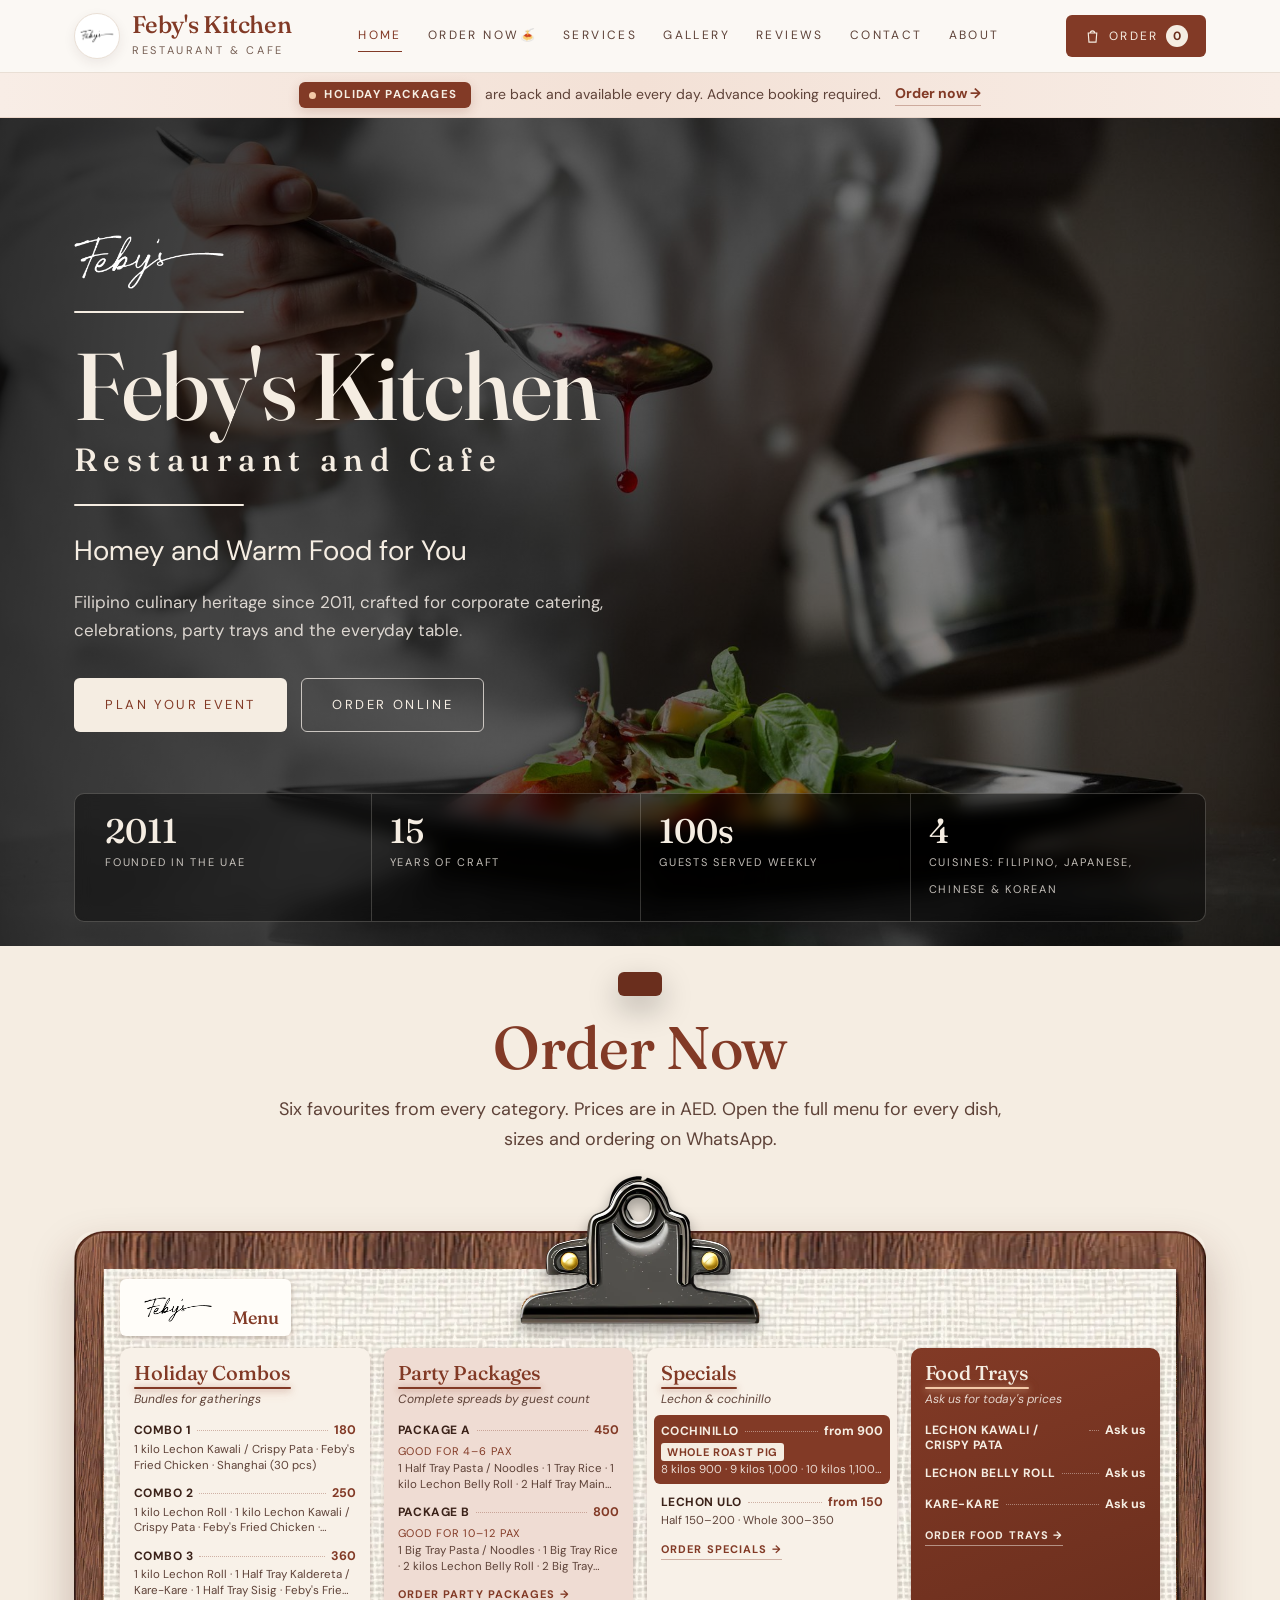
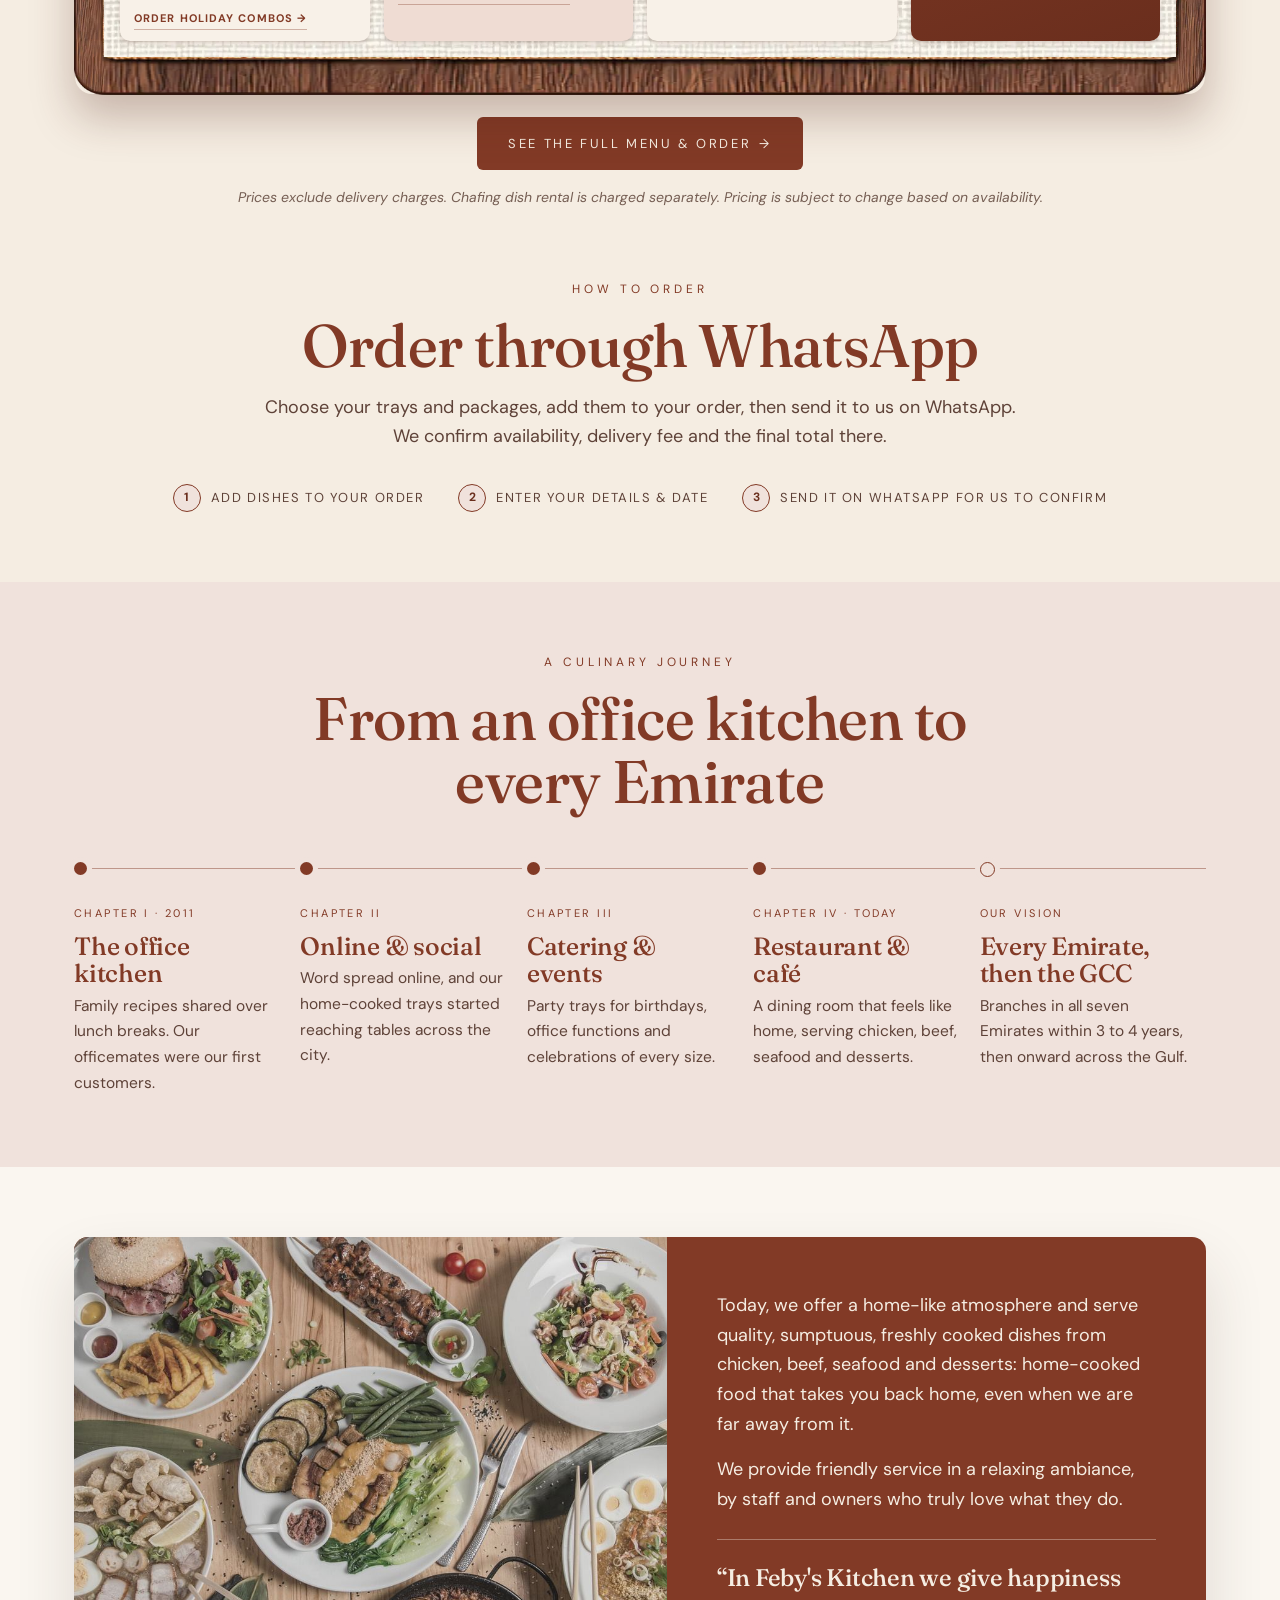
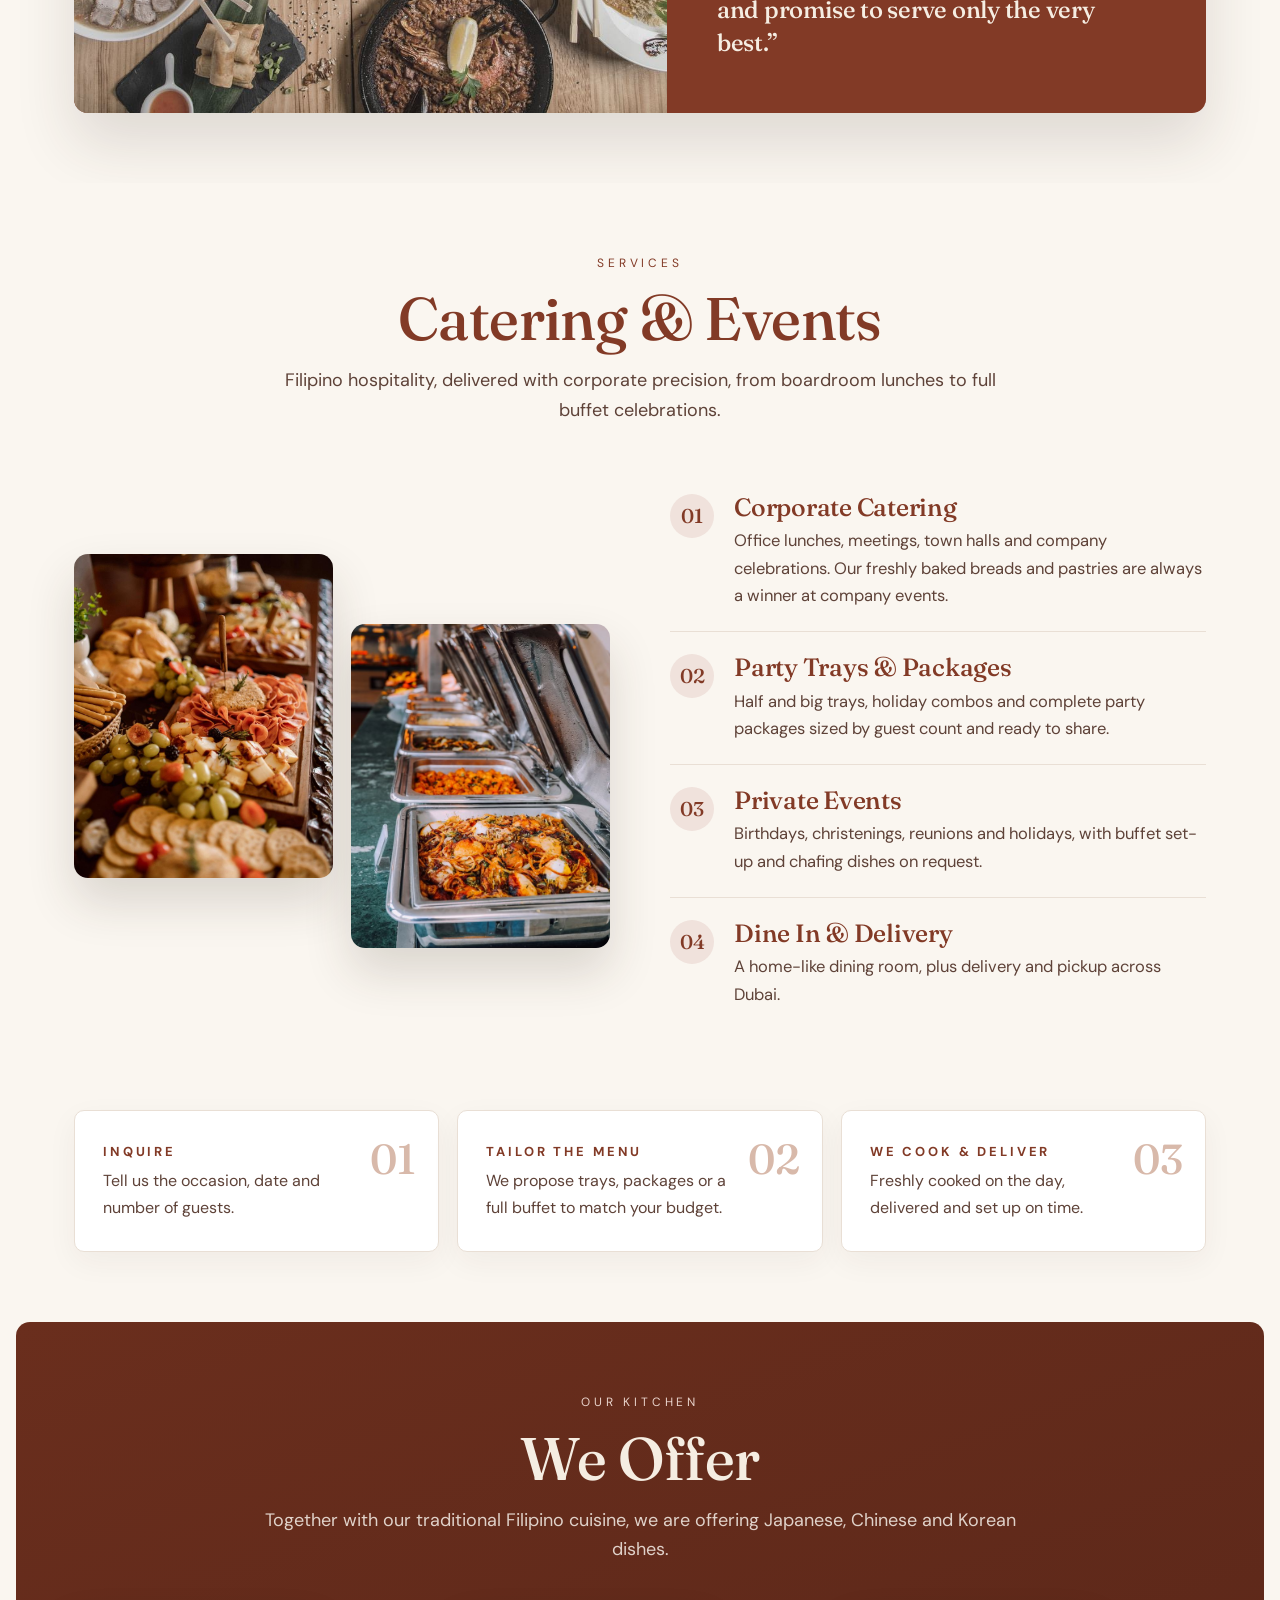
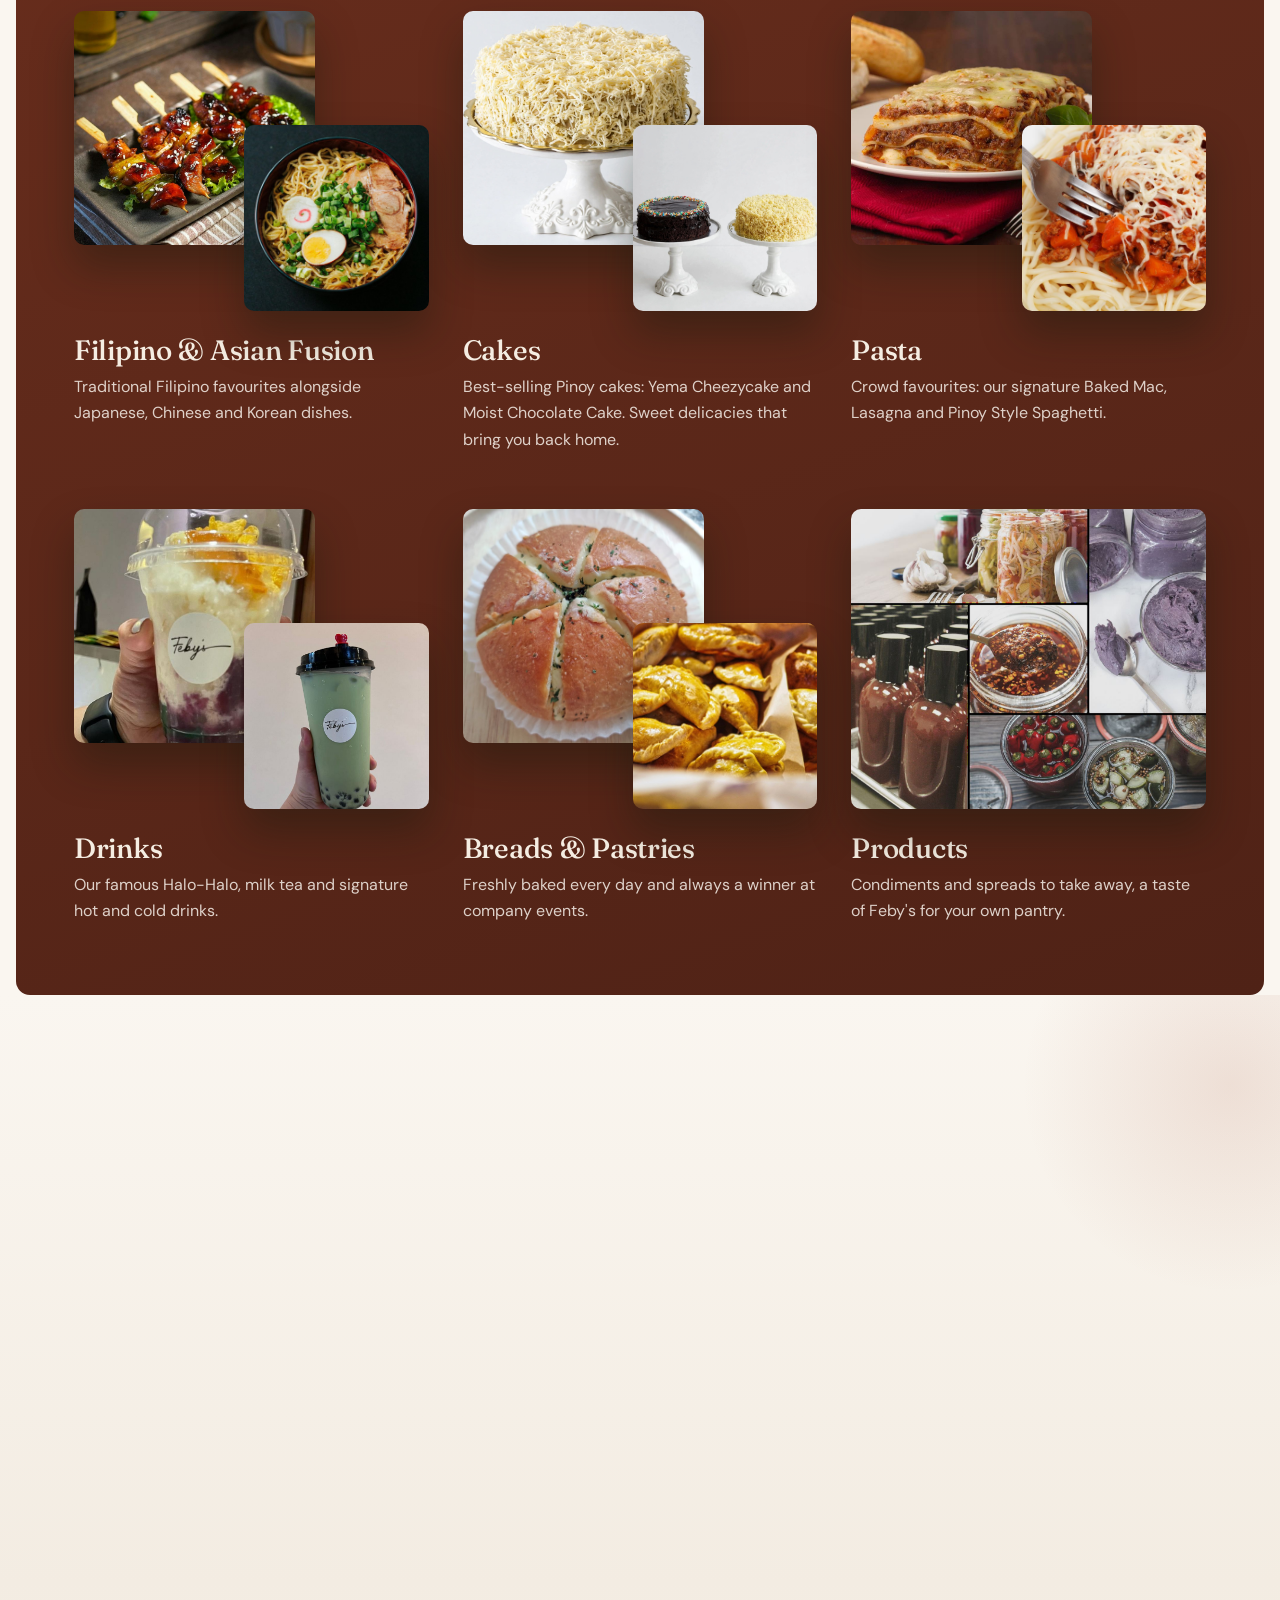
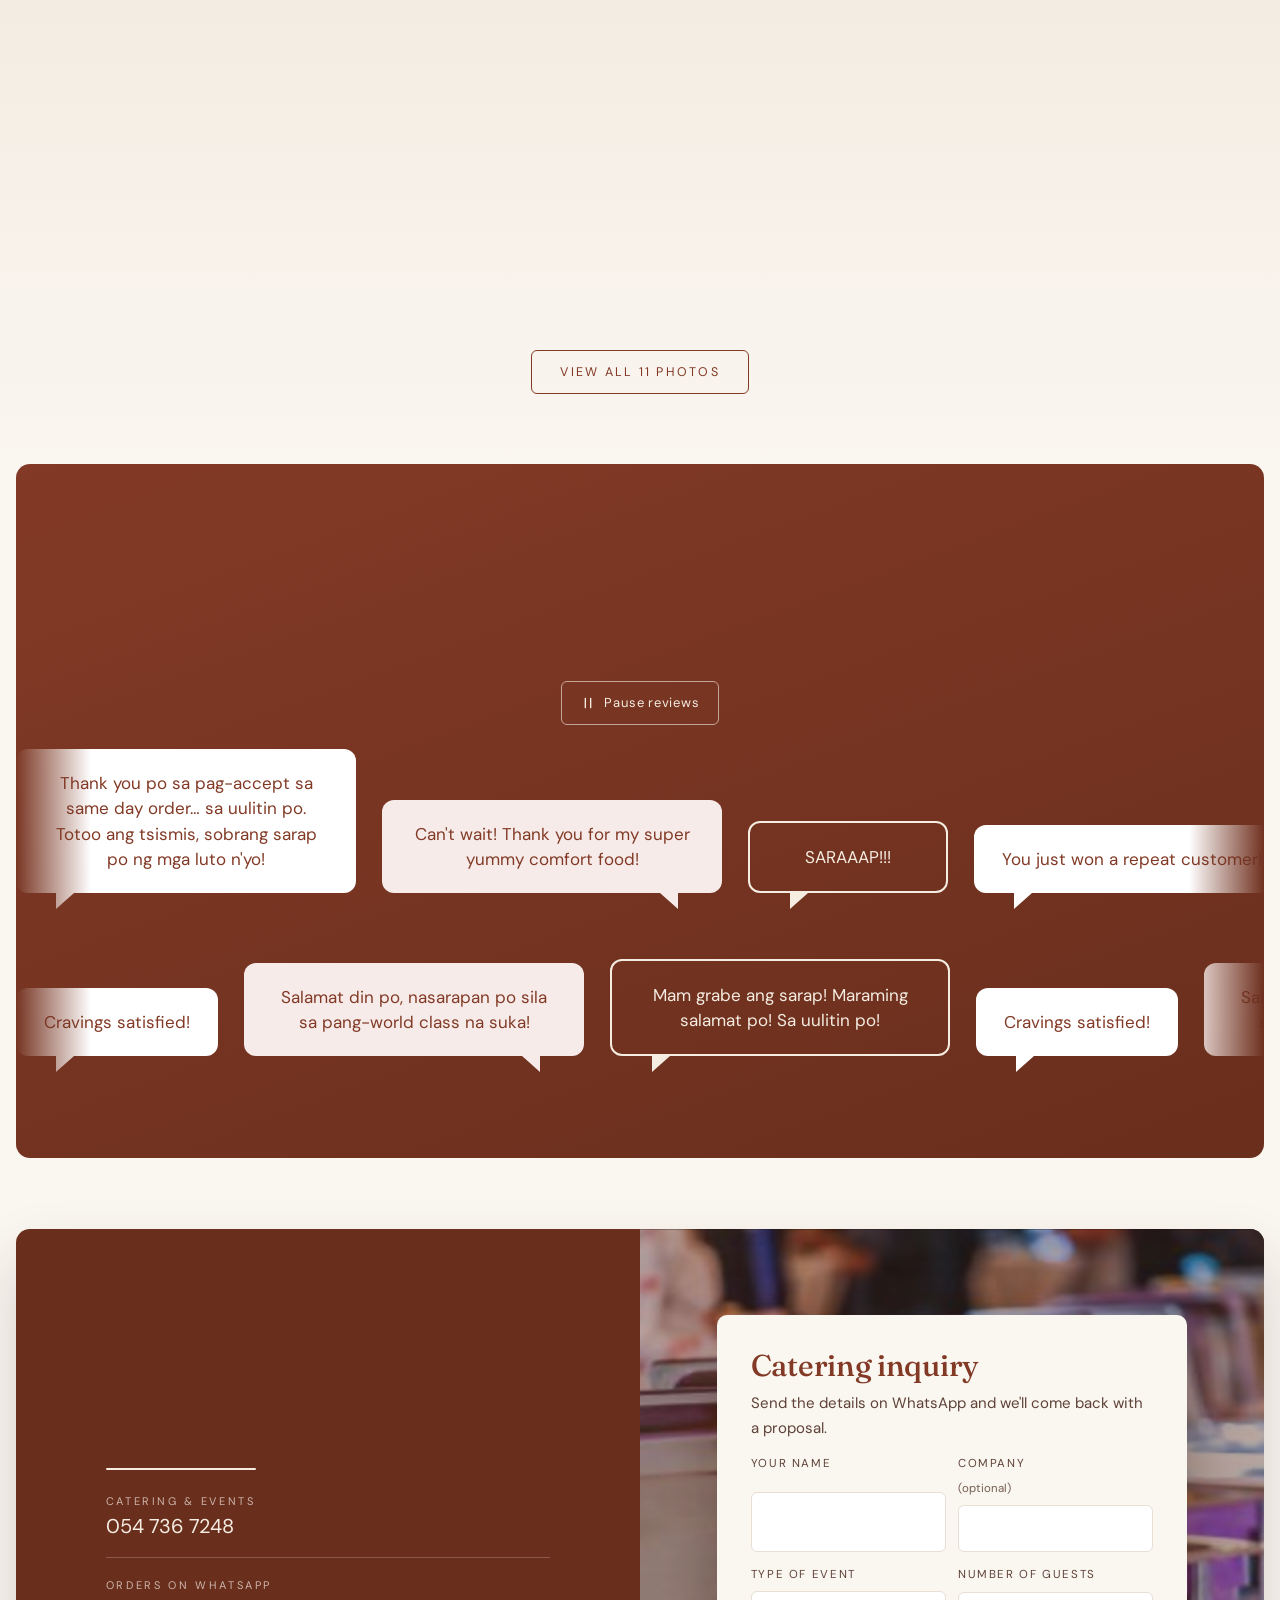
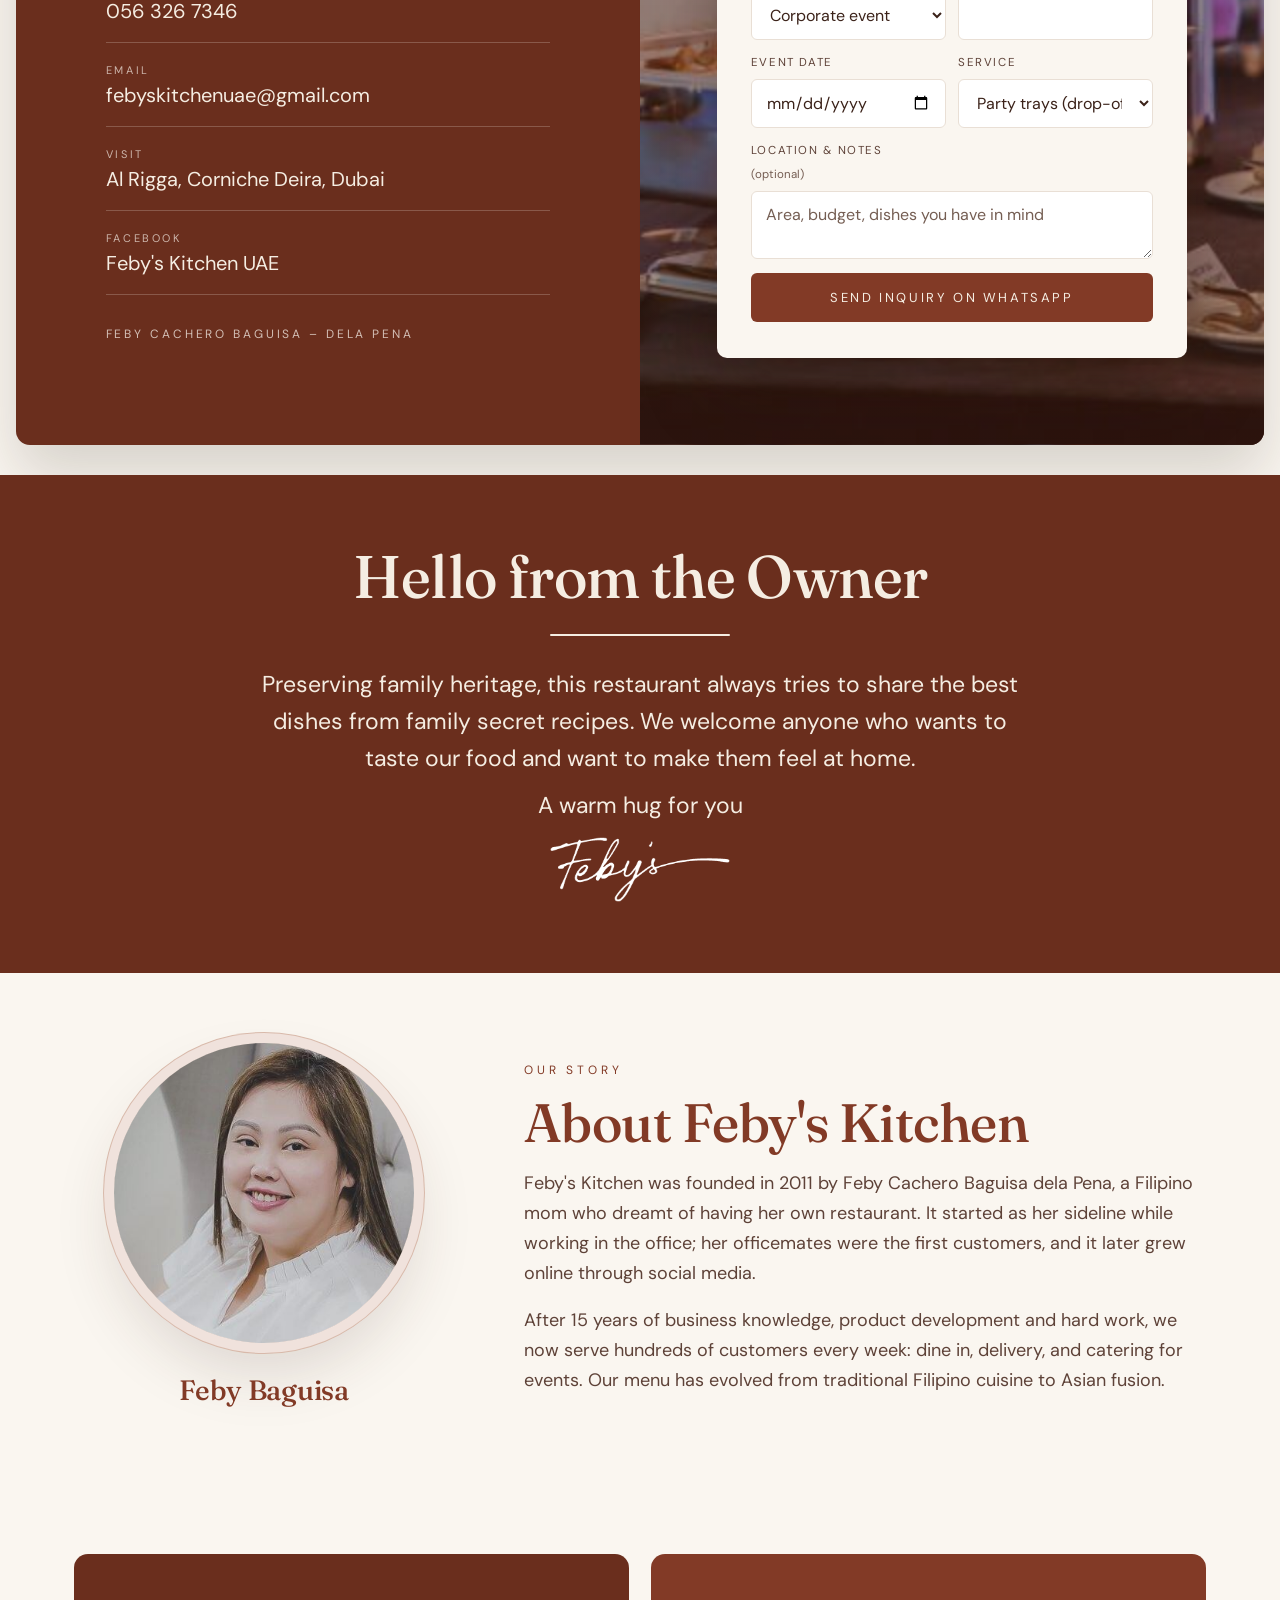
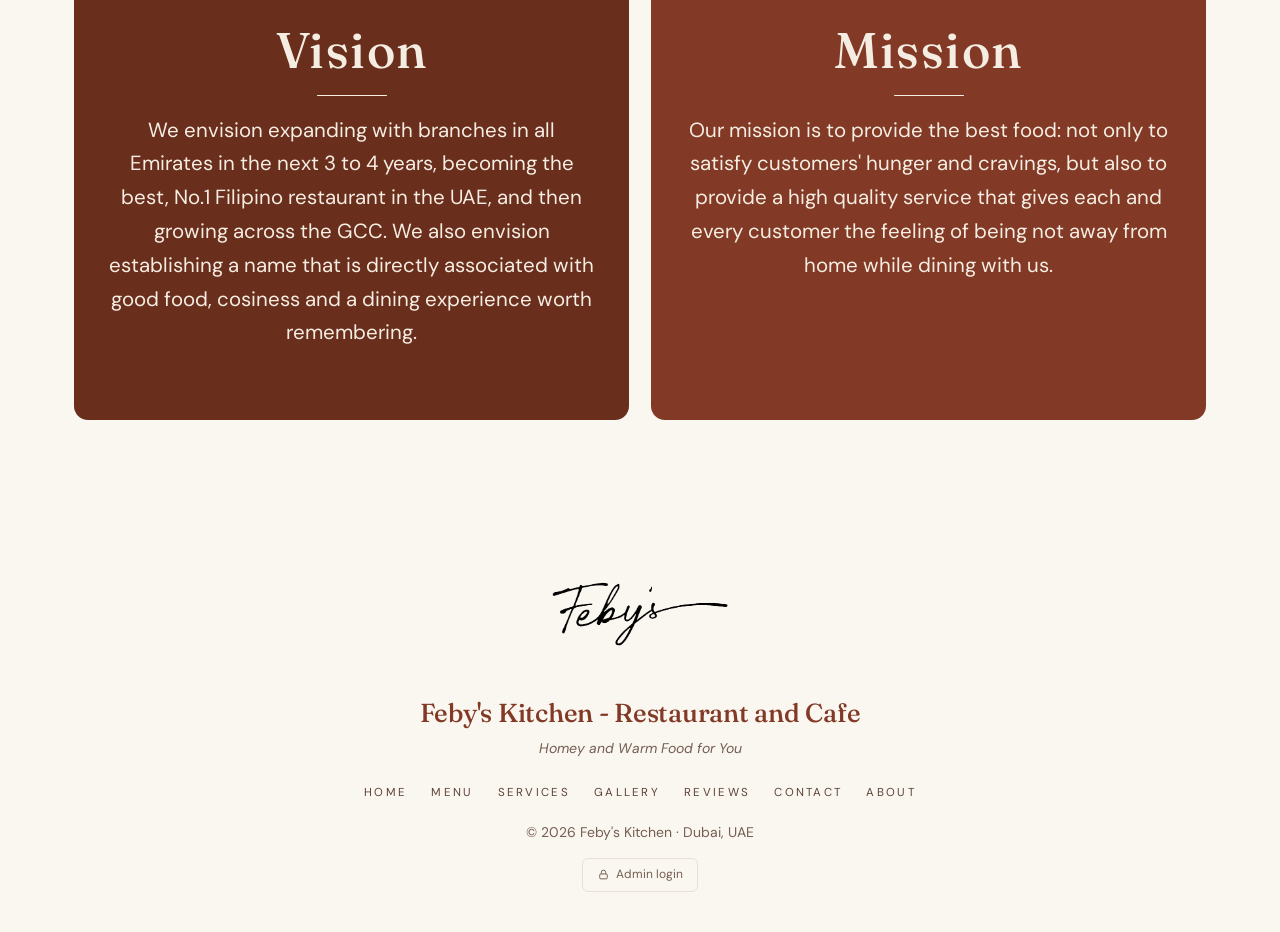
<file: index.html>
<!doctype html>
<html lang="en">
<head>
<meta charset="utf-8">
<meta name="viewport" content="width=device-width, initial-scale=1">
<meta name="color-scheme" content="only light">
<meta name="theme-color" content="#823a26">
<title>Feby's Kitchen - Restaurant and Cafe · Filipino Catering, Party Trays &amp; Events</title>
<meta name="description" content="Feby's Kitchen - Restaurant and Cafe, Dubai — Filipino cuisine since 2011. Corporate catering, party trays and events, cakes, pastries and drinks. Order online through WhatsApp.">
<link rel="preconnect" href="https://fonts.googleapis.com">
<link rel="preconnect" href="https://fonts.gstatic.com" crossorigin>
<link href="https://fonts.googleapis.com/css2?family=Fraunces:ital,opsz,wght@0,9..144,400;0,9..144,500;0,9..144,600;1,9..144,500&family=DM+Sans:ital,wght@0,400;0,500;0,700;1,400&family=Mrs+Saint+Delafield&display=swap" rel="stylesheet">
<link rel="stylesheet" href="styles.css">
<!-- Site switch: turn "Under construction" on/off in site-config.js -->
<script src="site-config.js"></script>
<script>
(function(){
  var cfg = window.FEBYS_SITE || {}, key = "febys_preview";
  try{
    var q = new URLSearchParams(location.search).get("preview");
    if(q && q === cfg.PREVIEW_KEY) sessionStorage.setItem(key, "1");
    if(q === "off") sessionStorage.removeItem(key);
    var preview = sessionStorage.getItem(key) === "1";
  }catch(e){ var preview = false; }
  if(cfg.UNDER_CONSTRUCTION && !preview){
    document.documentElement.style.visibility = "hidden";
    location.replace("construction.html");
  }
})();
</script>
</head>
<body>

<header id="hdr">
  <div class="wrap nav">
    <a class="brand" href="#home" aria-label="Feby's Kitchen, home">
      <img class="mark" src="media/logo.jpg" width="1468" height="779" alt="">
      <div><b>Feby's Kitchen</b><small>Restaurant &amp; Cafe</small></div>
    </a>
    <nav class="nav-links" id="navLinks" aria-label="Main">
      <a href="#home">Home</a>
      <a href="menu.html">Order Now<span aria-hidden="true">🍝</span></a>
      <a href="#services">Services</a>
      <a href="#gallery">Gallery</a>
      <a href="#reviews">Reviews</a>
      <a href="#contact">Contact</a>
      <a href="#about">About</a>
    </nav>
    <div class="nav-end">
      <button class="cart-btn" id="openCart" aria-label="Open your order">
        <svg width="17" height="17" viewBox="0 0 24 24" fill="none" stroke="currentColor" stroke-width="1.6"><path d="M6 7h12l-1 13H7L6 7Z"/><path d="M9 7a3 3 0 0 1 6 0"/></svg>
        <span class="lbl">Order</span> <span class="count" id="cartCount">0</span>
      </button>
      <button class="burger" id="burger" aria-label="Menu" aria-expanded="false" aria-controls="navLinks"><span></span><span></span></button>
    </div>
  </div>
</header>

<div class="notice" id="notice">
  <div class="wrap">
    <b class="n-tag"><i aria-hidden="true"></i><span id="noticeTitle">Holiday Packages</span></b>
    <span class="n-text" id="noticeText">are back and available every day. Advance booking required.</span>
    <a class="n-link" href="menu.html">Order now <span aria-hidden="true">→</span></a>
  </div>
</div>

<!-- ============ HOME ============ -->
<section class="hero" id="home">
  <div class="hero-photo" aria-hidden="true">
    <video class="hero-video" autoplay muted loop playsinline preload="metadata" poster="media/hero-chef.jpg" tabindex="-1">
      <source src="media/1023-optimized.mp4" type="video/mp4">
    </video>
  </div>
  <div class="wrap hero-in">
    <img class="hero-logo reveal" src="media/logo-cream-trim.png" alt="Feby's logo" width="1077" height="388">
    <span class="rule reveal"></span>
    <h1 class="reveal">Feby's Kitchen<span class="hero-title-sub">Restaurant and Cafe</span></h1>
    <span class="rule reveal"></span>
    <p class="tagline reveal">Homey and Warm Food for You</p>
    <p class="hero-sub reveal">Filipino culinary heritage since 2011, crafted for corporate catering, celebrations, party trays and the everyday table.</p>
    <div class="hero-cta reveal">
      <a class="btn btn-cream" href="#plan">Plan your event</a>
      <a class="btn btn-line" href="menu.html">Order online</a>
    </div>
  </div>
  <div class="hero-strip">
    <div class="wrap strip-in">
      <div><b>2011</b><span>Founded in the UAE</span></div>
      <div><b class="yrs-craft">15</b><span>Years of craft</span></div>
      <div><b>100s</b><span>Guests served weekly</span></div>
      <div><b>4</b><span>Cuisines: Filipino, Japanese, Chinese &amp; Korean</span></div>
    </div>
  </div>
</section>

<!-- ============ MENU · ORDER ONLINE ============ -->
<section class="order" id="order">
  <div class="wrap">
    <div class="sec-head reveal"><h2 class="display dark">Order Now</h2>
      <p>Six favourites from every category. Prices are in AED. Open the full menu for every dish, sizes and ordering on WhatsApp.</p></div>
    <nav class="tabs tabs-links" id="tabs" aria-label="Menu categories"></nav>
    <div id="menuRoot"></div>
    <div class="menu-more"><a class="btn btn-rust" href="menu.html">See the full menu &amp; order <span aria-hidden="true">→</span></a></div>
    <p class="fine" id="footnote">Prices exclude delivery charges. Chafing dish rental is charged separately. Pricing is subject to change based on availability.</p>
    <div class="order-cta">
      <div class="sec-head reveal"><div class="eyebrow">How to order</div><h2 class="display dark">Order through WhatsApp</h2>
        <p>Choose your trays and packages, add them to your order, then send it to us on WhatsApp. We confirm availability, delivery fee and the final total there.</p></div>
      <ol class="how reveal">
        <li><b>1</b>Add dishes to your order</li>
        <li><b>2</b>Enter your details &amp; date</li>
        <li><b>3</b>Send it on WhatsApp for us to confirm</li>
      </ol>
    </div>
  </div>
</section>

<div class="journey">
  <div class="wrap">
    <div class="sec-head reveal"><div class="eyebrow">A culinary journey</div><h2 class="display dark">From an office kitchen to every Emirate</h2></div>
    <ol class="timeline">
      <li class="reveal"><span>Chapter I · 2011</span><h3>The office kitchen</h3><p>Family recipes shared over lunch breaks. Our officemates were our first customers.</p></li>
      <li class="reveal"><span>Chapter II</span><h3>Online &amp; social</h3><p>Word spread online, and our home-cooked trays started reaching tables across the city.</p></li>
      <li class="reveal"><span>Chapter III</span><h3>Catering &amp; events</h3><p>Party trays for birthdays, office functions and celebrations of every size.</p></li>
      <li class="reveal"><span>Chapter IV · Today</span><h3>Restaurant &amp; café</h3><p>A dining room that feels like home, serving chicken, beef, seafood and desserts.</p></li>
      <li class="reveal next"><span>Our vision</span><h3>Every Emirate, then the GCC</h3><p>Branches in all seven Emirates within 3 to 4 years, then onward across the Gulf.</p></li>
    </ol>
  </div>
</div>

<div class="spread">
  <div class="wrap spread-grid">
    <img class="reveal" src="media/spread.jpg" width="1150" height="767" alt="A table of Feby's dishes" loading="lazy">
    <div class="reveal">
      <p>Today, we offer a home-like atmosphere and serve quality, sumptuous, freshly cooked dishes from chicken, beef, seafood and desserts: home-cooked food that takes you back home, even when we are far away from it.</p>
      <p>We provide friendly service in a relaxing ambiance, by staff and owners who truly love what they do.</p>
      <p class="promise">“In Feby's Kitchen we give happiness and promise to serve only the very best.”</p>
    </div>
  </div>
</div>

<!-- ============ SERVICES & MENU ============ -->
<section class="services" id="services">
  <div class="wrap">
    <div class="sec-head reveal"><div class="eyebrow">Services</div><h2 class="display dark">Catering &amp; Events</h2>
      <p>Filipino hospitality, delivered with corporate precision, from boardroom lunches to full buffet celebrations.</p></div>

    <div class="svc-feature">
      <div class="svc-photos reveal">
        <img src="media/grazing.jpg" width="800" height="1200" alt="Grazing table set up for an event" loading="lazy">
        <img src="media/chafing.jpg" width="1200" height="800" alt="Buffet line in chafing dishes" loading="lazy">
      </div>
      <div class="svc-list">
        <article class="reveal"><span>01</span><div><h3>Corporate Catering</h3><p>Office lunches, meetings, town halls and company celebrations. Our freshly baked breads and pastries are always a winner at company events.</p></div></article>
        <article class="reveal"><span>02</span><div><h3>Party Trays &amp; Packages</h3><p>Half and big trays, holiday combos and complete party packages sized by guest count and ready to share.</p></div></article>
        <article class="reveal"><span>03</span><div><h3>Private Events</h3><p>Birthdays, christenings, reunions and holidays, with buffet set-up and chafing dishes on request.</p></div></article>
        <article class="reveal"><span>04</span><div><h3>Dine In &amp; Delivery</h3><p>A home-like dining room, plus delivery and pickup across Dubai.</p></div></article>
      </div>
    </div>

    <ol class="steps reveal" aria-label="How catering works">
      <li><b>Inquire</b><span>Tell us the occasion, date and number of guests.</span></li>
      <li><b>Tailor the menu</b><span>We propose trays, packages or a full buffet to match your budget.</span></li>
      <li><b>We cook &amp; deliver</b><span>Freshly cooked on the day, delivered and set up on time.</span></li>
    </ol>
  </div>

  <div class="kitchen">
    <div class="wrap">
      <div class="sec-head reveal"><div class="eyebrow light">Our kitchen</div><h2 class="display">We Offer</h2>
        <p>Together with our traditional Filipino cuisine, we are offering Japanese, Chinese and Korean dishes.</p></div>
      <div class="collections">
        <article class="col reveal">
          <div class="col-pics"><img src="media/yakitori.jpg" width="800" height="1200" alt="Grilled skewers" loading="lazy"><img src="media/ramen.jpg" width="824" height="1185" alt="Ramen" loading="lazy"></div>
          <h3>Filipino &amp; Asian Fusion</h3><p>Traditional Filipino favourites alongside Japanese, Chinese and Korean dishes.</p>
        </article>
        <article class="col reveal">
          <div class="col-pics"><img src="media/yema-cake.jpg" width="1648" height="1456" alt="Yema Cheezycake" loading="lazy"><img src="media/cakes.jpg" width="1080" height="1080" alt="Moist chocolate cake" loading="lazy"></div>
          <h3>Cakes</h3><p>Best-selling Pinoy cakes: Yema Cheezycake and Moist Chocolate Cake. Sweet delicacies that bring you back home.</p>
        </article>
        <article class="col reveal">
          <div class="col-pics"><img src="media/lasagna.jpg" width="1200" height="800" alt="Lasagna" loading="lazy"><img src="media/spaghetti.jpg" width="1200" height="800" alt="Pinoy-style spaghetti" loading="lazy"></div>
          <h3>Pasta</h3><p>Crowd favourites: our signature Baked Mac, Lasagna and Pinoy Style Spaghetti.</p>
        </article>
        <article class="col reveal">
          <div class="col-pics"><img src="media/halo-halo.jpg" width="696" height="884" alt="Halo-halo" loading="lazy"><img src="media/matcha.jpg" width="720" height="960" alt="Matcha milk tea" loading="lazy"></div>
          <h3>Drinks</h3><p>Our famous Halo-Halo, milk tea and signature hot and cold drinks.</p>
        </article>
        <article class="col reveal">
          <div class="col-pics"><img src="media/cheese-bread.jpg" width="1042" height="1088" alt="Cheese garlic bread" loading="lazy"><img src="media/empanada.jpg" width="1200" height="800" alt="Empanada" loading="lazy"></div>
          <h3>Breads &amp; Pastries</h3><p>Freshly baked every day and always a winner at company events.</p>
        </article>
        <article class="col reveal">
          <div class="col-pics one"><img src="media/products.jpg" width="1200" height="1106" alt="Condiments and spreads in jars" loading="lazy"></div>
          <h3>Products</h3><p>Condiments and spreads to take away, a taste of Feby's for your own pantry.</p>
        </article>
      </div>
    </div>
  </div>
</section>

<!-- ============ GALLERY ============ -->
<section class="gallery" id="gallery" aria-label="Photo gallery">
  <div class="wrap">
    <div class="g-head">
      <div class="sec-head reveal"><div class="eyebrow">Gallery</div><h2 class="display dark">From Our Kitchen</h2><p>Dishes, celebrations and catering set-ups we've had the joy of serving. Select a photo to see it larger.</p></div>
      <div class="g-filters reveal" id="gFilters" role="group" aria-label="Filter photos"></div>
    </div>
    <div class="g-grid" id="gGrid" aria-live="polite"></div>
    <div class="g-actions"><button class="g-more-btn hidden" id="gMore" type="button">View all photos</button></div>
  </div>
</section>

<div class="lightbox hidden" id="lightbox" role="dialog" aria-modal="true" aria-label="Photo viewer">
  <span class="lb-count" id="lbCount"></span>
  <button class="lb-x" id="lbClose" aria-label="Close">×</button>
  <button class="lb-nav lb-prev" id="lbPrev" aria-label="Previous photo">‹</button>
  <figure><img id="lbImg" alt=""><figcaption id="lbCap"></figcaption></figure>
  <button class="lb-nav lb-next" id="lbNext" aria-label="Next photo">›</button>
</div>

<!-- ============ REVIEWS ============ -->
<section class="reviews" id="reviews" aria-label="Customer reviews">
  <div class="wrap">
    <div class="sec-head reveal"><h2 class="display">What They Say About Us</h2><p>Messages from our customers.</p></div>
    <button class="rv-toggle" id="rvToggle" type="button">
      <svg class="i-pause" viewBox="0 0 24 24" aria-hidden="true"><path d="M8 5v14M16 5v14"/></svg>
      <svg class="i-play" viewBox="0 0 24 24" aria-hidden="true"><path d="M7 5l12 7-12 7z"/></svg>
      <span>Pause reviews</span>
    </button>
  </div>
  <div class="rv-lane"><div class="rv-track" id="rvTrack"></div></div>
  <div class="rv-lane rv-lane2"><div class="rv-track rev" id="rvTrack2"></div></div>
  <p class="rv-note hidden" id="rvNote">Some reviews shown are samples.</p>
</section>

<!-- ============ CONTACT ============ -->
<section class="contact" id="contact">
  <div class="contact-grid">
    <div class="contact-info">
      <h2 class="display reveal">Let's Plan Your Table</h2>
      <span class="rule light"></span>
      <ul class="c-list reveal">
        <li><small>Catering &amp; events</small><a id="cateringLink" href="tel:+971547367248">054 736 7248</a></li>
        <li><small>Orders on WhatsApp</small><a id="waLink" href="https://wa.me/971563267346" target="_blank" rel="noopener">056 326 7346</a></li>
        <li><small>Email</small><a href="mailto:febyskitchenuae@gmail.com">febyskitchenuae@gmail.com</a></li>
        <li><small>Visit</small><a href="https://maps.google.com/?q=Al+Rigga+Corniche+Deira+Dubai" target="_blank" rel="noopener">Al Rigga, Corniche Deira, Dubai</a></li>
        <li><small>Facebook</small><a href="https://www.facebook.com/febyskitchenuae" target="_blank" rel="noopener">Feby's Kitchen UAE</a></li>
      </ul>
      <div class="owner">Feby Cachero Baguisa – dela Pena</div>
    </div>
    <div class="plan" id="plan">
      <form class="plan-form reveal" id="planForm" novalidate>
        <h3>Catering inquiry</h3>
        <p>Send the details on WhatsApp and we'll come back with a proposal.</p>
        <div class="row2">
          <label>Your name<input name="name" required autocomplete="name"></label>
          <label>Company <span>(optional)</span><input name="company" autocomplete="organization"></label>
        </div>
        <div class="row2">
          <label>Type of event
            <select name="type">
              <option>Corporate event</option><option>Office lunch / meeting</option><option>Birthday</option>
              <option>Wedding / anniversary</option><option>Christening</option><option>Holiday party</option><option>Other</option>
            </select></label>
          <label>Number of guests<input name="guests" type="number" min="1" max="2000" inputmode="numeric" required></label>
        </div>
        <div class="row2">
          <label>Event date<input name="date" type="date" required id="planDate"></label>
          <label>Service
            <select name="service"><option>Party trays (drop-off)</option><option>Buffet with chafing dishes</option><option>Packed meals</option><option>Not sure yet</option></select></label>
        </div>
        <label>Location &amp; notes <span>(optional)</span><textarea name="notes" rows="2" placeholder="Area, budget, dishes you have in mind"></textarea></label>
        <button class="btn btn-rust full" type="submit">Send inquiry on WhatsApp</button>
      </form>
    </div>
  </div>
</section>

<!-- ============ ABOUT ============ -->
<section class="about" id="about">
  <div class="letter">
    <div class="wrap narrow reveal">
      <h2 class="display">Hello from the Owner</h2>
      <span class="rule light"></span>
      <p>Preserving family heritage, this restaurant always tries to share the best dishes from family secret recipes. We welcome anyone who wants to taste our food and want to make them feel at home.</p>
      <p>A warm hug for you</p>
      <img class="sign" src="media/logo-cream-trim.png" alt="Feby's logo" width="1077" height="388" loading="lazy">
    </div>
  </div>

  <div class="founder">
    <div class="wrap founder-grid">
      <figure class="reveal">
        <img src="media/feby.jpg" width="389" height="506" alt="Feby Baguisa, founder of Feby's Kitchen" loading="lazy">
        <figcaption>Feby Baguisa</figcaption>
      </figure>
      <div class="reveal">
        <div class="eyebrow">Our story</div>
        <h2 class="display dark">About Feby's Kitchen</h2>
        <p>Feby's Kitchen was founded in 2011 by Feby Cachero Baguisa dela Pena, a Filipino mom who dreamt of having her own restaurant. It started as her sideline while working in the office; her officemates were the first customers, and it later grew online through social media.</p>
        <p>After <span class="yrs-craft">15</span> years of business knowledge, product development and hard work, we now serve hundreds of customers every week: dine in, delivery, and catering for events. Our menu has evolved from traditional Filipino cuisine to Asian fusion.</p>
      </div>
    </div>
  </div>

</section>

<div class="vm">
  <div class="vm-col vm-dark reveal">
    <h3 class="display">Vision</h3><span class="rule light short"></span>
    <p>We envision expanding with branches in all Emirates in the next 3 to 4 years, becoming the best, No.1 Filipino restaurant in the UAE, and then growing across the GCC. We also envision establishing a name that is directly associated with good food, cosiness and a dining experience worth remembering.</p>
  </div>
  <div class="vm-col vm-light reveal">
    <h3 class="display dark">Mission</h3><span class="rule short"></span>
    <p>Our mission is to provide the best food: not only to satisfy customers' hunger and cravings, but also to provide a high quality service that gives each and every customer the feeling of being not away from home while dining with us.</p>
  </div>
</div>

<footer>
  <div class="wrap foot-in">
    <img class="f-logo" src="media/logo_trns.png" width="1468" height="779" alt="Feby's logo" loading="lazy">
    <div class="f-name">Feby's Kitchen - Restaurant and Cafe</div>
    <div class="f-tag">Homey and Warm Food for You</div>
    <nav class="f-nav" aria-label="Footer"><a href="#home">Home</a><a href="menu.html">Menu</a><a href="#services">Services</a><a href="#gallery">Gallery</a><a href="#reviews">Reviews</a><a href="#contact">Contact</a><a href="#about">About</a></nav>
    <div class="copyright">© <span id="yr"></span> Feby's Kitchen · Dubai, UAE</div>
    <a class="admin-link" href="admin.html" target="_blank" rel="nofollow noopener"><svg viewBox="0 0 24 24"><rect x="5" y="11" width="14" height="9" rx="2"/><path d="M8 11V8a4 4 0 0 1 8 0v3"/></svg>Admin login</a>
  </div>
</footer>

<div class="overlay" id="overlay"></div>
<aside class="drawer" id="drawer" aria-label="Your order" inert>
  <div class="dh"><h3 id="dTitle">Your order</h3><button class="x" id="closeCart" aria-label="Close">×</button></div>
  <div class="db" id="dBody"></div>
  <div class="df" id="dFoot"></div>
</aside>
<div class="toast" id="toast" role="status" aria-live="polite"></div>

<script src="script.js"></script>
<script src="track.js" defer></script>
</body>
</html>
</file>
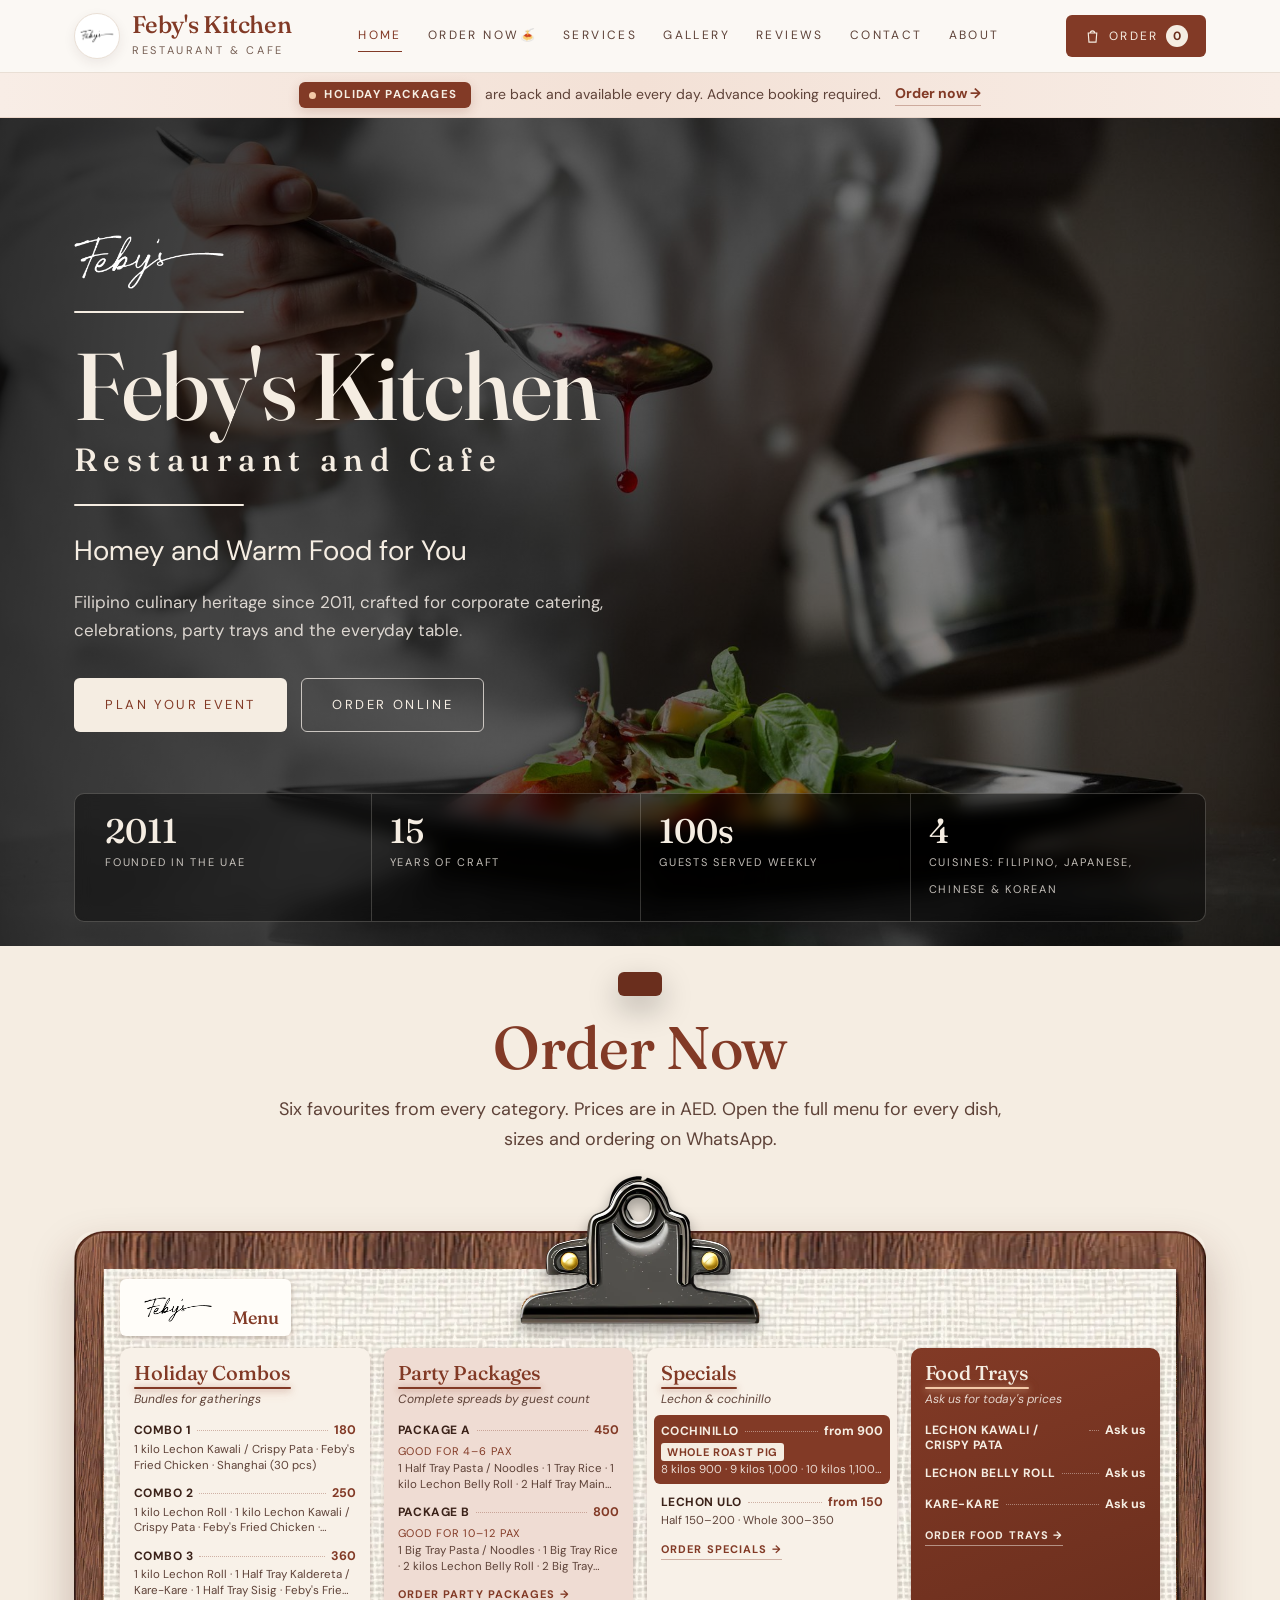
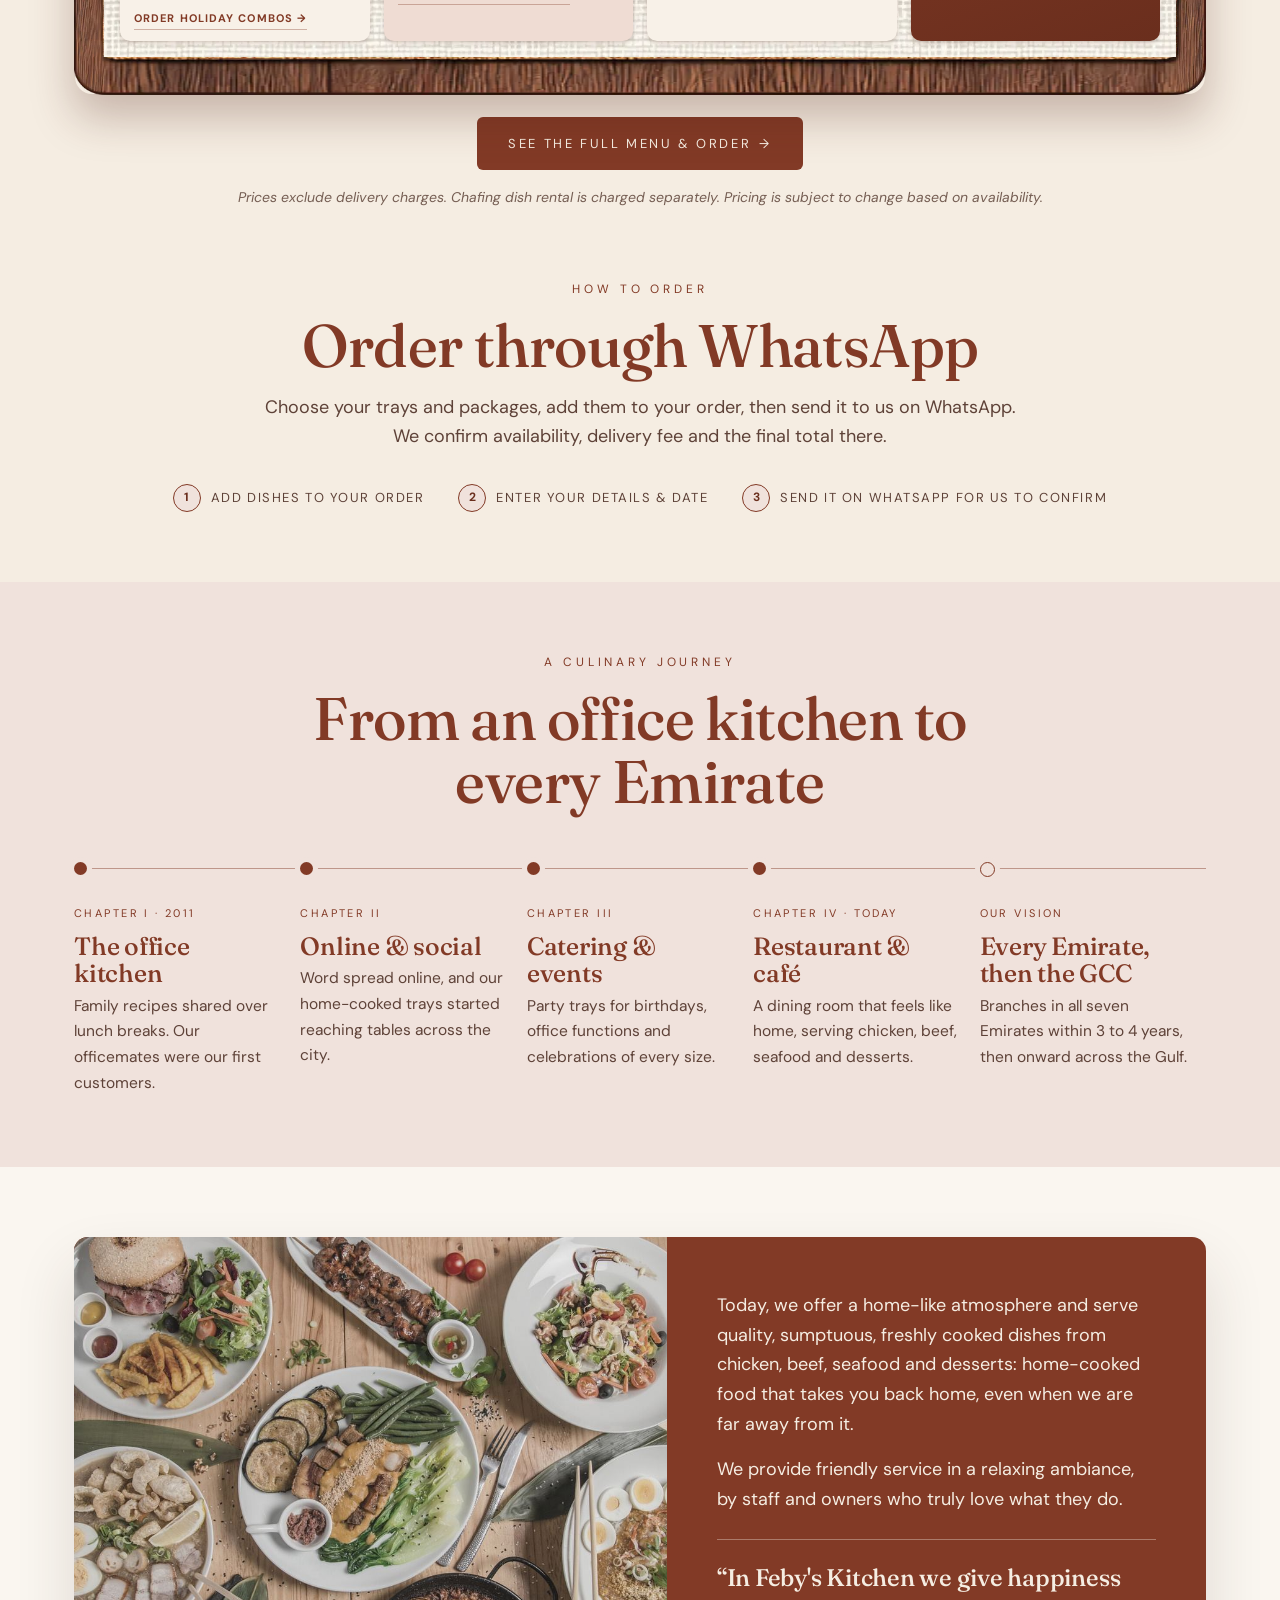
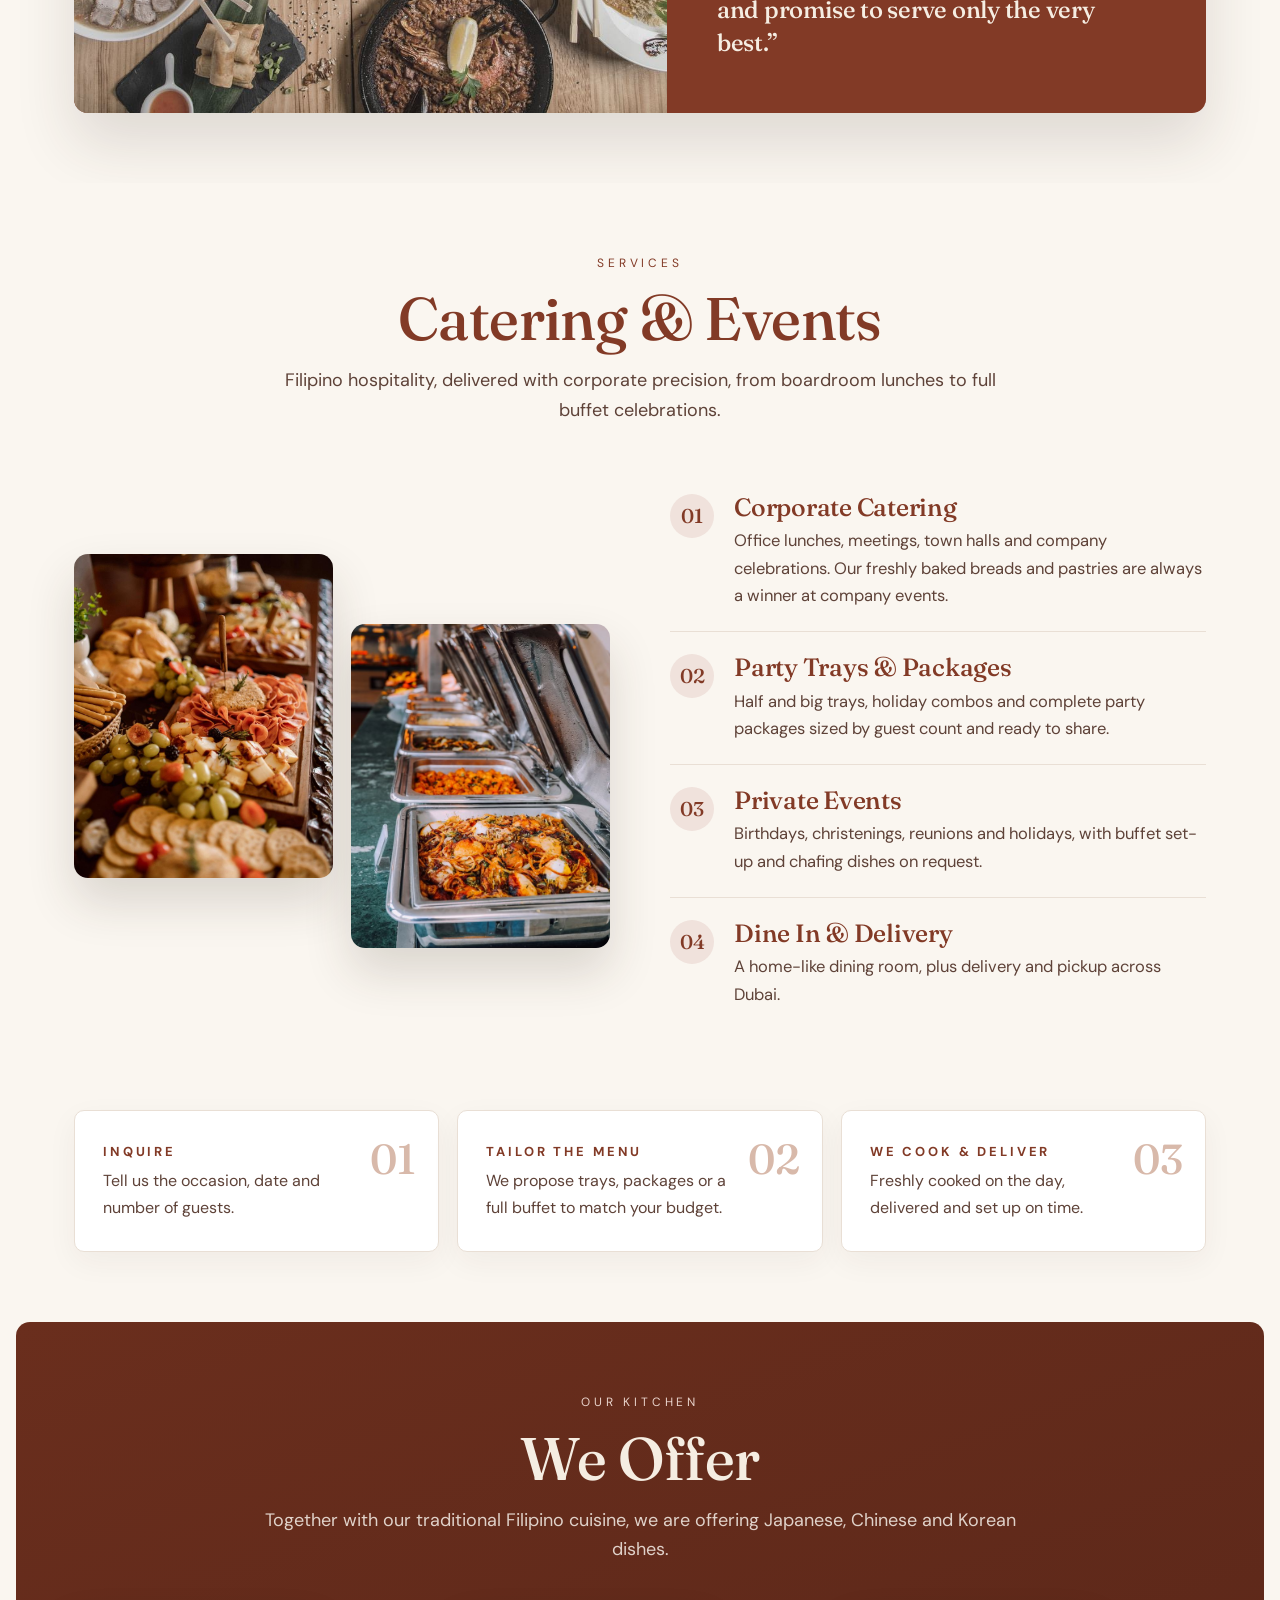
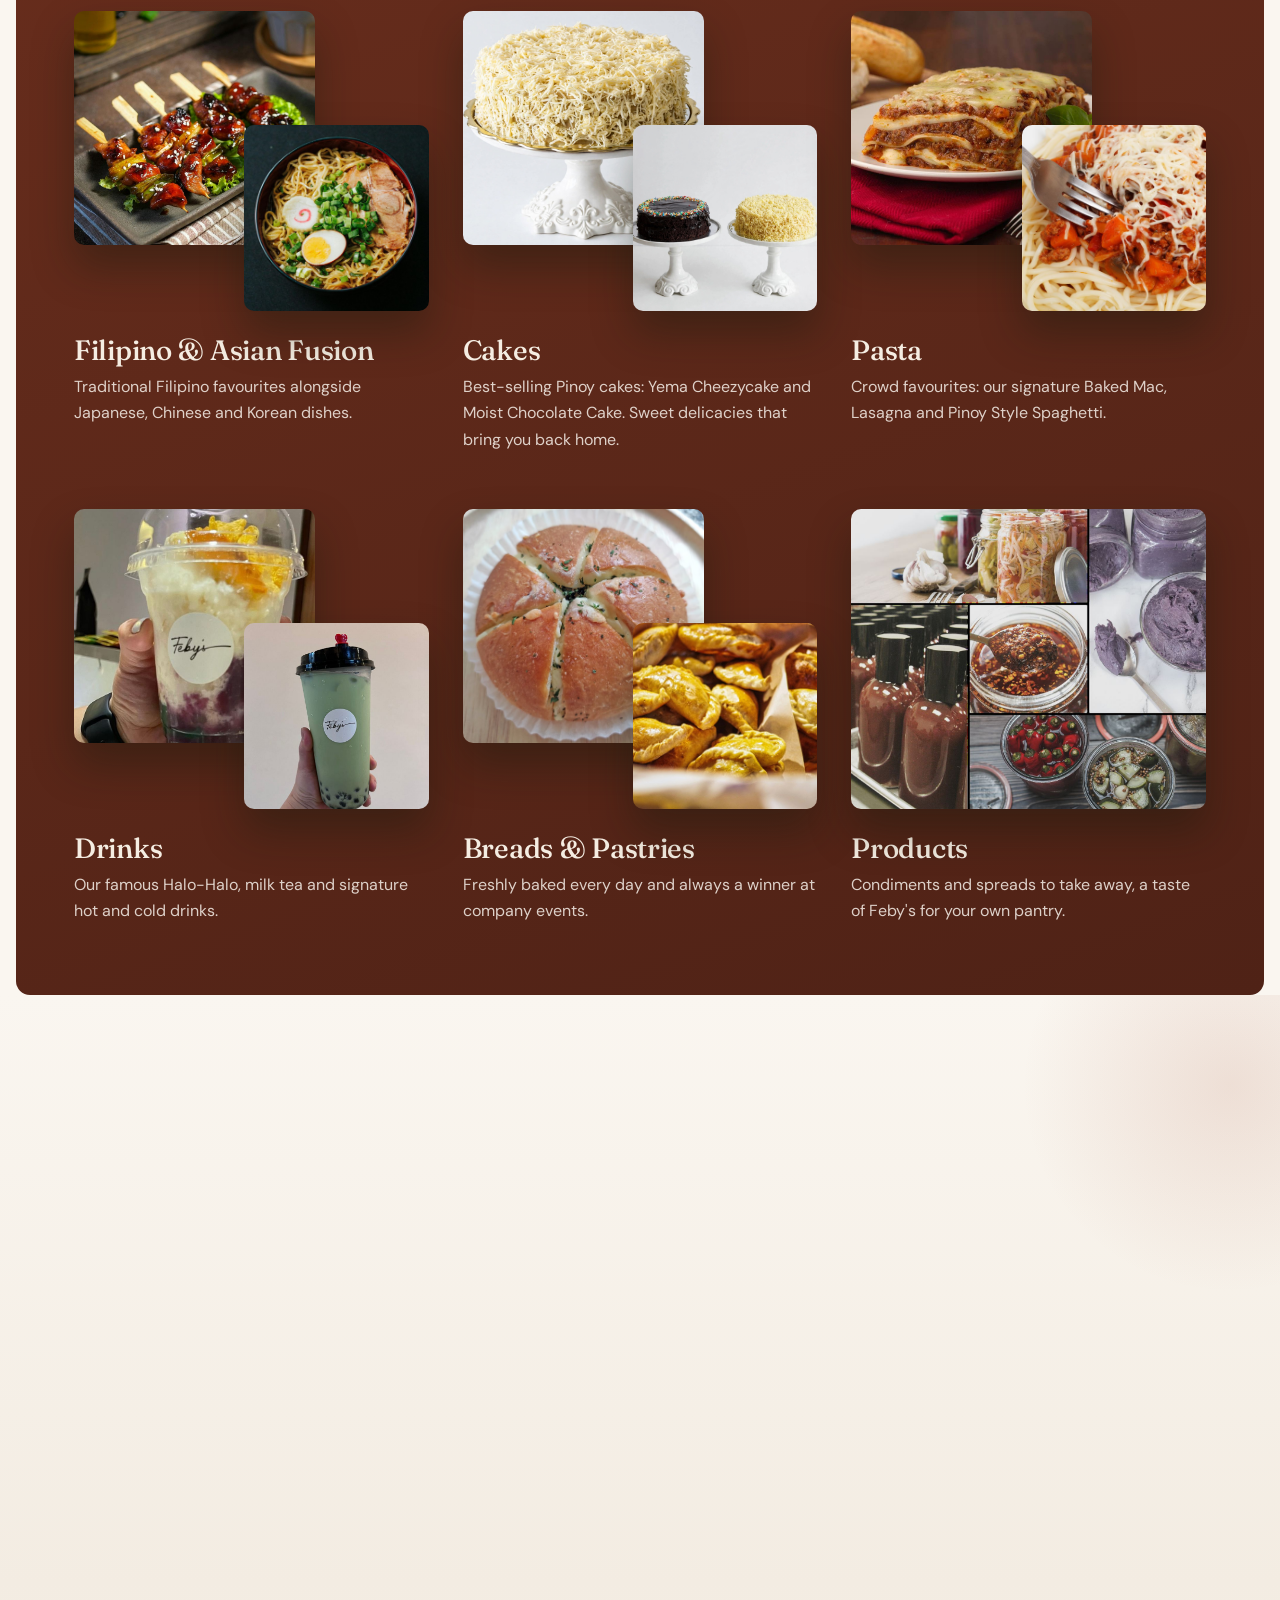
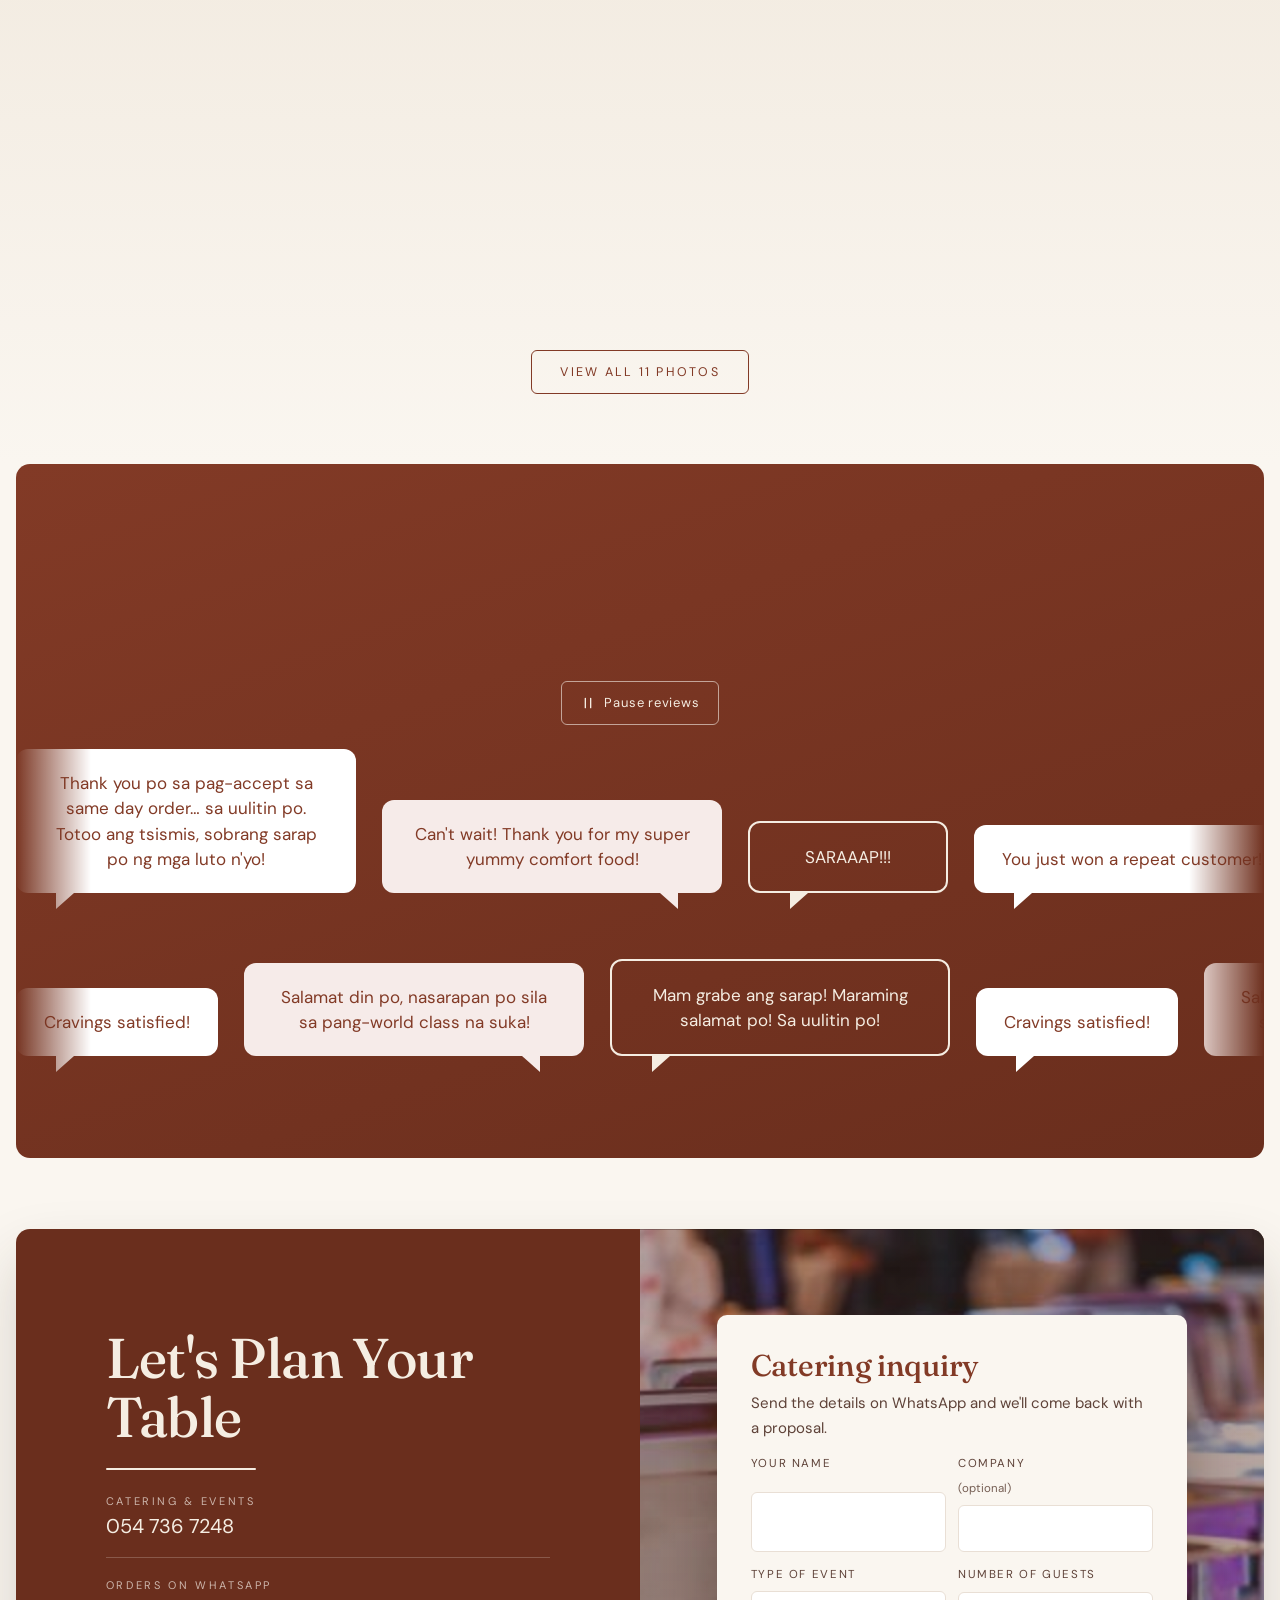
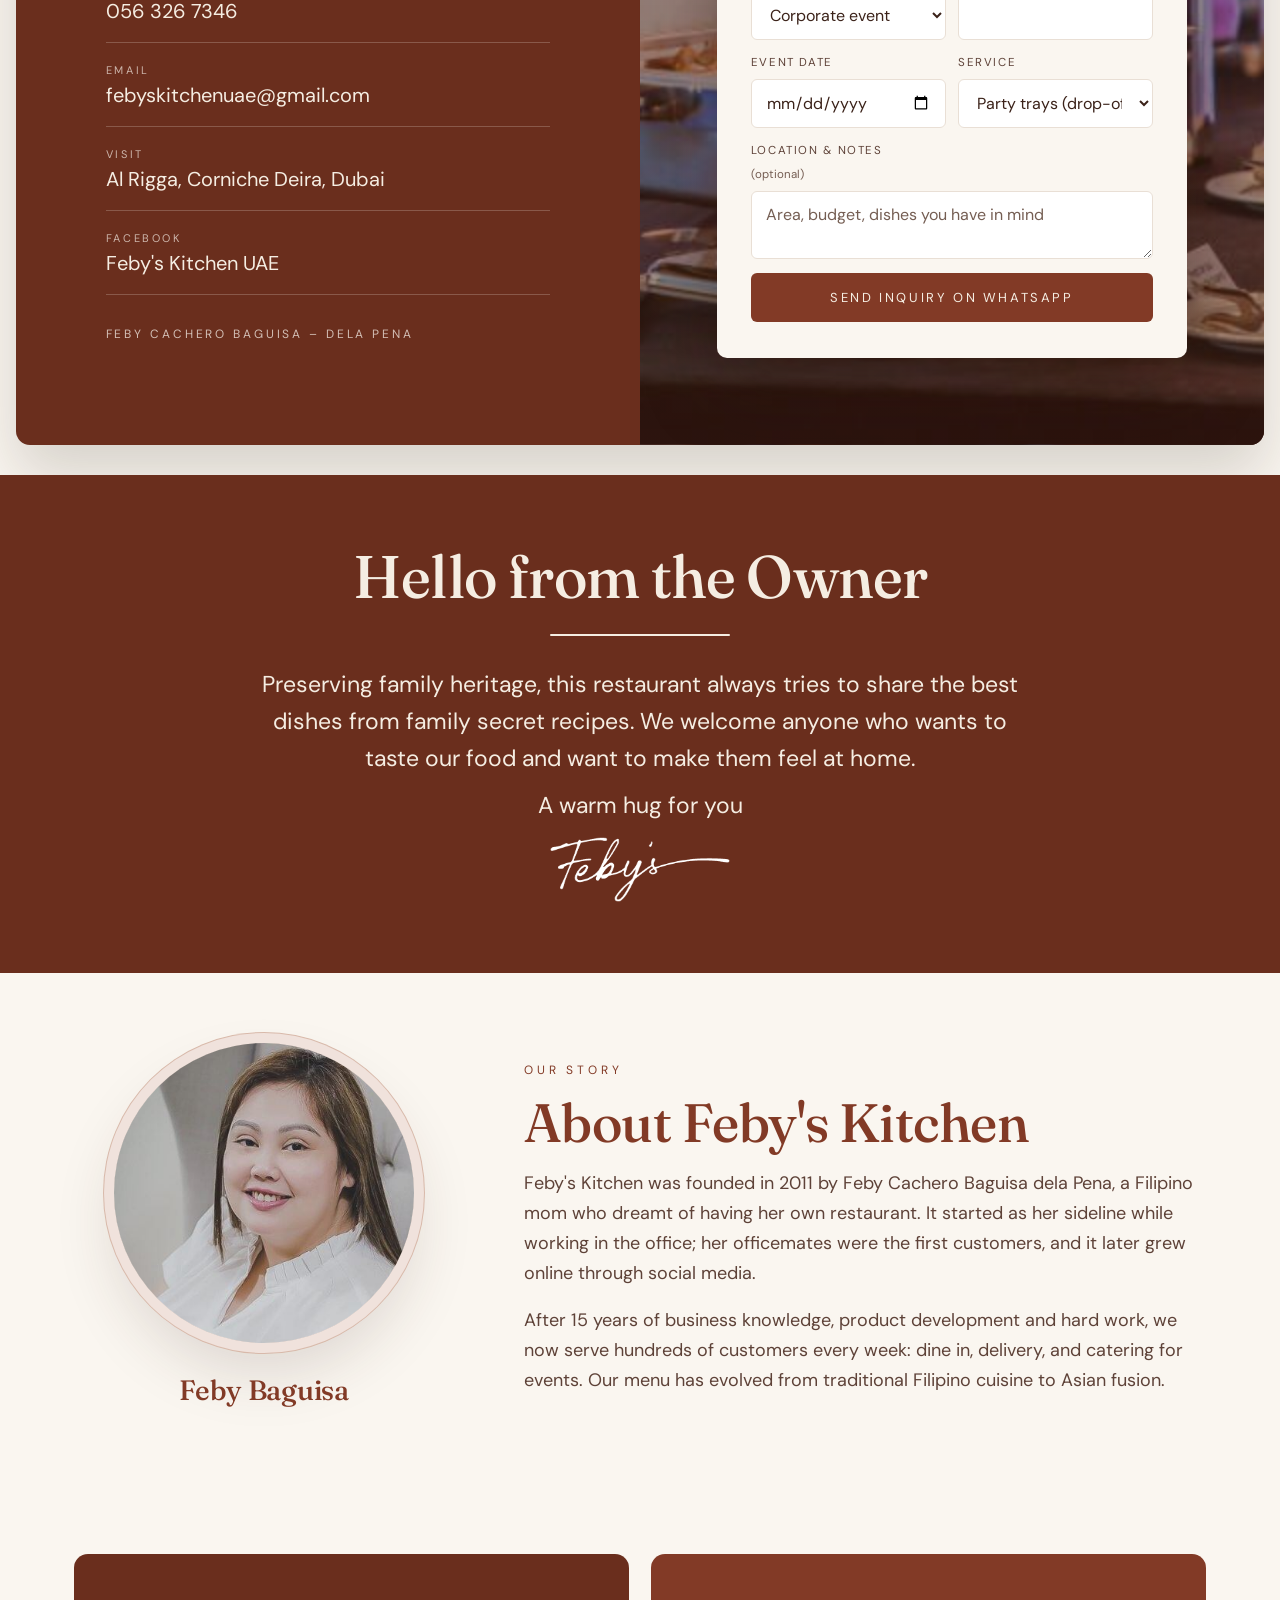
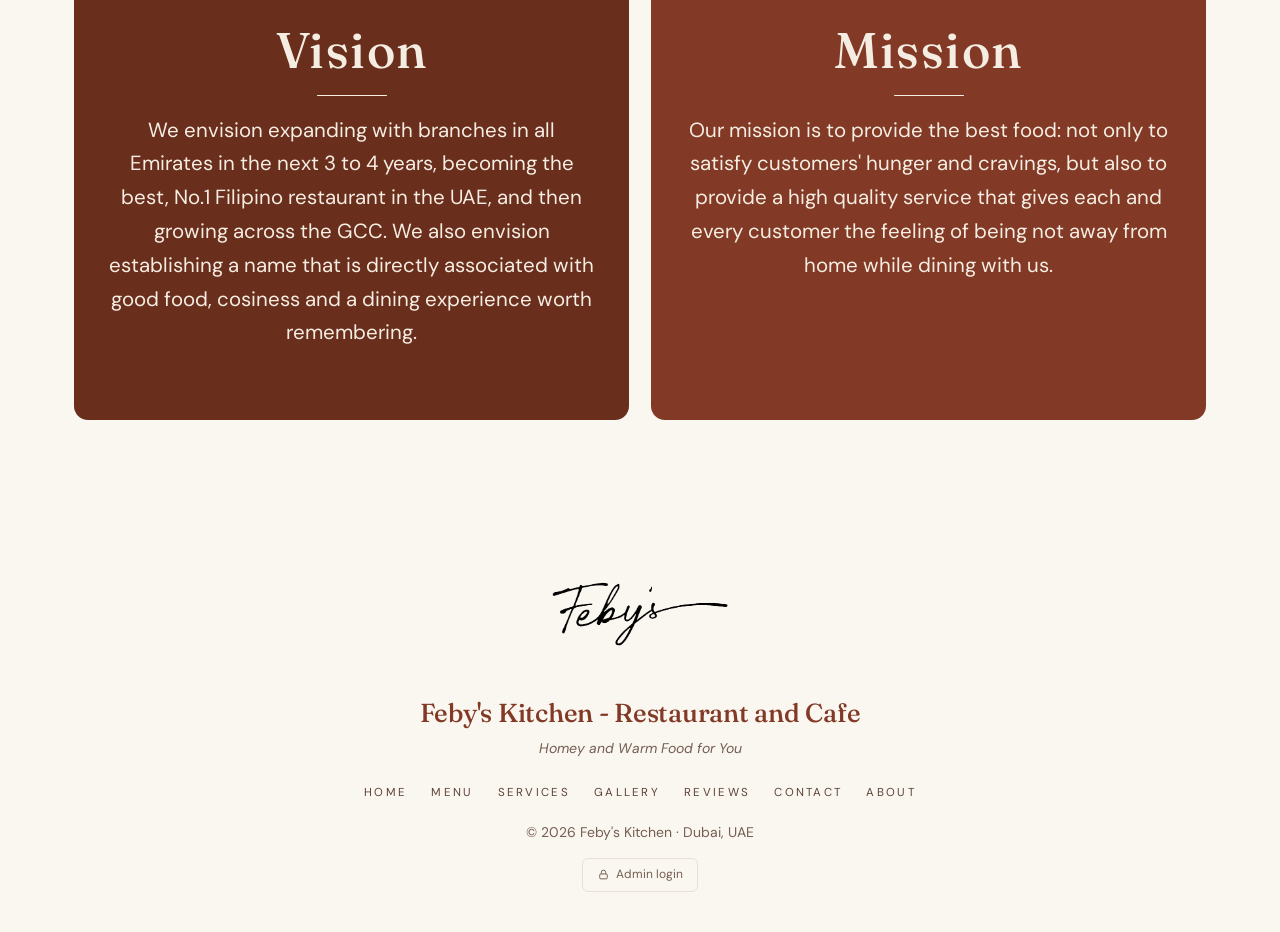
<file: construction.html>
<!doctype html>
<html lang="en">
<head>
<meta charset="utf-8">
<meta name="viewport" content="width=device-width, initial-scale=1">
<meta name="color-scheme" content="only light">
<meta name="theme-color" content="#6a2e1d">
<meta name="robots" content="noindex">
<title>Feby's Kitchen · Under Construction</title>
<script src="site-config.js"></script>
<script>
  // when the site switch is off, send visitors back to the real site
  if(!(window.FEBYS_SITE && window.FEBYS_SITE.UNDER_CONSTRUCTION)) location.replace("./");
  history.replaceState(null, "", location.pathname);
</script>
<link rel="preconnect" href="https://fonts.googleapis.com">
<link rel="preconnect" href="https://fonts.gstatic.com" crossorigin>
<link href="https://fonts.googleapis.com/css2?family=Fraunces:ital,opsz,wght@0,9..144,400;0,9..144,500;0,9..144,600;1,9..144,500&family=DM+Sans:ital,wght@0,400;0,500;0,700;1,400&family=Mrs+Saint+Delafield&display=swap" rel="stylesheet">
<style>
  :root{color-scheme:only light;--rust:#823a26;--rust-d:#6a2e1d;--rust-dd:#4f2216;--cream:#f5ede2}
  *{box-sizing:border-box;margin:0;padding:0}
  html,body{height:100%}
  body{min-height:100vh;display:grid;place-items:center;padding:24px;overflow:hidden;
       font-family:"DM Sans",Arial,sans-serif;color:var(--cream);text-align:center;
       background:radial-gradient(ellipse at 20% 10%,rgba(169,90,65,.55),transparent 55%),
                  radial-gradient(ellipse at 85% 90%,rgba(79,34,22,.9),transparent 60%),var(--rust-d);
       user-select:none}
  body::before{content:"";position:fixed;inset:0;background:url("media/hero-chef.jpg") center/cover;opacity:.12;filter:grayscale(.3)}
  main{position:relative;max-width:620px;animation:rise 1.2s ease both}
  img{width:120px;height:auto;margin:0 auto 26px;display:block;opacity:.95}
  .rule{width:120px;height:1px;background:var(--cream);opacity:.7;margin:22px auto}
  h1{font-family:"Fraunces",Georgia,serif;font-weight:500;letter-spacing:-.01em;line-height:1.1;font-size:clamp(34px,7vw,64px)}
  p{font-size:clamp(17px,2.4vw,21px);line-height:1.6;opacity:.9}
  small{display:block;margin-top:34px;font-family:"DM Sans",Arial,sans-serif;font-size:11px;letter-spacing:.3em;text-transform:uppercase;opacity:.65}
  .dots{display:inline-flex;gap:8px;margin-top:26px}
  .dots i{width:7px;height:7px;border-radius:50%;background:var(--cream);opacity:.3;animation:blink 1.4s infinite}
  .dots i:nth-child(2){animation-delay:.2s}.dots i:nth-child(3){animation-delay:.4s}
  @keyframes blink{50%{opacity:1}}
  @keyframes rise{from{opacity:0;transform:translateY(16px)}to{opacity:1;transform:none}}
  @media (prefers-reduced-motion:reduce){main,.dots i{animation:none}}
</style>
</head>
<body>
  <main role="main">
    <img src="media/logo-cream-trim.png" alt="Feby's">
    <h1>Under Construction</h1>
    <div class="rule"></div>
    <p>Our new website is being prepared with the same warmth we put into every dish. Please check back soon.</p>
    <div class="dots" aria-hidden="true"><i></i><i></i><i></i></div>
    <small>Feby's Kitchen · Restaurant &amp; Cafe · Dubai</small>
  </main>
<script src="track.js" defer></script>
</body>
</html>
</file>
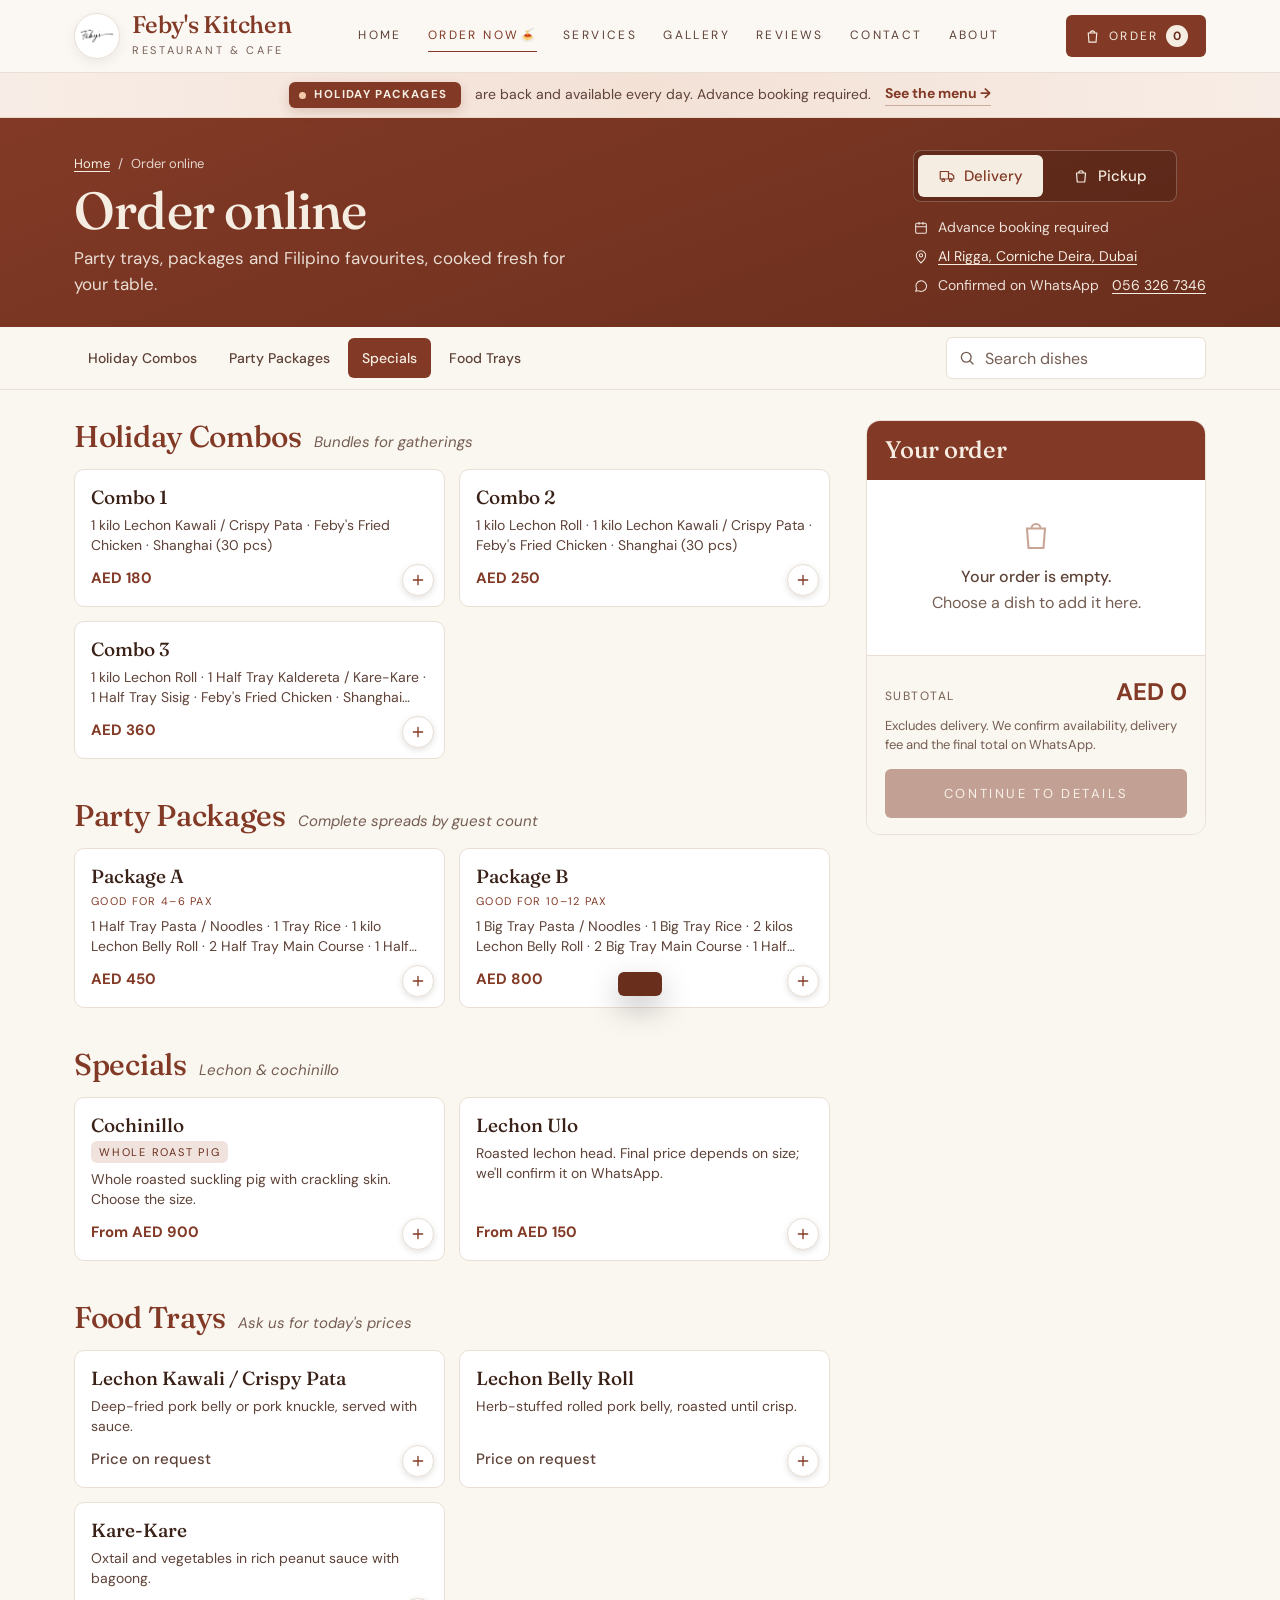
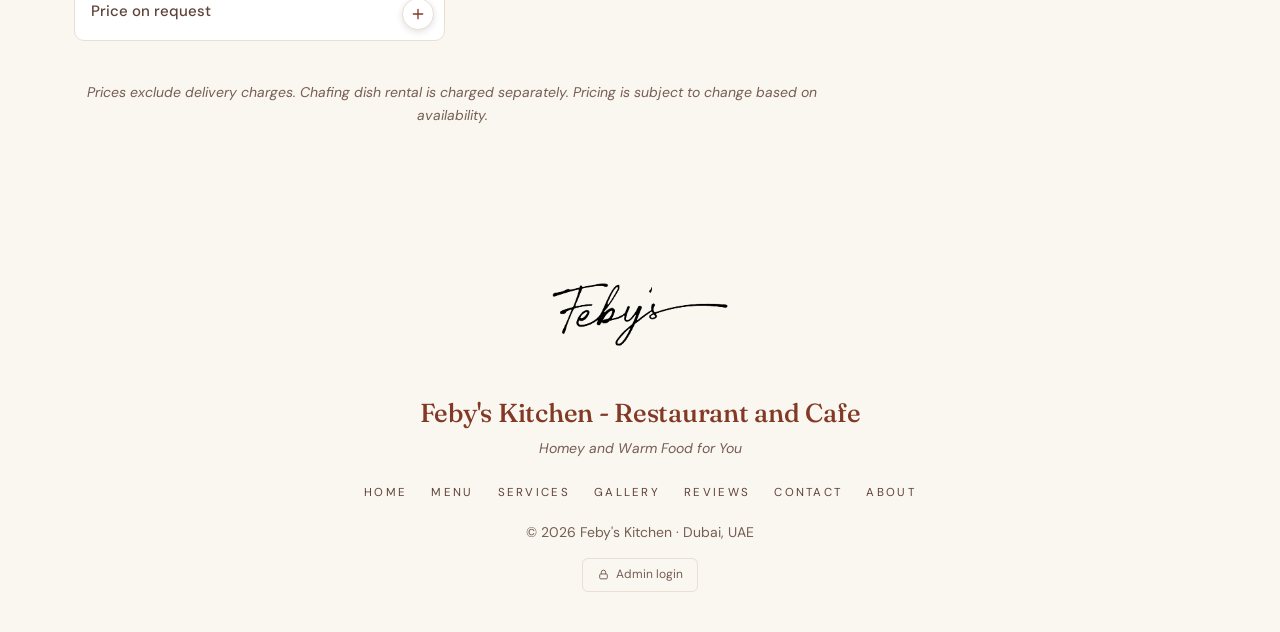
<file: menu.html>
<!doctype html>
<html lang="en">
<head>
<meta charset="utf-8">
<meta name="viewport" content="width=device-width, initial-scale=1">
<meta name="color-scheme" content="only light">
<meta name="theme-color" content="#823a26">
<title>Order Online · Feby's Kitchen - Restaurant and Cafe</title>
<meta name="description" content="Order party trays, packages and Filipino favourites from Feby's Kitchen, Al Rigga, Dubai. Build your order online and send it on WhatsApp for delivery or pickup.">
<link rel="preconnect" href="https://fonts.googleapis.com">
<link rel="preconnect" href="https://fonts.gstatic.com" crossorigin>
<link href="https://fonts.googleapis.com/css2?family=Fraunces:ital,opsz,wght@0,9..144,400;0,9..144,500;0,9..144,600;1,9..144,500&family=DM+Sans:ital,wght@0,400;0,500;0,700;1,400&family=Mrs+Saint+Delafield&display=swap" rel="stylesheet">
<link rel="stylesheet" href="styles.css">
<!-- Site switch: turn "Under construction" on/off in site-config.js -->
<script src="site-config.js"></script>
<script>
(function(){
  var cfg = window.FEBYS_SITE || {}, key = "febys_preview";
  try{
    var q = new URLSearchParams(location.search).get("preview");
    if(q && q === cfg.PREVIEW_KEY) sessionStorage.setItem(key, "1");
    if(q === "off") sessionStorage.removeItem(key);
    var preview = sessionStorage.getItem(key) === "1";
  }catch(e){ var preview = false; }
  if(cfg.UNDER_CONSTRUCTION && !preview){
    document.documentElement.style.visibility = "hidden";
    location.replace("construction.html");
  }
})();
</script>
</head>
<body class="menu-page">

<header id="hdr">
  <div class="wrap nav">
    <a class="brand" href="index.html" aria-label="Feby's Kitchen, home">
      <img class="mark" src="media/logo.jpg" width="1468" height="779" alt="">
      <div><b>Feby's Kitchen</b><small>Restaurant &amp; Cafe</small></div>
    </a>
    <nav class="nav-links" id="navLinks" aria-label="Main">
      <a href="index.html">Home</a>
      <a href="menu.html" class="on" aria-current="page">Order Now<span aria-hidden="true">🍝</span></a>
      <a href="index.html#services">Services</a>
      <a href="index.html#gallery">Gallery</a>
      <a href="index.html#reviews">Reviews</a>
      <a href="index.html#contact">Contact</a>
      <a href="index.html#about">About</a>
    </nav>
    <div class="nav-end">
      <button class="cart-btn" id="openCart" aria-label="Open your order">
        <svg width="17" height="17" viewBox="0 0 24 24" fill="none" stroke="currentColor" stroke-width="1.6"><path d="M6 7h12l-1 13H7L6 7Z"/><path d="M9 7a3 3 0 0 1 6 0"/></svg>
        <span class="lbl">Order</span> <span class="count" id="cartCount">0</span>
      </button>
      <button class="burger" id="burger" aria-label="Menu" aria-expanded="false" aria-controls="navLinks"><span></span><span></span></button>
    </div>
  </div>
</header>

<div class="notice" id="notice">
  <div class="wrap">
    <b class="n-tag"><i aria-hidden="true"></i><span id="noticeTitle">Holiday Packages</span></b>
    <span class="n-text" id="noticeText">are back and available every day. Advance booking required.</span>
    <a class="n-link" href="#opMenu">See the menu <span aria-hidden="true">→</span></a>
  </div>
</div>

<main>
  <!-- order details, like a restaurant header on an online-ordering page -->
  <section class="op-head" aria-labelledby="opTitle">
    <div class="wrap op-head-in">
      <div class="op-title">
        <p class="op-crumb"><a href="index.html">Home</a><span aria-hidden="true">/</span>Order online</p>
        <h1 id="opTitle">Order online</h1>
        <p class="op-lede">Party trays, packages and Filipino favourites, cooked fresh for your table.</p>
      </div>
      <div class="op-facts">
        <div class="op-mode" role="radiogroup" aria-label="How you'll get your order">
          <input type="radio" name="opMode" id="opDelivery" value="Delivery"><label for="opDelivery">
            <svg viewBox="0 0 24 24" aria-hidden="true"><path d="M3 6h11v10H3zM14 9h4l3 3v4h-7"/><circle cx="7" cy="17.5" r="1.8"/><circle cx="17" cy="17.5" r="1.8"/></svg>Delivery</label>
          <input type="radio" name="opMode" id="opPickup" value="Pickup"><label for="opPickup">
            <svg viewBox="0 0 24 24" aria-hidden="true"><path d="M6 8h12l-1 12H7L6 8Z"/><path d="M9 8a3 3 0 0 1 6 0"/></svg>Pickup</label>
        </div>
        <ul class="op-meta">
          <li><svg viewBox="0 0 24 24" aria-hidden="true"><rect x="4" y="5" width="16" height="15" rx="2"/><path d="M4 10h16M9 3v4M15 3v4"/></svg>Advance booking required</li>
          <li><svg viewBox="0 0 24 24" aria-hidden="true"><path d="M12 21s-7-6.2-7-11.5a7 7 0 0 1 14 0C19 14.8 12 21 12 21Z"/><circle cx="12" cy="9.5" r="2.5"/></svg><a href="https://maps.google.com/?q=Al+Rigga+Corniche+Deira+Dubai" target="_blank" rel="noopener">Al Rigga, Corniche Deira, Dubai</a></li>
          <li><svg viewBox="0 0 24 24" aria-hidden="true"><path d="M4 20l1.3-3.9A8 8 0 1 1 8 19z"/></svg>Confirmed on WhatsApp&nbsp;<a id="waLink" href="https://wa.me/971563267346" target="_blank" rel="noopener">056 326 7346</a></li>
        </ul>
      </div>
    </div>
  </section>

  <!-- categories + search stay in view while scrolling -->
  <div class="op-bar" id="opBar">
    <div class="wrap op-bar-in">
      <div class="op-cats-wrap">
        <button type="button" class="op-arrow prev" data-cats-scroll="-1" tabindex="-1" aria-hidden="true"><svg viewBox="0 0 24 24" aria-hidden="true"><path d="M15 6l-6 6 6 6"/></svg></button>
        <nav class="op-cats" id="opCats" aria-label="Menu categories"></nav>
        <button type="button" class="op-arrow next" data-cats-scroll="1" tabindex="-1" aria-hidden="true"><svg viewBox="0 0 24 24" aria-hidden="true"><path d="M9 6l6 6-6 6"/></svg></button>
      </div>
      <div class="op-search" role="search">
        <svg viewBox="0 0 24 24" aria-hidden="true"><circle cx="11" cy="11" r="6.5"/><path d="M20 20l-4.2-4.2"/></svg>
        <input type="search" id="opSearch" placeholder="Search dishes" aria-label="Search the menu" autocomplete="off" enterkeyhint="search">
        <button type="button" class="op-clear" id="opClear" aria-label="Clear search" hidden><svg viewBox="0 0 24 24" aria-hidden="true"><path d="M7 7l10 10M17 7L7 17"/></svg></button>
      </div>
    </div>
  </div>

  <div class="wrap op-layout">
    <div class="op-menu">
      <p class="sr-only" id="opStatus" role="status" aria-live="polite"></p>
      <div id="opMenu"></div>
      <div class="op-empty hidden" id="opEmpty">
        <p>No dishes match “<span id="opEmptyQ"></span>”.</p>
        <button type="button" class="btn btn-rust" id="opEmptyClear">Clear search</button>
      </div>
      <p class="fine" id="footnote">Prices exclude delivery charges. Chafing dish rental is charged separately. Pricing is subject to change based on availability.</p>
    </div>

    <aside class="op-cart" aria-labelledby="opCartTitle">
      <div class="op-cart-head"><h2 id="opCartTitle">Your order</h2><span id="opCartCount"></span></div>
      <div class="op-cart-body" id="opCartBody"></div>
      <div class="op-cart-foot">
        <div class="tot"><span id="opSubLabel">Subtotal</span><b id="opSubtotal">AED 0</b></div>
        <p class="note">Excludes delivery. We confirm availability, delivery fee and the final total on WhatsApp.</p>
        <button type="button" class="btn btn-rust full" id="opCheckout" disabled>Continue to details</button>
      </div>
    </aside>
  </div>
</main>

<!-- phones: the order lives behind this bar -->
<div class="op-mbar" id="opMbar">
  <button type="button" class="op-mbar-btn" id="opMbarBtn">
    <span class="count" id="opMbarCount">0</span><span>View order</span><b id="opMbarTotal">AED 0</b>
  </button>
</div>

<footer>
  <div class="wrap foot-in">
    <img class="f-logo" src="media/logo_trns.png" width="1468" height="779" alt="Feby's logo" loading="lazy">
    <div class="f-name">Feby's Kitchen - Restaurant and Cafe</div>
    <div class="f-tag">Homey and Warm Food for You</div>
    <nav class="f-nav" aria-label="Footer"><a href="index.html">Home</a><a href="menu.html" aria-current="page">Menu</a><a href="index.html#services">Services</a><a href="index.html#gallery">Gallery</a><a href="index.html#reviews">Reviews</a><a href="index.html#contact">Contact</a><a href="index.html#about">About</a></nav>
    <div class="copyright">© <span id="yr"></span> Feby's Kitchen · Dubai, UAE</div>
    <a class="admin-link" href="admin.html" target="_blank" rel="nofollow noopener"><svg viewBox="0 0 24 24"><rect x="5" y="11" width="14" height="9" rx="2"/><path d="M8 11V8a4 4 0 0 1 8 0v3"/></svg>Admin login</a>
  </div>
</footer>

<!-- dish details -->
<dialog class="dish" id="dish" aria-labelledby="dishTitle">
  <button type="button" class="dish-x" id="dishClose" aria-label="Close">
    <svg viewBox="0 0 24 24" aria-hidden="true"><path d="M6 6l12 12M18 6L6 18"/></svg>
  </button>
  <div class="dish-body" id="dishBody"></div>
  <div class="dish-foot">
    <div class="qty dish-qty">
      <button type="button" id="dishMinus" aria-label="One less"><svg class="ico" viewBox="0 0 24 24" aria-hidden="true"><path d="M5 12h14"/></svg></button><span id="dishQty" aria-live="polite">1</span><button type="button" id="dishPlus" aria-label="One more"><svg class="ico" viewBox="0 0 24 24" aria-hidden="true"><path d="M12 5v14M5 12h14"/></svg></button>
    </div>
    <button type="button" class="btn btn-rust dish-add" id="dishAdd">Add to order</button>
  </div>
</dialog>

<div class="lightbox hidden" id="lightbox" role="dialog" aria-modal="true" aria-label="Photo viewer">
  <span class="lb-count" id="lbCount"></span>
  <button class="lb-x" id="lbClose" aria-label="Close">×</button>
  <button class="lb-nav lb-prev" id="lbPrev" aria-label="Previous photo">‹</button>
  <figure><img id="lbImg" alt=""><figcaption id="lbCap"></figcaption></figure>
  <button class="lb-nav lb-next" id="lbNext" aria-label="Next photo">›</button>
</div>

<div class="overlay" id="overlay"></div>
<aside class="drawer" id="drawer" aria-label="Your order" inert>
  <div class="dh"><h3 id="dTitle">Your order</h3><button class="x" id="closeCart" aria-label="Close">×</button></div>
  <div class="db" id="dBody"></div>
  <div class="df" id="dFoot"></div>
</aside>
<div class="toast" id="toast" role="status" aria-live="polite"></div>

<script src="script.js"></script>
<script src="track.js" defer></script>
</body>
</html>
</file>
<file: styles.css>
/* =========================================================
   Feby's Restaurant and Cafe — styles
   Look & feel follows the Feby's Company Profile 2026:
   rust brown, warm cream, dusty rose; hairline display type.
   ========================================================= */
:root{
  --rust:#823a26;        /* main brand colour from the profile */
  --rust-d:#6a2e1d;
  --rust-dd:#4f2216;
  --rose:#a95a41;        /* warm rust accent */
  --rose-l:#e9d3cb;
  --blush:#f6ebe9;
  --cream:#f5ede2;
  --paper:#faf6f0;
  --ink:#3b2219;
  --ink-2:#5e4238;
  --muted:#755e53;       /* ≥4.5:1 on every light surface */
  --line:#e9dfd5;
  --espresso:#6a2e1d;    /* dark rust surface */
  --espresso-2:#4f2216;
  --olive:#823a26;       /* primary rust accent */
  --olive-d:#6a2e1d;
  --sage:#f0e2dc;        /* soft rust tint */
  --sand:#f3ece2;
  --section-space:clamp(48px,5.5vw,72px);
  --r-sm:6px; --r:10px; --r-lg:14px;
  --display:"Fraunces", Georgia, serif;
  --serif:"DM Sans", "Helvetica Neue", Arial, sans-serif;
  --sans:"DM Sans", "Helvetica Neue", Arial, sans-serif;
  --script:"Mrs Saint Delafield", cursive;
}
*{box-sizing:border-box;margin:0;padding:0}
:root{color-scheme:only light}
html{background:var(--paper);color:var(--ink);scroll-behavior:smooth;scroll-padding-top:76px}
input,select,textarea,button{color-scheme:light}
input,select,textarea{background-color:#fff;color:var(--ink);-webkit-text-fill-color:var(--ink)}
input::placeholder,textarea::placeholder{color:var(--muted);-webkit-text-fill-color:var(--muted);opacity:1}
body{font-family:var(--serif);font-variant-numeric:lining-nums;background:var(--paper);color:var(--ink);line-height:1.65;-webkit-font-smoothing:antialiased;overflow-x:hidden}
img{max-width:100%;display:block}
button{font-family:var(--sans);cursor:pointer}
a{color:inherit}
.wrap{max-width:1180px;margin:0 auto;padding:0 24px}
.narrow{max-width:860px}
.hidden{display:none!important}
.mark{display:block;object-fit:contain;border-radius:50%;background:#fff}

/* ---------- type helpers ---------- */
.display{font-family:var(--display);font-weight:500;text-transform:none;letter-spacing:-.01em;line-height:1.05;color:var(--cream);font-size:clamp(34px,5vw,60px)}
.display.dark{color:var(--rust)}
.eyebrow{font-family:var(--sans);font-size:12px;letter-spacing:.32em;text-transform:uppercase;color:var(--olive);margin-bottom:14px}
.eyebrow.light{color:var(--rose-l)}
.rule{display:block;width:150px;height:2px;border-radius:2px;background:var(--rust);margin:22px 0}
.rule.light{background:var(--cream)}
.rule.short{width:70px;height:1px;margin:18px auto}
.sec-head{text-align:center;margin:0 auto 46px;max-width:760px}
.sec-head p{color:var(--ink-2);margin-top:16px;font-size:18px}

/* ---------- buttons ---------- */
.btn{display:inline-flex;align-items:center;justify-content:center;gap:8px;padding:15px 30px;font-family:var(--sans);font-size:13px;letter-spacing:.2em;text-transform:uppercase;text-decoration:none;border:1px solid transparent;border-radius:6px;transition:background .25s,color .25s,border-color .25s,transform .25s,box-shadow .25s}
.btn:hover{transform:translateY(-2px);box-shadow:0 10px 24px rgba(58,42,32,.18)}
.btn-cream{background:var(--cream);color:var(--rust)}
.btn-cream:hover{background:#fff}
.btn-line{border-color:rgba(246,239,232,.75);color:var(--cream)}
.btn-line:hover{background:var(--cream);color:var(--rust)}
.btn-rust,.btn-dark{background:var(--rust);color:var(--cream)}
.btn-rust:hover,.btn-dark:hover{background:var(--rust-d)}
.full{width:100%}

/* ---------- header ---------- */
header{position:sticky;top:0;z-index:50;background:rgba(251,248,244,.95);backdrop-filter:blur(10px);border-bottom:1px solid var(--line)}
.nav{display:flex;align-items:center;justify-content:space-between;height:72px;gap:18px}
.brand{display:flex;align-items:center;gap:12px;text-decoration:none;flex-shrink:0}
.brand .mark{width:46px;height:46px;border:1px solid var(--line);box-shadow:0 4px 12px rgba(58,42,32,.08)}
.brand b{display:block;font-family:var(--display);font-weight:500;font-size:24px;letter-spacing:-.01em;color:var(--rust);line-height:1}
.brand small{display:block;font-family:var(--sans);font-size:11px;letter-spacing:.24em;text-transform:uppercase;color:var(--muted);margin-top:4px}
.nav-links{display:flex;gap:26px}
.nav-links a{font-family:var(--sans);font-size:12px;letter-spacing:.2em;text-transform:uppercase;text-decoration:none;color:var(--ink-2);padding:6px 0;border-bottom:1px solid transparent;transition:color .2s,border-color .2s}
.nav-links a:hover,.nav-links a.on{color:var(--rust);border-color:var(--rust)}
.nav-end{display:flex;align-items:center;gap:10px}
.cart-btn{display:flex;align-items:center;gap:8px;background:var(--olive);color:var(--cream);border:0;border-radius:6px;padding:10px 18px;transition:background .2s;font-size:12px;letter-spacing:.18em;text-transform:uppercase}
.cart-btn:hover{background:var(--olive-d)}
.cart-btn .count{background:var(--cream);color:var(--olive-d);border-radius:999px;min-width:22px;height:22px;display:grid;place-items:center;font-size:12px;letter-spacing:0;font-weight:700}
.burger{display:none;width:42px;height:42px;border:1px solid var(--line);border-radius:8px;background:#fff;flex-direction:column;justify-content:center;align-items:center;gap:6px}
.burger span{display:block;width:18px;height:1.5px;background:var(--rust);transition:transform .25s}
.burger[aria-expanded="true"] span:first-child{transform:translateY(3.75px) rotate(45deg)}
.burger[aria-expanded="true"] span:last-child{transform:translateY(-3.75px) rotate(-45deg)}

.notice{position:relative;background:linear-gradient(90deg,#f8ede6,#f3e1d6 50%,#f8ede6);color:var(--ink-2);border-bottom:1px solid #ecd7cb}
.notice .wrap{display:flex;align-items:center;justify-content:center;gap:10px 14px;padding:9px 24px;font-size:14px;line-height:1.4;text-align:center;flex-wrap:wrap}
.n-tag{display:inline-flex;align-items:center;gap:8px;background:var(--rust);color:var(--cream);border-radius:6px;padding:5px 13px 5px 10px;font-family:var(--sans);font-weight:700;font-size:11.5px;letter-spacing:.12em;text-transform:uppercase;white-space:nowrap;box-shadow:0 4px 12px rgba(130,58,38,.2)}
.n-tag i{width:7px;height:7px;border-radius:50%;background:#f3c9a8;box-shadow:0 0 0 0 rgba(243,201,168,.7);animation:nPulse 2.2s ease-out infinite}
@keyframes nPulse{0%{box-shadow:0 0 0 0 rgba(243,201,168,.7)}70%{box-shadow:0 0 0 7px rgba(243,201,168,0)}100%{box-shadow:0 0 0 0 rgba(243,201,168,0)}}
.n-text{color:var(--ink-2)}
.n-link{color:var(--rust);font-weight:700;text-decoration:none;white-space:nowrap;border-bottom:1px solid rgba(130,58,38,.35);padding-bottom:1px;transition:border-color .2s}
.n-link span{display:inline-block;transition:transform .25s}
.n-link:hover{border-color:var(--rust)}
.n-link:hover span{transform:translateX(3px)}
@media (max-width:860px){.notice .wrap{padding:8px 14px;font-size:12.5px;gap:6px 10px}.n-tag{font-size:11px;padding:4px 10px 4px 8px}.n-link{display:inline-flex;align-items:center;gap:4px}}
@media (prefers-reduced-motion:reduce){.n-tag i{animation:none}}

/* ---------- hero ---------- */
.hero{position:relative;color:var(--cream);background:#111;overflow:hidden;min-height:calc(100vh - 72px);display:flex;flex-direction:column;justify-content:center}
.hero-photo{position:absolute;inset:0;background:url("media/hero-chef.jpg") center/cover no-repeat}
.hero-photo::before{content:"";position:absolute;inset:0;z-index:1;background:linear-gradient(100deg,rgba(0,0,0,.82) 0%,rgba(0,0,0,.6) 45%,rgba(0,0,0,.3) 100%)}
.hero-video{position:absolute;inset:0;width:100%;height:100%;object-fit:cover}
.hero-in{position:relative;z-index:2;padding-top:72px;padding-bottom:170px;width:100%}
.hero-logo{width:150px;height:auto;margin-bottom:6px}
.hero .rule{background:var(--cream);width:170px}
.hero h1{font-family:var(--display);font-weight:500;text-transform:none;letter-spacing:-.01em;line-height:1.08;font-size:clamp(42px,7.4vw,104px);color:var(--cream)}
.hero-title-sub{display:block;font-size:.34em;letter-spacing:.2em;line-height:1.4}
.tagline{font-size:clamp(20px,2.2vw,28px)}
.hero-sub{max-width:560px;margin-top:14px;font-size:17px;color:rgba(246,239,232,.86)}
.hero-cta{display:flex;flex-wrap:wrap;gap:14px;margin-top:34px}
.hero-strip{position:absolute;left:24px;right:24px;bottom:24px;max-width:1132px;margin:0 auto;z-index:2;border:1px solid rgba(246,239,232,.22);border-radius:var(--r);background:rgba(0,0,0,.42);backdrop-filter:blur(8px)}
.hero-strip .wrap{padding:0 26px}
.strip-in{display:grid;grid-template-columns:repeat(4,1fr)}
.strip-in div{padding:20px 18px;border-left:1px solid rgba(246,239,232,.2)}
.strip-in div:first-child{border-left:0;padding-left:4px}
.strip-in b{display:block;font-family:var(--display);font-weight:500;font-size:34px;line-height:1}
.strip-in span{font-family:var(--sans);font-size:11px;letter-spacing:.16em;text-transform:uppercase;color:rgba(246,239,232,.78)}

/* ---------- about ---------- */
.letter{background:var(--espresso);color:var(--cream);text-align:center;padding:var(--section-space) 0}
.letter .rule{margin:26px auto 30px;width:180px}
.letter p{font-size:clamp(18px,2vw,23px);line-height:1.6;max-width:760px;margin:0 auto 10px}
.sign{width:180px;height:auto;margin:14px auto 0}

.founder{background:var(--paper)}
.founder-grid{display:grid;grid-template-columns:380px 1fr;gap:70px;align-items:center;padding-top:var(--section-space);padding-bottom:var(--section-space)}
.founder figure{text-align:center}
.founder figure img{width:300px;height:300px;border-radius:50%;object-fit:cover;object-position:top;margin:0 auto;box-shadow:0 0 0 10px var(--sage),0 0 0 11px #d8b9aa,0 30px 60px rgba(58,42,32,.15)}
.founder figcaption{font-family:var(--display);font-weight:500;font-size:28px;letter-spacing:-.01em;color:var(--rust);margin-top:24px}
.founder p{font-size:18px;color:var(--ink-2);margin-top:18px}
.founder .display{font-size:clamp(32px,4.4vw,54px)}

.journey{background:var(--sage);padding:var(--section-space) 0}
.timeline{list-style:none;display:grid;grid-template-columns:repeat(5,1fr);position:relative}
.timeline::before{content:"";position:absolute;left:0;right:0;top:9px;height:1px;background:var(--olive);opacity:.45}
.timeline li{position:relative;padding:40px 18px 0 0}
.timeline li::before{content:"";position:absolute;left:0;top:3px;width:13px;height:13px;border-radius:50%;background:var(--olive);box-shadow:0 0 0 5px var(--sage)}
.timeline li.next::before{background:var(--sage);border:1px solid var(--olive)}
.timeline span{font-family:var(--sans);font-size:11px;letter-spacing:.22em;text-transform:uppercase;color:var(--olive)}
.timeline h3{font-family:var(--display);font-weight:500;font-size:25px;letter-spacing:-.01em;color:var(--rust);margin:8px 0 6px;text-transform:none;line-height:1.1}
.timeline p{font-size:15.5px;color:var(--ink-2)}

.vm{display:grid;grid-template-columns:1fr 1fr;gap:22px;padding:var(--section-space) max(24px,calc((100vw - 1180px)/2 + 24px));background:var(--paper)}
.vm-col{padding:70px 6%;text-align:center;border-radius:var(--r-lg)}
.vm-col h3{font-size:clamp(34px,4vw,50px);text-transform:none;letter-spacing:.03em}
.vm-col p{font-size:clamp(17px,1.6vw,21px);line-height:1.65;max-width:520px;margin:0 auto}
.vm-dark{background:var(--espresso);color:var(--cream)}
.vm-light{background:var(--olive);color:var(--cream)}
.vm-light .display.dark{color:var(--cream)}
.vm-light .rule{background:var(--cream)}

.spread{background:var(--paper);padding:var(--section-space) 0}
.spread-grid{display:grid;grid-template-columns:1.1fr 1fr;align-items:stretch;padding:0!important;max-width:1132px;background:var(--rust);color:var(--cream);border-radius:var(--r-lg);overflow:hidden;box-shadow:0 30px 60px rgba(58,42,32,.14)}
.spread-grid img{width:100%;height:100%;object-fit:cover;min-height:380px}
.spread-grid div{padding:54px 50px;align-self:center}
.spread-grid p{font-size:18px;margin-bottom:16px}
.spread-grid .promise{font-family:var(--display);font-weight:500;font-size:24px;line-height:1.35;letter-spacing:-.01em;margin:24px 0 0;border-top:1px solid rgba(246,239,232,.35);padding-top:22px}

/* ---------- services ---------- */
.services{background:var(--paper);padding:var(--section-space) 0 0}
.svc-feature{display:grid;grid-template-columns:1fr 1fr;gap:60px;align-items:center}
.svc-photos{display:grid;grid-template-columns:1fr 1fr;gap:18px;align-items:start}
.svc-photos img{width:100%;height:auto;aspect-ratio:4/5;object-fit:cover;border-radius:var(--r-lg);box-shadow:0 24px 48px rgba(58,42,32,.16)}
.svc-photos img:last-child{margin-top:70px}
.svc-list article{display:grid;grid-template-columns:54px 1fr;gap:10px;padding:22px 0;border-bottom:1px solid var(--line)}
.svc-list article:last-child{border-bottom:0}
.svc-list span{font-family:var(--display);font-weight:500;font-size:20px;color:var(--olive);line-height:1;width:44px;height:44px;border-radius:50%;background:var(--sage);display:grid;place-items:center}
.svc-list h3{font-family:var(--display);font-weight:500;text-transform:none;letter-spacing:-.01em;font-size:25px;color:var(--rust);line-height:1.1}
.svc-list p{color:var(--ink-2);margin-top:6px;font-size:16.5px}
.steps{list-style:none;display:grid;grid-template-columns:repeat(3,1fr);gap:18px;margin:80px 0 0;counter-reset:s}
.steps li{padding:30px 80px 30px 28px;background:#fff;border:1px solid var(--line);border-radius:var(--r);counter-increment:s;position:relative;box-shadow:0 10px 30px rgba(58,42,32,.05)}
.steps li::before{content:"0" counter(s);font-family:var(--display);font-weight:500;font-size:42px;color:#d8b9aa;position:absolute;right:22px;top:14px}
.steps b{display:block;font-family:var(--sans);font-size:13px;letter-spacing:.22em;text-transform:uppercase;color:var(--rust);margin-bottom:6px}
.steps span{color:var(--ink-2)}

.kitchen{background:linear-gradient(160deg,var(--rust-d),var(--rust-dd));color:var(--cream);padding:var(--section-space) 0;margin:var(--section-space) 16px 0;border-radius:var(--r-lg)}
.kitchen .sec-head p{color:rgba(246,239,232,.85)}
.collections{display:grid;grid-template-columns:repeat(3,1fr);gap:56px 34px}
.col-pics{position:relative;height:300px;margin-bottom:24px}
.col-pics img{position:absolute;object-fit:cover;border-radius:var(--r);box-shadow:0 22px 40px rgba(20,24,12,.4);transition:transform .6s ease}
.col-pics img:first-child{left:0;top:0;width:68%;height:78%}
.col-pics img:last-child{right:0;bottom:0;width:52%;height:62%}
.col-pics.one img{position:static;width:100%;height:100%}
.col:hover .col-pics img:first-child{transform:translate(-4px,-4px)}
.col:hover .col-pics img:last-child{transform:translate(4px,4px)}
.col-pics.one img:first-child{transform:none!important}
.col h3{font-family:var(--display);font-weight:500;text-transform:none;letter-spacing:-.01em;font-size:28px;line-height:1.1}
.col p{color:rgba(246,239,232,.85);margin-top:8px}

/* ---------- order / menu ---------- */
.order{background:var(--cream);padding:var(--section-space) 0}
.how{list-style:none;display:flex;justify-content:center;flex-wrap:wrap;gap:12px 34px;margin:-14px 0 40px;font-family:var(--sans);font-size:13px;letter-spacing:.12em;text-transform:uppercase;color:var(--ink-2)}
.how li{display:flex;align-items:center;gap:10px}
.order-cta{margin-top:var(--section-space)}
.order-cta .how{margin-bottom:0}
.how b{width:28px;height:28px;border-radius:50%;border:1px solid var(--olive);background:var(--sage);color:var(--olive-d);display:grid;place-items:center;font-size:12px;letter-spacing:0}
.tabs{display:flex;gap:8px;justify-content:center;flex-wrap:wrap;margin-bottom:40px;position:sticky;top:72px;z-index:20;padding:12px 0;background:var(--cream)}
.tab{border:1px solid var(--line);background:#fff;border-radius:6px;padding:10px 20px;font-size:12px;letter-spacing:.16em;text-transform:uppercase;color:var(--ink-2);transition:.2s}
.tab:hover{border-color:var(--olive);color:var(--olive-d)}
.tab.active{background:var(--espresso);border-color:var(--espresso);color:var(--cream)}
.cat{margin-bottom:60px;scroll-margin-top:210px}
.cat-title{display:flex;align-items:baseline;gap:16px;margin-bottom:24px;border-bottom:1px solid var(--line);padding-bottom:12px;flex-wrap:wrap}
.cat-title h3{font-family:var(--display);font-weight:500;font-size:34px;text-transform:none;letter-spacing:-.01em;color:var(--rust);line-height:1}
.cat-title span{color:var(--muted);font-size:15px;font-style:italic}
.grid{display:grid;grid-template-columns:repeat(auto-fill,minmax(290px,1fr));gap:22px}
/* flat item containers: plain border, no shadow, no lift */
.item{background:#fff;border:1px solid var(--line);border-radius:var(--r);overflow:hidden;display:flex;flex-direction:column;box-shadow:none;transition:border-color .2s}
.item:hover{border-color:var(--rose-l)}
.thumb{aspect-ratio:16/10;position:relative;display:grid;place-items:center;overflow:hidden}
.thumb img{width:100%;height:100%;object-fit:cover}
.thumb .ph{font-family:var(--script);font-size:48px;color:rgba(246,239,232,.92);transform:rotate(-4deg)}
.thumb.g1,.lthumb.g1{background:linear-gradient(135deg,var(--rust-d),var(--rust))}
.thumb.g2,.lthumb.g2{background:linear-gradient(135deg,#823a26,#bc7a66)}
.thumb.g3,.lthumb.g3{background:linear-gradient(135deg,var(--rust-dd),var(--rust-d))}
.thumb.g4,.lthumb.g4{background:linear-gradient(135deg,#a0614a,#d1a08c)}
.badge{display:inline-block;align-self:flex-start;margin-bottom:8px;background:var(--sage);color:var(--olive-d);border-radius:6px;font-family:var(--sans);font-size:11px;letter-spacing:.16em;text-transform:uppercase;padding:4px 10px}
.body{padding:22px 22px 20px;display:flex;flex-direction:column;flex:1}
.body h4{font-family:var(--display);font-weight:500;font-size:23px;letter-spacing:-.01em;line-height:1.15;color:var(--ink)}
/* text-first menu card; a photo is an optional small extra */
.item-head{display:flex;align-items:flex-start;justify-content:space-between;gap:14px}
.item-title{display:flex;flex-direction:column;min-width:0}
.item .foot{padding-top:16px}
/* compact cards: tighter padding & type; a photo fills the card's right side */
.grid{gap:16px}
.item{min-height:136px}   /* photo and text-only cards line up at the same height */
.item .pax-row{display:flex;align-items:center;flex-wrap:wrap;gap:6px 8px;margin-top:4px}
.item .pax-row .pax{margin-top:0}
.item .pax-row .variants{margin-top:0}
.item .body{padding:16px 18px}
.item .body h4{font-size:21px}
.item .foot{padding-top:12px;flex-wrap:wrap}
.item .price{font-size:21px}
.item .add{padding:9px 18px}
.item .variants{margin-top:8px;gap:5px}
.item .variants button{padding:5px 11px;font-size:12.5px}
.item.has-pic{flex-direction:row}
.item.has-pic .body{min-width:0}
.item.has-pic .body{padding-left:14px}
.pic-btn{order:-1;flex:0 0 112px;height:112px;align-self:flex-start;margin:12px 0 12px 12px;padding:0;border:0;background:var(--rose-l);border-radius:6px;overflow:hidden;cursor:zoom-in;position:relative}
.pic-btn:focus-visible{outline:2px solid var(--rust);outline-offset:3px}
.item .pic{position:absolute;inset:0;width:100%;height:100%;border-radius:6px;object-fit:cover;transition:transform .35s}
.pic-btn:hover .pic{transform:scale(1.06)}
.pax{font-family:var(--sans);font-size:12px;letter-spacing:.12em;text-transform:uppercase;color:var(--olive);margin-top:4px}
.body ul{list-style:none;margin:12px 0 0;font-size:15px;color:var(--ink-2)}
.body ul li{padding:3px 0 3px 18px;position:relative}
.body ul li::before{content:"";position:absolute;left:0;top:14px;width:8px;height:1px;background:var(--rust)}
.body p.desc{font-size:15px;color:var(--ink-2);margin-top:8px}
.variants{display:flex;flex-wrap:wrap;gap:6px;margin-top:14px}
.variants button{border:1px solid var(--line);background:#fff;border-radius:6px;padding:7px 13px;font-size:13px;color:var(--ink-2)}
.variants button.on{border-color:var(--olive);color:var(--olive-d);background:var(--sage)}.foot{display:flex;align-items:center;justify-content:space-between;gap:10px;margin-top:auto;padding-top:20px}
.price{font-size:24px;font-weight:700;color:var(--rust)}
.price small{font-family:var(--sans);font-size:11px;color:var(--muted);font-weight:400;display:block;line-height:1;letter-spacing:.1em;text-transform:uppercase}
.price-request{font-size:17px}
.add{background:var(--rust);color:var(--cream);border:1px solid var(--rust);border-radius:6px;padding:10px 20px;font-size:12px;letter-spacing:.16em;text-transform:uppercase;transition:.2s;white-space:nowrap}
.add:hover{background:var(--rust-d)}
.add.ask{background:#fff;color:var(--rust)}
.add.ask:hover{background:var(--rust);color:var(--cream)}
.fine{font-size:14px;color:var(--muted);text-align:center;font-style:italic}

/* ---------- gallery ---------- */
.gallery{position:relative;background:linear-gradient(180deg,var(--paper),var(--sand) 55%,var(--paper));padding:var(--section-space) 0;overflow:hidden}
.gallery::before{content:"";position:absolute;right:-160px;top:-120px;width:420px;height:420px;border-radius:50%;background:radial-gradient(circle,rgba(169,90,65,.14),transparent 70%);pointer-events:none}
.g-head{display:flex;align-items:flex-end;justify-content:space-between;gap:24px;flex-wrap:wrap;margin-bottom:30px}
.g-head .sec-head{text-align:left;margin:0;max-width:560px}
.g-head .sec-head p{margin-top:10px}
.g-filters{display:flex;flex-wrap:wrap;gap:8px}
.g-chip{display:inline-flex;align-items:center;gap:8px;border:1px solid var(--line);background:#fff;color:var(--ink-2);border-radius:6px;padding:9px 16px;font-size:13px;letter-spacing:.06em;transition:background .25s,color .25s,border-color .25s,transform .25s,box-shadow .25s}
.g-chip span{min-width:22px;height:22px;padding:0 6px;border-radius:999px;background:var(--sage);color:var(--rust);display:grid;place-items:center;font-size:11.5px;font-weight:700;letter-spacing:0}
.g-chip:hover{border-color:var(--rust);color:var(--rust);transform:translateY(-2px)}
.g-chip.on{background:var(--rust);border-color:var(--rust);color:var(--cream);box-shadow:0 10px 22px rgba(130,58,38,.25)}
.g-chip.on span{background:var(--cream)}
.g-grid{display:grid;grid-template-columns:repeat(4,minmax(0,1fr));grid-auto-rows:210px;grid-auto-flow:dense;gap:14px}
.g-item{position:relative;overflow:hidden;border-radius:var(--r);background:var(--cream);cursor:zoom-in;border:0;padding:0;margin:0;box-shadow:0 10px 26px rgba(79,34,22,.08);opacity:0;transform:translateY(22px) scale(.97);transition:opacity .6s ease,transform .6s cubic-bezier(.2,.7,.2,1),box-shadow .35s ease}
.g-item.in{opacity:1;transform:none}
.g-item.b{grid-column:span 2;grid-row:span 2}
.g-item.b.r{grid-column:3 / span 2}
.g-item.w{grid-column:span 2}
.g-item.f{grid-column:1 / -1;grid-row:span 2}
.g-item img{width:100%;height:100%;object-fit:cover;transition:transform 1.1s cubic-bezier(.2,.7,.2,1),filter .5s ease}
.g-item.b img,.g-item.f img{animation:gDrift 18s ease-in-out infinite alternate}
@keyframes gDrift{from{transform:scale(1.02) translate(0,0)}to{transform:scale(1.12) translate(-2%,-2%)}}
.g-item::after{content:"";position:absolute;inset:0;background:linear-gradient(180deg,transparent 45%,rgba(43,20,12,.78));opacity:.55;transition:opacity .4s ease}
.g-item:hover,.g-item:focus-visible{box-shadow:0 22px 44px rgba(79,34,22,.22)}
.g-item:hover img,.g-item:focus-visible img{transform:scale(1.08);animation-play-state:paused}
.g-item:hover::after,.g-item:focus-visible::after{opacity:1}
.g-tag{position:absolute;top:12px;left:12px;z-index:2;background:rgba(250,246,240,.92);color:var(--rust);font-size:11px;letter-spacing:.14em;text-transform:uppercase;padding:5px 10px;border-radius:6px;backdrop-filter:blur(4px)}
.g-item figcaption{position:absolute;left:16px;right:16px;bottom:14px;z-index:2;color:var(--cream);text-align:left;font-family:var(--display);font-weight:500;font-size:18px;line-height:1.2;transform:translateY(8px);opacity:.92;transition:transform .4s ease,opacity .4s ease}
.g-item.b figcaption,.g-item.f figcaption{font-size:clamp(20px,2.2vw,28px)}
.g-item figcaption small{display:block;font-family:var(--sans);font-size:11px;letter-spacing:.16em;text-transform:uppercase;opacity:0;margin-top:4px;transition:opacity .4s ease}
.g-item:hover figcaption,.g-item:focus-visible figcaption{transform:none;opacity:1}
.g-item:hover figcaption small,.g-item:focus-visible figcaption small{opacity:.8}
.g-zoom{position:absolute;right:12px;top:12px;z-index:2;width:34px;height:34px;border-radius:8px;background:rgba(250,246,240,.92);color:var(--rust);display:grid;place-items:center;opacity:0;transform:scale(.7);transition:opacity .3s ease,transform .3s ease}
.g-zoom svg{width:16px;height:16px;fill:none;stroke:currentColor;stroke-width:2}
.g-item:hover .g-zoom,.g-item:focus-visible .g-zoom{opacity:1;transform:none}
.g-actions{text-align:center;margin-top:30px}
.g-more-btn{border:1px solid var(--rust);background:transparent;color:var(--rust);border-radius:6px;padding:13px 28px;font-size:12.5px;letter-spacing:.18em;text-transform:uppercase;transition:background .25s,color .25s,transform .25s}
.g-more-btn:hover{background:var(--rust);color:var(--cream);transform:translateY(-2px)}
.g-empty{grid-column:1/-1;color:var(--muted);font-style:italic;text-align:center;padding:40px 0}
.lightbox{position:fixed;inset:0;z-index:90;background:rgba(40,16,9,.94);display:flex;align-items:center;justify-content:center;padding:20px;animation:lbIn .25s ease}
@keyframes lbIn{from{opacity:0}to{opacity:1}}
.lightbox figure{max-width:min(1100px,92vw);text-align:center}
.lightbox img{max-width:100%;max-height:80vh;border-radius:var(--r);display:block;margin:0 auto;box-shadow:0 30px 80px rgba(0,0,0,.5)}
.lightbox figcaption{color:var(--cream);margin-top:14px;font-family:var(--display);font-weight:500;font-size:22px;letter-spacing:-.01em}
.lb-x{position:absolute;top:14px;right:18px;background:none;border:0;color:var(--cream);font-size:40px;line-height:1}
.lb-nav{position:absolute;top:50%;transform:translateY(-50%);width:48px;height:48px;border-radius:8px;border:1px solid rgba(246,239,232,.4);background:rgba(246,239,232,.08);color:var(--cream);font-size:28px;line-height:1}
.lb-prev{left:16px}.lb-next{right:16px}
.lb-nav:hover{background:rgba(246,239,232,.2)}
.lb-count{position:absolute;top:22px;left:24px;color:rgba(246,239,232,.75);font-size:12px;letter-spacing:.2em}
.lightbox img{transition:opacity .25s ease}
.lightbox img.swap{opacity:0}
.lightbox.single .lb-nav,.lightbox.single .lb-count{display:none}

/* ---------- reviews ---------- */
.reviews{margin:0 16px;border-radius:var(--r-lg);background:linear-gradient(160deg,var(--rust),var(--rust-d));color:var(--cream);padding:var(--section-space) 0 calc(var(--section-space) - 20px);overflow:hidden}
.reviews .sec-head{max-width:1000px}
.reviews .sec-head p{color:rgba(246,239,232,.85)}
.rv-lane{overflow:hidden;padding:14px 0 30px;-webkit-mask-image:linear-gradient(90deg,transparent,#000 6%,#000 94%,transparent);mask-image:linear-gradient(90deg,transparent,#000 6%,#000 94%,transparent)}
.rv-track{display:flex;gap:26px;width:max-content;align-items:flex-end;animation:rvMove 80s linear infinite}
.rv-track.rev{animation-direction:reverse;animation-duration:95s}
.rv-lane:hover .rv-track,.rv-lane:focus-within .rv-track{animation-play-state:paused}
.reviews.paused .rv-track,.reviews.paused .bubble{animation-play-state:paused}
.reviews.paused .rv-lane{overflow-x:auto}
.rv-toggle{display:flex;align-items:center;gap:8px;margin:-8px auto 6px;min-height:44px;padding:0 18px;border:1px solid rgba(246,239,232,.6);border-radius:var(--r-sm);background:transparent;color:var(--cream);font-family:var(--sans);font-size:13px;letter-spacing:.06em;cursor:pointer;transition:background .2s}
.rv-toggle:hover{background:rgba(246,239,232,.12)}
.rv-toggle:focus-visible{outline:2px solid var(--cream);outline-offset:3px}
.rv-toggle svg{width:16px;height:16px;fill:none;stroke:currentColor;stroke-width:2;stroke-linecap:round;stroke-linejoin:round}
.rv-toggle .i-play{fill:currentColor;stroke:none}
.rv-toggle .i-play,.reviews.paused .rv-toggle .i-pause{display:none}
.reviews.paused .rv-toggle .i-play{display:block}
@keyframes rvMove{from{transform:translateX(0)}to{transform:translateX(-50%)}}
.bubble{position:relative;flex:0 0 auto;max-width:340px;min-width:200px;padding:22px 28px 20px;border-radius:12px;background:#fff;color:var(--rust);text-align:center;font-size:17px;line-height:1.5;margin:0 0 22px;animation:bob 6s ease-in-out infinite}
.bubble:nth-child(3n+2){background:var(--blush);border-radius:12px;animation-delay:-2s}
.bubble:nth-child(3n){background:transparent;color:var(--cream);border:2px solid var(--cream);border-radius:12px;animation-delay:-4s}
.bubble::after{content:"";position:absolute;bottom:-16px;left:40px;width:0;height:0;border-style:solid;border-width:16px 18px 0 0;border-color:#fff transparent transparent transparent}
.bubble:nth-child(3n+2)::after{left:auto;right:44px;border-width:16px 0 0 18px;border-color:var(--blush) transparent transparent transparent}
.bubble:nth-child(3n)::after{bottom:-18px;border-color:var(--cream) transparent transparent transparent}
.bubble small{display:block;margin-top:10px;font-family:var(--sans);font-size:11px;letter-spacing:.16em;text-transform:uppercase;opacity:.75}
.bubble .tag{display:inline-block;margin-top:8px;font-family:var(--sans);font-size:11px;letter-spacing:.14em;text-transform:uppercase;border:1px solid currentColor;padding:2px 7px;opacity:.7}
@keyframes bob{0%,100%{transform:translateY(0)}50%{transform:translateY(-6px)}}
.rv-note{text-align:center;font-size:13px;color:rgba(246,239,232,.75);margin-top:6px}

/* ---------- contact ---------- */
.contact{background:var(--paper);padding:var(--section-space) 16px 30px}
.contact-grid{display:grid;grid-template-columns:1fr 1fr;min-height:620px;border-radius:var(--r-lg);overflow:hidden;background:var(--espresso);box-shadow:0 30px 60px rgba(58,42,32,.18)}
.contact-info{color:var(--cream);padding:100px 7vw;display:flex;flex-direction:column;justify-content:center}
.contact-info .display{font-size:clamp(34px,4.4vw,56px)}
.c-list{list-style:none;display:grid;gap:18px}
.c-list li{border-bottom:1px solid rgba(246,239,232,.22);padding-bottom:14px}
.c-list small{display:block;font-family:var(--sans);font-size:11px;letter-spacing:.24em;text-transform:uppercase;color:rgba(246,239,232,.7)}
.c-list a{text-decoration:none;font-size:20px;overflow-wrap:anywhere}
.c-list a:hover{text-decoration:underline;text-underline-offset:4px}
.owner{margin-top:30px;font-family:var(--sans);font-size:12px;letter-spacing:.24em;text-transform:uppercase;color:rgba(246,239,232,.75)}
.plan{position:relative;background:linear-gradient(rgba(79,34,22,.35),rgba(79,34,22,.55)),url("media/buffet.jpg") center/cover;display:flex;align-items:center;justify-content:center;padding:70px 6vw}
.plan-form{background:var(--paper);border-radius:var(--r);padding:36px 34px;width:100%;max-width:520px;display:grid;gap:14px;box-shadow:0 30px 70px rgba(40,14,6,.35)}
.plan-form h3{font-family:var(--display);font-weight:500;text-transform:none;letter-spacing:-.01em;font-size:30px;color:var(--rust);line-height:1}
.plan-form > p{color:var(--ink-2);font-size:15px;margin-top:-4px}
.plan-form label,form.co label{font-family:var(--sans);font-size:11.5px;letter-spacing:.14em;text-transform:uppercase;color:var(--ink-2);display:grid;gap:6px}
.plan-form label span{text-transform:none;letter-spacing:0;color:var(--muted)}
.plan-form input,.plan-form select,.plan-form textarea,form.co input,form.co select,form.co textarea{font-family:var(--serif);font-size:16px;letter-spacing:0;text-transform:none;padding:12px 14px;border:1px solid var(--line);border-radius:var(--r-sm);width:100%;background:#fff}
.plan-form input:focus,.plan-form select:focus,.plan-form textarea:focus,form.co input:focus,form.co textarea:focus{outline:none;border-color:var(--olive);box-shadow:0 0 0 3px rgba(130,58,38,.15)}
.plan-form .bad,form.co .bad{border-color:#b3261e;box-shadow:0 0 0 1px #b3261e;background:#fdf3f2}
.row2{display:grid;grid-template-columns:1fr 1fr;gap:12px}

/* ---------- footer ---------- */
footer{background:var(--paper);color:var(--ink-2);text-align:center;padding:60px 0 40px;font-size:14px}
.f-logo{width:240px;height:auto;margin:0 auto 14px}
.f-name{font-family:var(--display);font-weight:500;font-size:26px;letter-spacing:-.01em;text-transform:none;color:var(--rust)}
.f-tag{font-style:italic;color:var(--muted);margin-top:2px}
.f-nav{display:flex;flex-wrap:wrap;justify-content:center;gap:8px 24px;margin:24px 0 18px}
.f-nav a{font-family:var(--sans);font-size:11.5px;letter-spacing:.2em;text-transform:uppercase;text-decoration:none}
.f-nav a:hover{color:var(--rust)}
.copyright{color:var(--muted)}
.admin-link{display:inline-flex;align-items:center;gap:6px;margin-top:14px;color:var(--muted);text-decoration:none;font-family:var(--sans);font-size:12px;border:1px solid var(--line);border-radius:6px;padding:6px 14px}
.admin-link:hover{color:var(--rust);border-color:var(--rust)}
.admin-link svg{width:13px;height:13px;fill:none;stroke:currentColor;stroke-width:1.8}

/* ---------- cart drawer ---------- */
.overlay{position:fixed;inset:0;background:rgba(40,16,9,.5);opacity:0;pointer-events:none;transition:.25s;z-index:60}
.overlay.show{opacity:1;pointer-events:auto}
.drawer{position:fixed;top:0;right:0;height:100%;width:min(440px,100%);background:var(--paper);border-radius:var(--r-lg) 0 0 var(--r-lg);overflow:hidden;z-index:70;transform:translateX(100%);transition:transform .3s ease;display:flex;flex-direction:column}
.drawer.show{transform:none}
.dh{display:flex;align-items:center;justify-content:space-between;padding:20px 22px;background:var(--espresso);color:var(--cream)}
.dh h3{font-family:var(--display);font-weight:500;font-size:28px;letter-spacing:-.01em;text-transform:uppercase}
.x{background:none;border:0;font-size:28px;line-height:1;color:var(--cream)}
.db{flex:1;overflow:auto;padding:16px 22px}
.empty{text-align:center;color:var(--muted);padding:60px 0}
.empty .mark{width:84px;height:84px;margin:0 auto 16px;border:1px solid var(--line)}
.cart-head{display:flex;justify-content:space-between;font-family:var(--sans);font-size:11px;letter-spacing:.16em;text-transform:uppercase;color:var(--muted);margin-bottom:10px}
.line{background:#fff;border:1px solid var(--line);border-radius:var(--r);padding:14px;margin-bottom:10px}
.line-top{display:grid;grid-template-columns:56px 1fr;gap:12px;align-items:start}
.lthumb{width:56px;height:56px;border-radius:var(--r-sm);overflow:hidden;display:grid;place-items:center;color:var(--cream);font-family:var(--display);font-weight:500;font-size:24px}
.lthumb img{width:100%;height:100%;object-fit:cover}
.line b{font-weight:700;font-size:16px;line-height:1.25;display:block;overflow-wrap:anywhere}
.line-top > div:last-child{min-width:0}
.chips{display:flex;flex-wrap:wrap;gap:5px;margin-top:5px}
.chip{font-family:var(--sans);font-size:11px;padding:2px 10px;border-radius:6px;background:var(--sage);color:var(--olive-d)}
.chip.alt{background:var(--sand);color:var(--ink-2);border:1px solid var(--line)}
.each{font-size:13px;color:var(--muted);margin-top:5px}
.incl{margin:10px 0 0;border-top:1px dashed var(--line);padding-top:8px}
.incl summary{font-family:var(--sans);font-size:11px;letter-spacing:.12em;text-transform:uppercase;color:var(--muted);cursor:pointer;list-style:none;display:flex;justify-content:space-between}
.incl summary::-webkit-details-marker{display:none}
.incl summary::after{content:"Hide";text-transform:none;letter-spacing:0;color:var(--rust)}
.incl:not([open]) summary::after{content:"Show"}
.incl ul{list-style:none;margin-top:6px;display:grid;gap:3px}
.incl li{font-size:14px;color:var(--ink-2);padding-left:14px;position:relative}
.incl li::before{content:"";position:absolute;left:2px;top:11px;width:6px;height:1px;background:var(--rust)}
.line-bot{display:flex;align-items:center;gap:10px;margin-top:10px;padding-top:10px;border-top:1px solid var(--line)}
.qty{display:flex;align-items:center;gap:10px;background:var(--cream);border-radius:6px;padding:3px}
.qty button{width:28px;height:28px;border-radius:8px;border:1px solid var(--line);background:#fff;font-size:16px;line-height:1;color:var(--rust)}
.qty span{min-width:16px;text-align:center;font-weight:700}
.rm{background:none;border:0;color:var(--muted);font-size:12.5px;text-decoration:underline}
.rm:hover{color:#b3261e}
.lp{margin-left:auto;text-align:right;font-weight:700;font-size:18px;color:var(--rust);line-height:1.1}
.lp small{display:block;font-family:var(--sans);font-size:11px;font-weight:400;color:var(--muted)}
.sum{background:#fff;border:1px solid var(--line);border-radius:var(--r);padding:12px 14px;margin-top:4px;display:grid;gap:4px;font-size:15px}
.sum div{display:flex;justify-content:space-between;color:var(--ink-2)}
.sum .muted{color:var(--muted);font-size:13px}
.df{border-top:1px solid var(--line);padding:18px 22px;background:#fff}
.tot{display:flex;justify-content:space-between;align-items:baseline;margin-bottom:6px}
.tot span{font-family:var(--sans);font-size:12px;letter-spacing:.12em;text-transform:uppercase;color:var(--muted)}
.tot b{font-size:28px;color:var(--rust)}
.df .note{font-size:13px;color:var(--muted);margin-bottom:14px}
form.co{display:grid;gap:12px}
.seg{display:grid;grid-template-columns:1fr 1fr;gap:8px}
.seg input{display:none}
.seg label{border:1px solid var(--line);border-radius:var(--r-sm);padding:10px;text-align:center;cursor:pointer;display:block!important;background:#fff}
.seg input:checked+label{border-color:var(--olive);background:var(--sage);color:var(--olive-d)}
.check{display:flex!important;align-items:center;gap:10px;text-transform:none!important;letter-spacing:0!important;font-size:14px!important}
.check input{width:auto!important}
.back{background:none;border:0;color:var(--muted);font-size:14px;margin-bottom:6px;text-align:left}
.toast{position:fixed;left:50%;bottom:24px;transform:translate(-50%,120px);background:var(--espresso);border-radius:6px;color:var(--cream);padding:12px 22px;font-family:var(--sans);font-size:14px;z-index:95;max-width:calc(100vw - 32px);width:max-content;text-align:center;transition:transform .3s;box-shadow:0 12px 30px rgba(0,0,0,.25)}
.toast.show{transform:translate(-50%,0)}

/* ---------- scroll reveal ---------- */
.js .reveal{opacity:0;transform:translateY(16px);transition:opacity .55s ease,transform .55s ease}
.js .reveal.in{opacity:1;transform:none}

/* ---------- responsive ---------- */
@media (max-width:1080px){
  .nav-links{position:fixed;top:72px;left:0;right:0;background:var(--paper);flex-direction:column;gap:0;padding:8px 24px 20px;border-bottom:1px solid var(--line);transform:translateY(-130%);visibility:hidden;transition:transform .3s ease,visibility 0s .3s;z-index:-1;box-shadow:0 20px 40px rgba(79,34,22,.12)}
  .nav-links.open{transform:none;visibility:visible;transition:transform .3s ease}
  .nav-links a{padding:14px 0;border-bottom:1px solid var(--line);font-size:13px}
  .burger{display:flex}
  .timeline{grid-template-columns:1fr;gap:6px}
  .timeline::before{left:6px;right:auto;top:0;bottom:0;width:1px;height:auto}
  .timeline li{padding:0 0 26px 38px}
  .timeline li::before{top:6px}
  .collections{grid-template-columns:repeat(2,1fr)}
}
@media (max-width:860px){
  :root{--section-space:48px}
  .wrap{padding:0 16px}
  .hero{min-height:auto}
  .hero-in{padding-top:56px;padding-bottom:40px}
  .hero-strip{position:relative;left:auto;right:auto;bottom:auto;margin:0 16px 20px}
  .hero-strip .wrap{padding:0 8px}
  .kitchen,.reviews{margin-left:8px;margin-right:8px;border-radius:var(--r)}
  .contact{padding:var(--section-space) 8px 0}
  .contact-grid{border-radius:var(--r)}
  .vm{grid-template-columns:1fr;padding:var(--section-space) 16px;gap:14px}
  .spread{padding:var(--section-space) 0}
  .spread-grid{border-radius:var(--r)}
  .drawer{border-radius:0}
  .strip-in{grid-template-columns:1fr 1fr}
  .strip-in div{padding:16px 12px;border-left:0;border-top:1px solid rgba(246,239,232,.2)}
  .strip-in div:first-child{padding-left:12px}
  .strip-in div:nth-child(-n+2){border-top:0}
  .strip-in b{font-size:28px}
  .letter,.journey,.kitchen,.order,.gallery,.reviews{padding-top:var(--section-space);padding-bottom:var(--section-space)}
  .g-head{margin-bottom:22px}
  .g-head .sec-head{text-align:center;margin:0 auto}
  .g-filters{width:100%;justify-content:center}
  .g-chip{padding:8px 13px;font-size:12px}
  .g-grid{grid-template-columns:repeat(2,minmax(0,1fr));grid-auto-rows:150px;gap:10px}
  .g-item{border-radius:var(--r-sm)}
  .g-item.b.r{grid-column:span 2}
  .g-item.f{grid-row:span 1}
  .g-item figcaption{left:12px;right:12px;bottom:10px;font-size:15px;transform:none}
  .g-tag{top:8px;left:8px;font-size:11px;padding:4px 8px}
  .g-zoom{display:none}
  .services{padding-top:var(--section-space)}
  .kitchen{margin-top:var(--section-space)}
  .founder-grid{grid-template-columns:1fr;gap:30px;padding-top:var(--section-space);padding-bottom:var(--section-space);text-align:center}
  .founder figure img{width:220px;height:220px}
  .vm-col{padding:54px 22px;border-radius:var(--r)}
  .spread-grid{grid-template-columns:1fr}
  .spread-grid img{min-height:240px;max-height:320px}
  .spread-grid div{padding:36px 22px}
  .svc-feature{grid-template-columns:1fr;gap:34px}
  .svc-photos img:last-child{margin-top:40px}
  .steps{grid-template-columns:1fr;margin-top:50px}
  .steps li{border-left:0;border-top:1px solid var(--line)}
  .steps li:first-child{border-top:0}
  .collections{grid-template-columns:1fr;gap:46px}
  .col-pics{height:250px}
  .tabs{flex-wrap:nowrap;overflow-x:auto;justify-content:flex-start;margin-left:-16px;margin-right:-16px;padding:10px 16px;scrollbar-width:none}
  .tabs::-webkit-scrollbar{display:none}
  .tab{flex:0 0 auto}
  .cat{scroll-margin-top:150px}
  .grid{grid-template-columns:1fr;gap:10px}
  .item{min-height:116px}
  .item .body{padding:14px 16px}
  .item .body h4{font-size:19px}
  .pic-btn{flex-basis:96px;height:96px;margin:10px 0 10px 10px}
  .item.has-pic .body{padding-left:12px}
  .item .foot{padding-top:10px}
  .item .price{font-size:19px}
  .item .add{padding:8px 16px}
  .bubble{max-width:270px;font-size:15.5px}
  .contact-grid{grid-template-columns:1fr}
  .contact-info{padding:72px 22px}
  .plan{padding:40px 16px}
  .plan-form{padding:26px 20px}
  .row2{grid-template-columns:1fr}
  .cart-btn .lbl{display:none}
  .brand small{display:none}
}
@media (prefers-reduced-motion:reduce){
  .hero-video{display:none}
  .rv-track{animation:none}.rv-lane{overflow-x:auto}
  .bubble{animation:none}
  .rv-toggle{display:none}
  .js .reveal,.g-item{opacity:1;transform:none;transition:none}
  .g-item img{animation:none!important}
  html{scroll-behavior:auto}
}

/* ---------- Admin page (scoped to avoid affecting the storefront) ---------- */
body.admin-page{--ink:#141414;--ink-2:#3d3d3a;--muted:#7a776f;--paper:#fbf9f4;--card:#fff;--line:#e6e1d6;
  --leaf:#2f4a2c;--leaf-2:#43663e;--leaf-soft:#e7eee3;--red:#9e1b1f;--red-soft:#f8e5e3;--amber:#8a6a3b;
  --script:'Mrs Saint Delafield',cursive;--serif:'Cormorant Garamond',Georgia,serif;--sans:'Jost',system-ui,sans-serif;}
body.admin-page, body.admin-page *{box-sizing:border-box;margin:0;padding:0}
body.admin-page{color-scheme:only light}
body.admin-page{background:#fbf9f4;color:#141414}
body.admin-page input, body.admin-page select, body.admin-page textarea, body.admin-page button{color-scheme:light}
body.admin-page input, body.admin-page select, body.admin-page textarea{background-color:#fff;color:#141414;-webkit-text-fill-color:#141414}
body.admin-page input::placeholder, body.admin-page textarea::placeholder{color:#9a968c;-webkit-text-fill-color:#9a968c;opacity:1}
body.admin-page{font-family:var(--sans);background:var(--paper);color:var(--ink);line-height:1.5;-webkit-font-smoothing:antialiased;min-height:100vh}
body.admin-page button, body.admin-page input, body.admin-page select, body.admin-page textarea{font:inherit;color:inherit}
body.admin-page button{cursor:pointer}
body.admin-page a{color:var(--leaf-2)}
body.admin-page .hidden{display:none!important}
body.admin-page .mark{display:inline-grid;place-items:center;border-radius:50%;border:1.5px solid var(--ink);background:#fff;position:relative;flex:0 0 auto}
body.admin-page .mark::after{content:"";position:absolute;inset:-5px;border-radius:50%;border:1px solid var(--line)}
body.admin-page .mark span{font-family:var(--script);line-height:1;transform:rotate(-6deg) translateY(3px)}
body.admin-page .login{min-height:100vh;display:grid;place-items:center;padding:24px}
body.admin-page .login-card{width:min(400px,100%);background:#fff;border:1px solid var(--line);border-radius:18px;padding:34px 28px;text-align:center;box-shadow:0 20px 50px rgba(20,20,20,.06)}
body.admin-page .login-card .mark{width:84px;height:84px;margin-bottom:14px}
body.admin-page .login-card .mark span{font-size:44px}
body.admin-page .login-card h1{font-family:var(--serif);font-weight:600;font-size:30px}
body.admin-page .login-card p.sub{color:var(--muted);font-size:14px;margin:4px 0 22px}
body.admin-page .login-card form{display:grid;gap:12px;text-align:left}
body.admin-page .links{display:flex;justify-content:center;font-size:13px;margin-top:14px}
body.admin-page .links button{background:none;border:0;color:var(--leaf-2);text-decoration:underline}
body.admin-page label.f{display:grid;gap:5px;font-size:13px;color:var(--ink-2);font-weight:500}
body.admin-page label.f small{font-weight:400;color:var(--muted)}
body.admin-page input[type=text], body.admin-page input[type=email], body.admin-page input[type=password], body.admin-page input[type=number], body.admin-page input[type=tel], body.admin-page input[type=date], body.admin-page input[type=time], body.admin-page select, body.admin-page textarea{width:100%;padding:10px 12px;border:1.5px solid var(--line);border-radius:10px;background:#fff;font-size:15px;font-weight:400}
body.admin-page input:focus, body.admin-page select:focus, body.admin-page textarea:focus{outline:none;border-color:var(--leaf-2)}
body.admin-page textarea{resize:vertical;min-height:70px}
body.admin-page .btn{display:inline-flex;align-items:center;justify-content:center;gap:7px;border-radius:999px;padding:10px 18px;font-size:14px;border:1.5px solid var(--ink);background:var(--ink);color:#fff;white-space:nowrap}
body.admin-page .btn:hover{background:var(--leaf);border-color:var(--leaf)}
body.admin-page .btn.ghost{background:#fff;color:var(--ink);border-color:var(--line)}
body.admin-page .btn.ghost:hover{border-color:var(--ink);background:#fff}
body.admin-page .btn.danger{background:#fff;color:var(--red);border-color:#e7c3bf}
body.admin-page .btn.danger:hover{background:var(--red);color:#fff;border-color:var(--red)}
body.admin-page .btn.sm{padding:6px 12px;font-size:13px}
body.admin-page .btn:disabled{opacity:.5;cursor:default}
body.admin-page .msg{font-size:13px;padding:9px 12px;border-radius:10px}
body.admin-page .msg.err{background:var(--red-soft);color:var(--red)}
body.admin-page .msg.ok{background:var(--leaf-soft);color:var(--leaf)}
body.admin-page header{position:sticky;top:0;z-index:20;background:rgba(251,249,244,.94);backdrop-filter:blur(8px);border-bottom:1px solid var(--line)}
body.admin-page .bar{max-width:1180px;margin:0 auto;padding:0 20px;height:64px;display:flex;align-items:center;gap:14px}
body.admin-page .bar .mark{width:40px;height:40px}
body.admin-page .bar .mark span{font-size:22px}
body.admin-page .bar h1{font-family:var(--serif);font-size:22px;font-weight:600;line-height:1}
body.admin-page .bar h1 small{display:block;font-family:var(--sans);font-size:11px;letter-spacing:.16em;text-transform:uppercase;color:var(--muted);font-weight:400;margin-top:3px}
body.admin-page .bar .grow{flex:1}
body.admin-page .who{font-size:13px;color:var(--muted)}
body.admin-page nav.tabs{max-width:1180px;margin:0 auto;padding:0 20px;display:flex;gap:4px}
body.admin-page nav.tabs button{background:none;border:0;border-bottom:2px solid transparent;padding:10px 14px;font-size:14px;color:var(--muted)}
body.admin-page nav.tabs button.on{color:var(--ink);border-color:var(--ink);font-weight:500}
body.admin-page main{max-width:1180px;margin:0 auto;padding:26px 20px 80px}
body.admin-page .head{display:flex;align-items:flex-end;justify-content:space-between;gap:12px;flex-wrap:wrap;margin-bottom:18px}
body.admin-page .head h2{font-family:var(--serif);font-size:32px;font-weight:600;line-height:1}
body.admin-page .head p{color:var(--muted);font-size:14px;margin-top:4px}
body.admin-page .layout{display:grid;grid-template-columns:260px 1fr;gap:22px;align-items:start}
body.admin-page .panel{background:#fff;border:1px solid var(--line);border-radius:14px}
body.admin-page .cats{padding:8px}
body.admin-page .cats h3, body.admin-page .panel h3{font-size:12px;letter-spacing:.14em;text-transform:uppercase;color:var(--muted);font-weight:500;padding:8px 10px}
body.admin-page .cat{display:flex;align-items:center;gap:8px;padding:9px 10px;border-radius:10px;cursor:pointer;font-size:15px}
body.admin-page .cat:hover{background:var(--paper)}
body.admin-page .cat.on{background:var(--leaf-soft);color:var(--leaf);font-weight:500}
body.admin-page .cat .n{margin-left:auto;font-size:12px;color:var(--muted);background:var(--paper);border-radius:999px;padding:1px 8px}
body.admin-page .cat.off .name{text-decoration:line-through;color:var(--muted)}
body.admin-page .cats .foot{padding:8px 10px 6px;border-top:1px solid var(--line);margin-top:6px;display:flex;gap:6px;flex-wrap:wrap}
body.admin-page .cat-info{padding:16px 18px;display:flex;align-items:center;gap:12px;flex-wrap:wrap;margin-bottom:14px}
body.admin-page .cat-info .t{flex:1;min-width:200px}
body.admin-page .cat-info h3{padding:0;font-family:var(--serif);text-transform:none;letter-spacing:0;font-size:26px;color:var(--ink);font-weight:600}
body.admin-page .cat-info p{font-size:14px;color:var(--muted)}
body.admin-page .items{display:grid;gap:10px}
body.admin-page .row{background:#fff;border:1px solid var(--line);border-radius:14px;display:grid;grid-template-columns:72px 1fr auto;gap:14px;align-items:center;padding:10px 14px 10px 10px}
body.admin-page .row.off{opacity:.55}
body.admin-page .thumb{width:72px;height:56px;border-radius:10px;overflow:hidden;display:grid;place-items:center;color:#fff;font-family:var(--script);font-size:22px}
body.admin-page .thumb img{width:100%;height:100%;object-fit:cover}
body.admin-page .g1{background:linear-gradient(135deg,#2f4a2c,#4f7546)}
body.admin-page .g2{background:linear-gradient(135deg,#9e1b1f,#c2412f)}
body.admin-page .g3{background:linear-gradient(135deg,#141414,#3d3d3a)}
body.admin-page .g4{background:linear-gradient(135deg,#8a6a3b,#c39a5a)}
body.admin-page .row .nm{font-weight:500;font-size:16px;display:flex;gap:8px;align-items:center;flex-wrap:wrap}
body.admin-page .row .meta{font-size:13px;color:var(--muted)}
body.admin-page .rv-row .thumb{background:var(--line)}
body.admin-page .rv-row .stars{color:#c9973b;letter-spacing:1px;font-size:13px}
body.admin-page .rv-row .txt{font-size:13.5px;color:var(--ink-2);display:-webkit-box;-webkit-line-clamp:2;-webkit-box-orient:vertical;overflow:hidden}
body.admin-page .pill.sample{background:#fff7e6;border-color:#ecd7a8;color:#8a6a3b}
body.admin-page .gal-grid{display:grid;grid-template-columns:repeat(auto-fill,minmax(190px,1fr));gap:12px;align-items:start}
body.admin-page .gal-card{background:#fff;border:1px solid var(--line);border-radius:14px;overflow:hidden;display:flex;flex-direction:column}
body.admin-page .gal-card.off{opacity:.55}
body.admin-page .gal-card .ph{aspect-ratio:4/3;background:var(--line);position:relative;overflow:hidden;flex:0 0 auto}
body.admin-page .gal-card .ph img{position:absolute;inset:0;width:100%;height:100%;object-fit:cover;display:block}
body.admin-page .gal-card .ph .num{position:absolute;top:8px;left:8px;background:rgba(255,255,255,.92);border-radius:999px;font-size:11px;padding:2px 8px;font-weight:600}
body.admin-page .gal-card .bd{padding:10px;display:grid;gap:8px}
body.admin-page .gal-card .bd input[type=text]{padding:7px 9px;font-size:13.5px}
body.admin-page .gal-card .bd select{padding:7px 9px;font-size:13.5px}
body.admin-page .gal-card .path{font-size:11px;color:var(--muted);word-break:break-all}
body.admin-page .gal-card .ctl{display:flex;gap:6px;align-items:center}
body.admin-page .gal-card .ctl .grow{flex:1}
body.admin-page .gal-card .icon{width:30px;height:30px}
body.admin-page .gal-avail .gal-card .ph{cursor:pointer}
body.admin-page .gal-note{font-size:13px;color:var(--ink-2);background:var(--leaf-soft);border-radius:10px;padding:10px 12px;margin:6px 0 18px}
body.admin-page .gal-sec{font-size:12px;letter-spacing:.14em;text-transform:uppercase;color:var(--muted);margin:22px 0 10px}
body.admin-page .gal-upload{border:2px dashed #b9c9b3;border-radius:14px;background:#f7faf5;padding:20px;display:grid;gap:12px}
body.admin-page .gal-upload.drag{border-color:var(--leaf-2);background:var(--leaf-soft)}
body.admin-page .gal-upload-row{display:flex;gap:10px;align-items:center;flex-wrap:wrap}
body.admin-page .gal-upload-row select{min-width:150px}
body.admin-page .gal-upload-hint{font-size:13px;color:var(--muted)}
body.admin-page .gal-upload-status{font-size:13px;color:var(--ink-2)}
body.admin-page .pill{font-size:11px;letter-spacing:.06em;border-radius:999px;padding:2px 8px;background:var(--paper);border:1px solid var(--line);color:var(--ink-2);font-weight:400}
body.admin-page .pill.hid{background:var(--red-soft);border-color:#ecc9c5;color:var(--red)}
body.admin-page .acts{display:flex;gap:6px;align-items:center}
body.admin-page .icon{width:34px;height:34px;border-radius:9px;border:1.5px solid var(--line);background:#fff;display:grid;place-items:center;color:var(--ink-2)}
body.admin-page .icon:hover{border-color:var(--ink);color:var(--ink)}
body.admin-page .icon:disabled{opacity:.35;cursor:default;border-color:var(--line)}
body.admin-page .icon svg{width:16px;height:16px;fill:none;stroke:currentColor;stroke-width:1.8;stroke-linecap:round;stroke-linejoin:round}
body.admin-page .switch{position:relative;width:40px;height:23px;flex:0 0 auto}
body.admin-page .switch input{opacity:0;width:0;height:0}
body.admin-page .switch span{position:absolute;inset:0;background:#d8d3c7;border-radius:999px;transition:.2s;cursor:pointer}
body.admin-page .switch span::before{content:"";position:absolute;width:17px;height:17px;left:3px;top:3px;background:#fff;border-radius:50%;transition:.2s;box-shadow:0 1px 3px rgba(0,0,0,.2)}
body.admin-page .switch input:checked+span{background:var(--leaf-2)}
body.admin-page .switch input:checked+span::before{transform:translateX(17px)}
body.admin-page .empty{padding:40px;text-align:center;color:var(--muted);border:1.5px dashed var(--line);border-radius:14px}
body.admin-page .overlay{position:fixed;inset:0;background:rgba(20,20,20,.45);z-index:50;display:grid;place-items:center;padding:16px;opacity:1;pointer-events:auto;transition:none}
body.admin-page .modal{background:var(--paper);border-radius:18px;width:min(680px,100%);max-height:calc(100vh - 32px);display:flex;flex-direction:column;overflow:hidden}
body.admin-page .modal .mh{padding:18px 22px;border-bottom:1px solid var(--line);display:flex;align-items:center;justify-content:space-between}
body.admin-page .modal .mh h3{font-family:var(--serif);font-size:26px;font-weight:600}
body.admin-page .modal .mb{padding:20px 22px;overflow:auto;display:grid;gap:14px}
body.admin-page .modal .mf{padding:14px 22px;border-top:1px solid var(--line);background:#fff;display:flex;gap:10px;justify-content:flex-end;align-items:center}
body.admin-page .modal .mf .grow{flex:1}
body.admin-page .x{background:none;border:0;font-size:26px;line-height:1;color:var(--muted)}
body.admin-page .two{display:grid;grid-template-columns:1fr 1fr;gap:12px}
body.admin-page .seg{display:flex;gap:6px;flex-wrap:wrap}
body.admin-page .seg button{border:1.5px solid var(--line);background:#fff;border-radius:10px;padding:8px 12px;font-size:14px;color:var(--ink-2)}
body.admin-page .seg button.on{border-color:var(--ink);background:var(--leaf-soft);color:var(--ink)}
body.admin-page .vrow{display:grid;grid-template-columns:1.3fr 1fr 1fr 34px;gap:8px;align-items:center}
body.admin-page .vhead{font-size:12px;color:var(--muted)}
body.admin-page .photo{display:flex;gap:14px;align-items:center}
body.admin-page .photo .pv{width:120px;height:84px;border-radius:12px;overflow:hidden;display:grid;place-items:center;color:#fff;font-family:var(--script);font-size:30px;flex:0 0 auto}
body.admin-page .photo .pv img{width:100%;height:100%;object-fit:cover}
/* photo editor (crop / recentre / zoom / food look) */
body.admin-page .pe-root .overlay{z-index:60}
body.admin-page .modal.pe{width:min(780px,100%)}
body.admin-page .pe h3 small{font-family:var(--sans);font-size:14px;font-weight:400;color:var(--muted);margin-left:6px}
body.admin-page .pe .mb{display:flex;flex-direction:column;gap:12px}
body.admin-page .pe .mb>*{flex:none}
body.admin-page .pe-for{font-size:13px;color:var(--muted);white-space:nowrap;overflow:hidden;text-overflow:ellipsis}
body.admin-page .pe-lock{font-size:13px;color:var(--ink-2);background:var(--leaf-soft);border-radius:8px;padding:8px 12px}
body.admin-page .pe-stage{display:flex;align-items:center;justify-content:center;background:#1d1b18;border-radius:12px;padding:14px;min-height:150px}
body.admin-page .pe-frame{flex:none;position:relative;overflow:hidden;touch-action:none;cursor:grab;border-radius:4px;box-shadow:0 0 0 1px rgba(255,255,255,.3),0 10px 30px rgba(0,0,0,.4);background:#000}
body.admin-page .pe-frame:active{cursor:grabbing}
body.admin-page .pe-frame canvas{position:absolute;left:0;top:0;max-width:none;transform-origin:0 0;pointer-events:none;user-select:none}
body.admin-page .pe-grid{position:absolute;inset:0;z-index:1;pointer-events:none;
  background-image:linear-gradient(to right,rgba(255,255,255,.28) 1px,transparent 1px),linear-gradient(to bottom,rgba(255,255,255,.28) 1px,transparent 1px);
  background-size:33.3333% 100%,100% 33.3333%;background-position:-1px 0,0 -1px}
body.admin-page .pe-frame.fine .pe-grid{background-size:11.1111% 100%,100% 11.1111%}   /* denser grid while straightening */
body.admin-page .pe-rot{display:flex;gap:6px;flex-wrap:wrap;justify-content:center;margin-top:-4px}
body.admin-page .pe-hint{font-size:12.5px;color:var(--muted);text-align:center;margin-top:-4px}
body.admin-page .pe-row{display:grid;grid-template-columns:92px 1fr 44px;gap:10px;align-items:center;font-size:13.5px;color:var(--ink-2)}
body.admin-page .pe-row input[type=range]{width:100%;accent-color:var(--leaf-2);cursor:pointer}
body.admin-page .pe-row output{text-align:right;color:var(--muted);font-variant-numeric:tabular-nums}
body.admin-page .pe-look{display:grid;gap:8px;padding:12px 14px;border:1px solid var(--line);border-radius:12px;background:#fff}
body.admin-page .pe-look-head{display:flex;justify-content:space-between;align-items:center;gap:8px;flex-wrap:wrap;margin-bottom:2px}
body.admin-page .pe-look-btns{display:flex;gap:6px;flex-wrap:wrap}
body.admin-page .pe-look-btns .btn{touch-action:none;user-select:none;-webkit-user-select:none}
body.admin-page .pe-info{font-size:12.5px;color:var(--muted)}
body.admin-page .pe-info.warn{color:var(--amber)}
body.admin-page .pe .mf{flex-wrap:wrap}
body.admin-page .pe .mf .btn{white-space:normal;text-align:center}
@media (max-width:560px){
  body.admin-page .pe-row{grid-template-columns:76px 1fr 38px}
  body.admin-page .pe-stage{padding:8px}
  body.admin-page .pe .mf .grow{display:none}
  body.admin-page .pe .mf .btn{flex:1 1 auto}
  body.admin-page .pe .mf [data-pe="rest"]{flex-basis:100%;order:3}
}
body.admin-page .tones{display:flex;gap:8px}
body.admin-page .tones button{width:34px;height:34px;border-radius:50%;border:3px solid #fff;box-shadow:0 0 0 1.5px var(--line)}
body.admin-page .tones button.on{box-shadow:0 0 0 2px var(--ink)}
body.admin-page .check{display:flex;align-items:center;gap:10px;font-size:14px}
body.admin-page .card{background:#fff;border:1px solid var(--line);border-radius:14px;padding:22px;display:grid;gap:14px;max-width:720px}
body.admin-page .banner-preview{background:var(--red);color:#fff;border-radius:10px;padding:12px;text-align:center;font-size:14px}
body.admin-page .banner-preview b{font-family:var(--script);font-size:26px;font-weight:400;margin-right:8px}
body.admin-page .alist{display:grid;gap:8px}
body.admin-page .arow{display:flex;align-items:center;gap:10px;padding:10px 12px;border:1px solid var(--line);border-radius:10px}
body.admin-page .arow .e{flex:1}
body.admin-page .arow small{color:var(--muted)}
body.admin-page .nbadge{display:inline-grid;place-items:center;min-width:20px;height:20px;padding:0 6px;border-radius:999px;background:var(--red);color:#fff;font-size:11px;font-weight:600;margin-left:4px;vertical-align:1px}
body.admin-page .otools{display:flex;gap:10px;flex-wrap:wrap;align-items:center;margin-bottom:16px}
body.admin-page .ofilters{display:flex;gap:6px;flex-wrap:wrap}
body.admin-page .ofilters button{border:1.5px solid var(--line);background:#fff;border-radius:999px;padding:7px 13px;font-size:13.5px;color:var(--ink-2)}
body.admin-page .ofilters button.on{background:var(--ink);border-color:var(--ink);color:#fff}
body.admin-page .ofilters button .c{opacity:.65;margin-left:4px}
body.admin-page .otools input{flex:1;min-width:200px;max-width:340px}
body.admin-page .otools .upd{font-size:12px;color:var(--muted);margin-left:auto}
body.admin-page .olist{display:grid;gap:12px}
body.admin-page .order{background:#fff;border:1px solid var(--line);border-radius:14px;overflow:hidden}
body.admin-page .order.st-new{border-left:4px solid var(--red)}
body.admin-page .order.st-confirmed{border-left:4px solid var(--leaf-2)}
body.admin-page .order.st-completed, body.admin-page .order.st-cancelled{opacity:.72}
body.admin-page .ohead{display:flex;align-items:center;gap:10px;flex-wrap:wrap;padding:8px 12px;background:#fdfcf9}
body.admin-page .osummary{display:flex;align-items:center;gap:10px;flex:1;min-width:240px;padding:4px;border:0;background:transparent;text-align:left}
body.admin-page .osummary:focus-visible{outline:2px solid var(--leaf-2);outline-offset:2px;border-radius:6px}
body.admin-page .osummary .customer{font-weight:500}
body.admin-page .osummary .toggle-hint{font-size:12px;color:var(--muted)}
body.admin-page .oedit{flex:0 0 auto}
body.admin-page .odetails{border-top:1px solid var(--line)}
body.admin-page .ohead .ref{font-weight:600;letter-spacing:.02em}
body.admin-page .ohead .when{font-size:13px;color:var(--muted)}
body.admin-page .ohead .tot{margin-left:auto;font-family:var(--serif);font-size:22px;font-weight:600}
body.admin-page .ohead .tot small{font-family:var(--sans);font-size:11px;color:var(--muted);font-weight:400;margin-right:4px}
body.admin-page .spill{font-size:11px;letter-spacing:.08em;text-transform:uppercase;border-radius:999px;padding:3px 9px;font-weight:600}
body.admin-page .spill.new{background:var(--red-soft);color:var(--red)}
body.admin-page .spill.confirmed{background:var(--leaf-soft);color:var(--leaf)}
body.admin-page .spill.completed{background:#ece9e2;color:var(--ink-2)}
body.admin-page .spill.cancelled{background:#f1eeee;color:#8b6f6f;text-decoration:line-through}
body.admin-page .obody{display:grid;grid-template-columns:1fr 1.35fr;gap:0}
body.admin-page .obody > div{padding:14px 16px}
body.admin-page .obody > div + div{border-left:1px solid var(--line)}
body.admin-page .olabel{font-size:11px;letter-spacing:.14em;text-transform:uppercase;color:var(--muted);margin-bottom:6px}
body.admin-page .okv{display:grid;gap:4px;font-size:14px;margin-bottom:12px}
body.admin-page .okv b{font-weight:500}
body.admin-page .okv a{color:var(--leaf-2)}
body.admin-page .oitem{padding:7px 0;border-bottom:1px dashed var(--line);font-size:14px}
body.admin-page .oitem:last-child{border-bottom:0}
body.admin-page .oitem .r{display:flex;gap:10px}
body.admin-page .oitem .r span:last-child{margin-left:auto;white-space:nowrap}
body.admin-page .oitem .q{color:var(--muted);min-width:26px}
body.admin-page .oitem .sub{font-size:12.5px;color:var(--muted);margin:2px 0 0 36px}
body.admin-page .oitem ul{list-style:none;margin:3px 0 0 36px;font-size:12.5px;color:var(--ink-2)}
body.admin-page .oitem li::before{content:"· ";color:var(--leaf-2)}
body.admin-page .osum{display:grid;gap:3px;font-size:13.5px;margin-top:8px;padding-top:8px;border-top:1px solid var(--line)}
body.admin-page .osum div{display:flex;justify-content:space-between}
body.admin-page .onote{margin-top:6px;font-size:14px;background:var(--paper);border-radius:10px;padding:9px 11px;white-space:pre-wrap}
body.admin-page .ofoot{display:flex;gap:8px;flex-wrap:wrap;align-items:center;padding:12px 16px;border-top:1px solid var(--line);background:#fdfcf9}
body.admin-page .ofoot textarea{flex:1;min-width:220px;min-height:38px;height:38px;font-size:13.5px;padding:8px 10px}
body.admin-page .edit-items{display:grid;gap:10px;padding:14px;border:1px solid #cbd9c5;border-radius:14px;background:var(--leaf-soft)}
body.admin-page .edit-item{display:grid;grid-template-columns:2fr 1.2fr 90px 110px 1.3fr 36px;gap:8px;align-items:end;padding:12px;border:1px solid var(--line);border-radius:12px;background:#fff}
body.admin-page .edit-item .f-name{grid-column:1/-1}
body.admin-page .edit-item .f-custom-name{grid-column:1/-1}
body.admin-page .edit-item .f-includes{grid-column:1/-2}
body.admin-page .edit-item .remove-item{height:40px}
body.admin-page .edit-order-checks{display:flex;gap:18px;flex-wrap:wrap}
body.admin-page .edit-order-checks label{display:flex;align-items:center;gap:7px;font-size:14px}
body.admin-page .edit-order-checks input{width:auto}
@media (max-width:860px){
  body.admin-page .obody{grid-template-columns:1fr}
    body.admin-page .obody > div + div{border-left:0;border-top:1px solid var(--line)}
    body.admin-page .otools .upd{width:100%;margin-left:0}
    body.admin-page .edit-item{grid-template-columns:1fr 1fr}
    body.admin-page .edit-item .f-includes{grid-column:1/-1}
}
body.admin-page .toast{position:fixed;left:50%;bottom:22px;transform:translate(-50%,140%);background:var(--ink);color:#fff;padding:11px 18px;border-radius:999px;font-size:14px;z-index:80;transition:.3s;max-width:90vw}
body.admin-page .toast.show{transform:translate(-50%,0)}
body.admin-page .toast.err{background:var(--red)}
body.admin-page .loading{padding:60px;text-align:center;color:var(--muted)}
@media (max-width:860px){
  body.admin-page .layout{grid-template-columns:1fr}
    body.admin-page .cats{display:flex;flex-wrap:wrap;gap:4px}
    body.admin-page .cats h3{width:100%}
    body.admin-page .cat{flex:0 0 auto}
    body.admin-page .cat .n{margin-left:6px}
    body.admin-page .cats .foot{width:100%}
    body.admin-page .row{grid-template-columns:56px 1fr;padding:10px}
    body.admin-page .thumb{width:56px;height:48px}
    body.admin-page .acts{grid-column:1/-1;justify-content:flex-end;flex-wrap:wrap}
    body.admin-page .two{grid-template-columns:1fr}
    body.admin-page .who{display:none}
    body.admin-page .vrow{grid-template-columns:1fr 1fr 34px}
    body.admin-page .vrow .rng{display:none}
}

@media (max-width:380px){.nav{gap:10px}.brand{gap:8px}.brand .mark{width:40px;height:40px}.brand b{font-size:20px}.cart-btn{padding:9px 12px}}

/* admin: WhatsApp numbers card */
body.admin-page .wa-card{margin-bottom:16px;border-color:#d9b9a8;background:linear-gradient(180deg,#fffaf6,#fff)}
body.admin-page .wa-card .hint{font-size:13.5px;color:var(--ink-2);margin:-2px 0 4px}
body.admin-page .wa-row{display:flex;gap:8px;align-items:stretch}
body.admin-page .wa-row input{flex:1;min-width:0}
body.admin-page .wa-row .btn{flex:0 0 auto;padding:0 16px}
body.admin-page .wa-show{display:block;margin-top:6px;color:var(--rust);font-size:12.5px;text-transform:none;letter-spacing:0}
body.admin-page .wa-save{display:flex;align-items:center;gap:12px;flex-wrap:wrap}
body.admin-page .wa-state{font-size:13px;color:#2f6b3a}
body.admin-page .wa-state.warn{color:#b3261e;font-weight:600}
body.admin-page #sWaSave.pulse{box-shadow:0 0 0 0 rgba(179,38,30,.5);animation:waPulse 1.6s infinite}
@keyframes waPulse{70%{box-shadow:0 0 0 10px rgba(179,38,30,0)}100%{box-shadow:0 0 0 0 rgba(179,38,30,0)}}

/* =========================================================
   Order page (menu.html): Toast-style online ordering in the
   Feby's look. Order details, sticky categories + search, dish
   cards, dish dialog, order panel beside the menu.
   ========================================================= */
.sr-only{position:absolute;width:1px;height:1px;padding:0;margin:-1px;overflow:hidden;clip:rect(0 0 0 0);white-space:nowrap;border:0}
.btn:disabled{opacity:.45;cursor:not-allowed;transform:none;box-shadow:none}

/* home page: category links + button into the full menu */
.tabs.tabs-links{position:static;margin-bottom:28px;padding-top:0;padding-bottom:0;background:none}
a.tab{text-decoration:none}
.menu-more{text-align:center;margin:30px 0 24px}

/* order details band */
.op-head{background:linear-gradient(160deg,var(--rust),var(--rust-d));color:var(--cream)}
.op-head-in{display:flex;align-items:flex-end;justify-content:space-between;gap:22px 48px;padding-top:32px;padding-bottom:30px;flex-wrap:wrap}
.op-crumb{display:flex;gap:8px;margin-bottom:10px;font-size:13px;color:rgba(246,239,232,.85)}
.op-crumb a{color:var(--cream);text-underline-offset:3px}
.op-head h1{font-family:var(--display);font-weight:500;font-size:clamp(36px,4.4vw,52px);line-height:1;letter-spacing:-.015em}
.op-lede{margin-top:10px;font-size:17px;line-height:1.5;color:rgba(246,239,232,.9);max-width:44ch}
.op-facts{display:grid;gap:14px;justify-items:start}
.op-mode{display:inline-grid;grid-template-columns:1fr 1fr;gap:4px;padding:4px;border-radius:8px;background:rgba(40,16,9,.25);border:1px solid rgba(246,239,232,.25)}
.op-mode input{position:absolute;opacity:0;pointer-events:none}
.op-mode label{display:flex;align-items:center;justify-content:center;gap:8px;min-height:42px;padding:0 20px;border-radius:6px;font-size:15px;font-weight:500;color:var(--cream);cursor:pointer;transition:background .2s,color .2s}
.op-mode label:hover{background:rgba(246,239,232,.1)}
.op-mode svg{width:18px;height:18px;fill:none;stroke:currentColor;stroke-width:1.6;stroke-linejoin:round}
.op-mode input:checked+label{background:var(--cream);color:var(--rust)}
.op-mode input:focus-visible+label{outline:2px solid var(--cream);outline-offset:2px}
.op-meta{list-style:none;display:grid;gap:6px;font-size:14px;color:rgba(246,239,232,.92)}
.op-meta li{display:flex;align-items:center;gap:9px}
.op-meta svg{width:16px;height:16px;flex:0 0 auto;fill:none;stroke:currentColor;stroke-width:1.6;stroke-linejoin:round}
.op-meta a{color:var(--cream);text-underline-offset:3px}

/* sticky categories + search */
.op-bar{position:sticky;top:72px;z-index:30;background:rgba(250,246,240,.97);backdrop-filter:blur(8px);border-bottom:1px solid var(--line)}
.op-bar-in{display:flex;align-items:center;gap:16px;padding-top:10px;padding-bottom:10px}
.op-cats-wrap{position:relative;flex:1;min-width:0;display:flex;align-items:center}
.op-cats{flex:1;min-width:0;display:flex;gap:4px;overflow-x:auto;scrollbar-width:none;scroll-behavior:smooth}
.op-cats-wrap.overflow:not(.at-end) .op-cats{-webkit-mask-image:linear-gradient(90deg,#000 88%,transparent);mask-image:linear-gradient(90deg,#000 88%,transparent)}
.op-cats-wrap.overflow:not(.at-start):not(.at-end) .op-cats{-webkit-mask-image:linear-gradient(90deg,transparent,#000 10%,#000 88%,transparent);mask-image:linear-gradient(90deg,transparent,#000 10%,#000 88%,transparent)}
.op-cats-wrap.overflow.at-end:not(.at-start) .op-cats{-webkit-mask-image:linear-gradient(90deg,transparent,#000 10%);mask-image:linear-gradient(90deg,transparent,#000 10%)}
.op-arrow{position:absolute;top:50%;z-index:2;display:grid;width:34px;height:34px;margin-top:-17px;place-items:center;opacity:0;pointer-events:none;border:1px solid var(--line);border-radius:50%;background:#fff;color:var(--rust);box-shadow:0 2px 6px rgba(58,42,32,.1);transition:background .2s,color .2s,opacity .2s}
.op-arrow svg{width:16px;height:16px;fill:none;stroke:currentColor;stroke-width:2;stroke-linecap:round;stroke-linejoin:round}
.op-arrow:hover{background:var(--rust);color:var(--cream);border-color:var(--rust)}
.op-cats-wrap.overflow .op-arrow{opacity:1;pointer-events:auto}
.op-cats-wrap.at-start .op-arrow.prev,.op-cats-wrap.at-end .op-arrow.next{opacity:0;pointer-events:none}
@media (hover:none){.op-cats-wrap.overflow .op-arrow{opacity:0;pointer-events:none}}
.op-arrow.prev{left:0}.op-arrow.next{right:0}
.op-cats::-webkit-scrollbar{display:none}
.op-chip{flex:0 0 auto;display:flex;align-items:center;min-height:40px;padding:0 14px;border-radius:6px;font-size:14px;font-weight:500;color:var(--ink-2);text-decoration:none;white-space:nowrap;transition:background .2s,color .2s}
.op-chip:hover{background:var(--sage);color:var(--rust)}
.op-chip.on{background:var(--rust);color:var(--cream)}
.op-chip:focus-visible{outline:2px solid var(--rust);outline-offset:2px}
.op-search{position:relative;flex:0 0 260px}
.op-search svg{position:absolute;left:12px;top:50%;transform:translateY(-50%);width:18px;height:18px;fill:none;stroke:var(--muted);stroke-width:1.8;stroke-linecap:round;pointer-events:none}
.op-search input{width:100%;height:42px;padding:0 38px;border:1px solid var(--line);border-radius:6px;background:#fff;font:inherit;font-size:16px}
.op-search input:focus{outline:none;border-color:var(--rust);box-shadow:0 0 0 3px rgba(130,58,38,.15)}
.op-search input::-webkit-search-cancel-button{display:none}
.op-clear{position:absolute;right:6px;top:50%;transform:translateY(-50%);width:32px;height:32px;display:grid;place-items:center;border:0;border-radius:4px;background:none;color:var(--muted)}
.op-clear svg{position:static;transform:none;width:16px;height:16px;stroke:currentColor;stroke-width:2;fill:none;stroke-linecap:round}
.op-clear:hover{color:var(--rust)}

/* menu + order panel */
.op-layout{display:grid;grid-template-columns:minmax(0,1fr) 340px;gap:36px;align-items:start;padding-top:30px;padding-bottom:64px}
.op-cat{margin-bottom:40px;scroll-margin-top:76px}
.op-cat-head{display:flex;align-items:baseline;flex-wrap:wrap;gap:4px 12px;margin-bottom:14px}
.op-cat-head h2{font-family:var(--display);font-weight:500;font-size:30px;line-height:1.1;letter-spacing:-.01em;color:var(--rust)}
.op-cat-head p{font-size:15px;font-style:italic;color:var(--muted)}
.op-grid{display:grid;grid-template-columns:repeat(2,minmax(0,1fr));gap:14px}
.op-item{position:relative;display:flex;align-items:stretch;gap:14px;width:100%;padding:16px;text-align:left;font:inherit;color:var(--ink);background:#fff;border:1px solid var(--line);border-radius:var(--r);cursor:pointer;transition:border-color .2s,box-shadow .2s}
.op-item:hover{border-color:#d9b9ab;box-shadow:0 8px 20px rgba(79,34,22,.08)}
.op-item:focus-visible{outline:2px solid var(--rust);outline-offset:2px}
.op-item-text{display:flex;flex-direction:column;flex:1;min-width:0}
.op-item.has-pic{min-height:136px}
.op-tags{display:flex;flex-wrap:wrap;align-items:center;gap:4px 8px;margin-top:4px}
.op-tags .pax{margin-top:0}
.op-tags .badge{margin:0;align-self:center;padding:2px 8px}
.op-item-name{font-family:var(--display);font-weight:500;font-size:19px;line-height:1.2;overflow-wrap:anywhere}
.op-item .pax{font-size:11px}
.op-item-desc{margin-top:6px;font-size:14px;line-height:1.45;color:var(--ink-2);display:-webkit-box;-webkit-line-clamp:2;-webkit-box-orient:vertical;overflow:hidden}
.op-item-price{margin-top:auto;padding-top:10px;padding-right:40px;font-size:15px;font-weight:700;color:var(--rust)}
.op-item.has-pic .op-item-price{padding-right:0}
.op-item-price.ask{font-weight:500;color:var(--ink-2)}
.op-item-pic{flex:0 0 104px;height:104px;align-self:center;border-radius:8px;overflow:hidden;background:var(--rose-l)}
.op-item-pic img{width:100%;height:100%;object-fit:cover;transition:transform .35s ease}
.op-item:hover .op-item-pic img{transform:scale(1.05)}
.op-plus{position:absolute;right:10px;bottom:10px;width:32px;height:32px;display:grid;place-items:center;border-radius:50%;background:#fff;border:1px solid var(--line);color:var(--rust);box-shadow:0 2px 6px rgba(58,42,32,.14);transition:background .2s,color .2s,border-color .2s}
.op-plus svg{width:16px;height:16px;fill:none;stroke:currentColor;stroke-width:2;stroke-linecap:round}
.op-item:hover .op-plus{background:var(--rust);border-color:var(--rust);color:var(--cream)}
.op-empty{margin-bottom:30px;padding:48px 16px;text-align:center;background:#fff;border:1px dashed #dcc9bd;border-radius:var(--r)}
.op-empty p{margin-bottom:16px;font-size:17px;color:var(--ink-2)}
.op-menu .fine{margin-top:6px}

.op-cart{position:sticky;top:150px;max-height:calc(100vh - 170px);display:flex;flex-direction:column;background:#fff;border:1px solid var(--line);border-radius:var(--r-lg);overflow:hidden}
.op-cart-head{display:flex;align-items:baseline;justify-content:space-between;gap:10px;padding:16px 18px;background:var(--rust);color:var(--cream)}
.op-cart-head h2{font-family:var(--display);font-weight:500;font-size:24px;letter-spacing:-.01em;line-height:1.1}
.op-cart-head span{font-size:13px;color:rgba(246,239,232,.88)}
.op-cart-body{flex:1;overflow:auto;padding:4px 18px}
.op-line{display:grid;grid-template-columns:minmax(0,1fr) auto;gap:2px 12px;padding:14px 0;border-bottom:1px solid var(--line)}
.op-line:last-child{border-bottom:0}
.op-line-name b{display:block;font-size:15px;line-height:1.3;overflow-wrap:anywhere}
.op-line-name span{display:block;font-size:13px;color:var(--muted)}
.op-line-price{font-size:15px;font-weight:700;color:var(--rust);text-align:right;white-space:nowrap}
.op-line-ctl{grid-column:1/-1;display:flex;align-items:center;gap:12px;margin-top:8px}
.op-cart-empty{padding:34px 8px;text-align:center;color:var(--muted)}
.op-cart-empty svg{display:block;width:36px;height:36px;margin:0 auto 10px;fill:none;stroke:#c9a596;stroke-width:1.4}
.op-cart-empty p:first-of-type{font-weight:500;color:var(--ink-2)}
.op-cart-foot{padding:16px 18px;border-top:1px solid var(--line);background:var(--paper)}
.op-cart-foot .tot b{font-size:24px}
.op-cart-foot .note{margin-bottom:14px;font-size:13px;line-height:1.45;color:var(--muted)}

/* dish dialog */
.dish{border:0;padding:0;margin:auto;width:min(560px,calc(100vw - 32px));max-height:min(88vh,820px);border-radius:var(--r-lg);background:var(--paper);color:var(--ink);box-shadow:0 30px 80px rgba(40,16,9,.35);overflow:hidden;flex-direction:column}
.dish[open]{display:flex;animation:dishIn .24s cubic-bezier(.16,1,.3,1)}
.dish::backdrop{background:rgba(40,16,9,.55)}
@keyframes dishIn{from{opacity:0;transform:translateY(14px)}}
.dish-body{flex:1;overflow:auto}
.dish-pic{aspect-ratio:16/10;background:var(--rose-l)}
.dish-pic img{width:100%;height:100%;object-fit:cover}
.dish-info{padding:20px 24px 12px}
.dish.no-pic .dish-info{padding-top:26px}
.dish.no-pic .dish-info h2{padding-right:52px}
.dish.no-pic .dish-x{background:var(--sage);box-shadow:none}
.dish-info h2{font-family:var(--display);font-weight:500;font-size:30px;line-height:1.1;letter-spacing:-.01em;color:var(--rust)}
.dish-info .op-tags{margin-top:8px}
.dish-desc{margin-top:10px;font-size:16px;color:var(--ink-2)}
.dish-incl{margin-top:16px}
.dish-incl h3,.dish-opts legend{margin-bottom:8px;padding:0;font-size:12px;font-weight:500;letter-spacing:.14em;text-transform:uppercase;color:var(--muted)}
.dish-incl ul{list-style:none;display:grid;gap:4px}
.dish-incl li{position:relative;padding-left:16px;font-size:15px;color:var(--ink-2)}
.dish-incl li::before{content:"";position:absolute;left:2px;top:12px;width:8px;height:1px;background:var(--rust)}
.dish-opts{margin-top:18px;border:0;display:grid;gap:8px}
.dish-opt{display:flex;align-items:center;gap:12px;min-height:48px;padding:10px 14px;background:#fff;border:1px solid var(--line);border-radius:8px;cursor:pointer;transition:border-color .2s,background .2s}
.dish-opt:hover{border-color:#d9b9ab}
.dish-opt input{width:18px;height:18px;accent-color:var(--rust)}
.dish-opt span{flex:1}
.dish-opt b{color:var(--rust)}
.dish-opt:has(input:checked){border-color:var(--rust);background:var(--sage)}
.dish-note{margin-top:12px;font-size:14px;color:var(--muted)}
.dish-note:empty{display:none}
.dish-foot{display:flex;align-items:center;gap:12px;padding:14px 24px;border-top:1px solid var(--line);background:#fff}
.dish-qty{flex:0 0 auto}
.dish-qty button{width:38px;height:38px}
.dish-qty button:disabled{opacity:.4;cursor:default}
.qty button{display:inline-grid;place-items:center}
.qty .ico{width:14px;height:14px;fill:none;stroke:currentColor;stroke-width:2;stroke-linecap:round}
.dish-add{flex:1;padding:14px 16px;letter-spacing:.1em}
.dish-x{position:absolute;top:12px;right:12px;z-index:2;width:40px;height:40px;display:grid;place-items:center;border:0;border-radius:50%;background:rgba(255,255,255,.95);color:var(--ink);box-shadow:0 4px 12px rgba(0,0,0,.18)}
.dish-x svg{width:18px;height:18px;fill:none;stroke:currentColor;stroke-width:2;stroke-linecap:round}
.dish-x:focus-visible{outline:2px solid var(--rust);outline-offset:2px}

/* phones: order bar */
.op-mbar{display:none}
.op-mbar-btn{display:flex;align-items:center;gap:12px;width:100%;min-height:54px;padding:0 18px;border:0;border-radius:var(--r);background:var(--rust);color:var(--cream);font-size:16px;font-weight:500;box-shadow:0 10px 24px rgba(79,34,22,.28)}
.op-mbar-btn .count{min-width:26px;height:26px;display:grid;place-items:center;border-radius:999px;background:var(--cream);color:var(--rust);font-size:13px;font-weight:700}
.op-mbar-btn b{margin-left:auto}

@media (max-width:1080px){
  .op-layout{grid-template-columns:minmax(0,1fr) 300px;gap:24px}
  .op-grid{grid-template-columns:1fr}
}
@media (max-width:860px){
  .op-layout{grid-template-columns:1fr}
  .op-grid{grid-template-columns:repeat(2,minmax(0,1fr))}
  .op-cart{display:none}
  .op-mbar{display:block;position:fixed;left:0;right:0;bottom:0;z-index:40;padding:12px 16px calc(12px + env(safe-area-inset-bottom));background:linear-gradient(rgba(250,246,240,0),rgba(250,246,240,.96) 35%);transform:translateY(110%);visibility:hidden;transition:transform .25s ease,visibility 0s .25s}
  .op-mbar.show{transform:none;visibility:visible;transition:transform .25s ease}
  .menu-page footer{padding-bottom:110px}
  .menu-page .toast{bottom:92px}
}
@media (max-width:640px){
  .op-grid{grid-template-columns:1fr}
  .op-head-in{padding-top:18px;padding-bottom:20px;gap:16px}
  .op-lede{display:none}
  .op-crumb{margin-bottom:6px}
  .op-bar-in{flex-direction:column;align-items:stretch;gap:6px;padding-top:8px;padding-bottom:6px}
  .op-search{flex:none}
  .op-cat{scroll-margin-top:112px}
  .op-cat-head h2{font-size:26px}
  .op-item-pic{flex-basis:92px;height:92px}
  .dish{width:100vw;max-width:100vw;margin:auto 0 0;border-radius:var(--r-lg) var(--r-lg) 0 0;max-height:92vh}
  .dish-foot{padding:12px 16px calc(12px + env(safe-area-inset-bottom))}
  .dish-info{padding:18px 18px 10px}
}
@media (prefers-reduced-motion:reduce){
  .dish[open]{animation:none}
  .op-item-pic img,.op-mbar{transition:none}
}

/* ---------- home: printed-menu board on one clipboard ---------- */
.clipboard{position:relative;margin:76px auto 0;max-width:1180px;padding:10px 16px 16px;border:30px solid #5b3626;border-width:38px 30px;border-image:url(media/clipboard-frame.webp) 57 42 58 42 stretch;border-radius:18px;background:#f1ece3 url(media/clipboard-paper.webp) repeat;background-size:420px;background-clip:padding-box;box-shadow:0 22px 44px rgba(79,34,22,.28)}
.clip{position:absolute;top:-93px;left:50%;width:240px;height:148px;margin-left:-120px;background:url(media/clipboard-clip.webp) center/contain no-repeat;filter:drop-shadow(0 7px 7px rgba(0,0,0,.35));pointer-events:none;z-index:1}
.board-mast{display:flex;align-items:flex-end;gap:8px;width:fit-content;margin:0 auto 12px 0;padding:6px 12px 2px;border-radius:6px;background:#fffdf9;box-shadow:0 2px 6px rgba(79,34,22,.2)}
.board-mast img{width:92px;height:auto}
.board-mast span{font-family:var(--display);font-weight:500;font-size:18px;line-height:1;color:var(--rust);padding-bottom:7px}
.board{columns:4 230px;column-gap:14px}
.board.laid{columns:auto;display:flex;align-items:flex-start;gap:14px}
.bcol{flex:1;min-width:0;display:flex;flex-direction:column;gap:14px}
.board.laid .bp{margin:0}
.board.filled{align-items:stretch}
.board.filled .bcol > :last-child{flex-grow:1}
.bph{position:relative;margin:0;border-radius:var(--r);overflow:hidden;background:var(--rose-l);box-shadow:0 2px 5px rgba(79,34,22,.22)}
.bph img{width:100%;height:100%;object-fit:cover}
.bph figcaption{position:absolute;left:8px;bottom:8px;right:8px;width:fit-content;max-width:calc(100% - 16px);padding:3px 8px;border-radius:4px;background:rgba(255,253,249,.94);color:var(--ink);font-size:11px;font-weight:700;letter-spacing:.06em;text-transform:uppercase;line-height:1.35}
.bph figcaption b{color:var(--rust);margin-left:4px}
.bp{break-inside:avoid;display:inline-block;width:100%;margin:0 0 14px;padding:14px 14px 10px;border-radius:var(--r);text-align:left;vertical-align:top;box-shadow:0 2px 5px rgba(79,34,22,.22)}
.bp-light{background:#f8f1e8}
.bp-tint{background:#efdcd3}
.bp-dark{background:linear-gradient(160deg,var(--rust),var(--rust-d));color:var(--cream)}
.bp h3{position:relative;display:inline-block;padding:0 0 6px;font-family:var(--display);font-weight:500;font-size:20px;line-height:1.05;letter-spacing:-.005em;color:var(--rust)}
.bp h3::after{content:"";position:absolute;left:0;right:0;bottom:0;height:2px;border-radius:2px;background:var(--rust);box-shadow:0 1px 6px rgba(130,58,38,.45),0 2px 12px rgba(214,120,78,.3);transition:box-shadow .25s ease}
.bp-dark h3{color:var(--cream)}
.bp-dark h3::after{background:#f3c9a8;box-shadow:0 1px 6px rgba(243,201,168,.6),0 2px 14px rgba(243,201,168,.35)}
.bp:hover h3::after{box-shadow:0 1px 8px rgba(130,58,38,.6),0 2px 16px rgba(214,120,78,.45)}
.bp-dark:hover h3::after{box-shadow:0 1px 8px rgba(243,201,168,.8),0 2px 18px rgba(243,201,168,.5)}
.bp-note{margin-top:1px;font-size:12px;font-style:italic;color:var(--ink-2)}
.bp-dark .bp-note{color:rgba(246,239,232,.86)}
.bp ul{list-style:none;margin-top:6px}
.br{padding:5px 0}
.br-top{display:flex;align-items:baseline;gap:6px}
.br-name{min-width:0;font-family:var(--sans);font-weight:700;font-size:12px;line-height:1.25;letter-spacing:.04em;text-transform:uppercase;color:var(--ink)}
.br-dots{flex:1;min-width:10px;border-bottom:1.5px dotted rgba(130,58,38,.35);transform:translateY(-3px)}
.br-price{font-size:12.5px;font-weight:700;color:var(--rust);white-space:nowrap}
.br-tags{display:flex;flex-wrap:wrap;align-items:center;gap:2px 6px;margin-top:1px}
.br-portion{font-size:11px;letter-spacing:.08em;text-transform:uppercase;color:var(--rust)}
.br-badge{padding:0 6px;border-radius:3px;background:var(--rust);color:var(--cream);font-size:11px;font-weight:700;letter-spacing:.06em;text-transform:uppercase}
.br-sub{margin-top:1px;font-size:11.5px;line-height:1.35;color:var(--ink-2);display:-webkit-box;-webkit-line-clamp:2;-webkit-box-orient:vertical;overflow:hidden}
.br-opts{-webkit-line-clamp:1}
.bp-dark .br-name,.bp-dark .br-price{color:var(--cream)}
.bp-dark .br-dots{border-color:rgba(246,239,232,.42)}
.bp-dark .br-portion{color:#f3c9a8}
.bp-dark .br-sub{color:rgba(246,239,232,.86)}
.bp-dark .br-badge{background:var(--cream);color:var(--rust)}
/* a highlighted dish, boxed like a special on a printed menu */
.br.hot{margin:3px -7px;padding:6px 7px;border-radius:6px;background:var(--rust)}
.br.hot .br-name,.br.hot .br-price{color:var(--cream)}
.br.hot .br-dots{border-color:rgba(246,239,232,.45)}
.br.hot .br-portion{color:#f3c9a8}
.br.hot .br-badge{background:var(--cream);color:var(--rust)}
.br.hot .br-sub{color:rgba(246,239,232,.88)}
.bp-dark .br.hot{background:var(--cream)}
.bp-dark .br.hot .br-name,.bp-dark .br.hot .br-price,.bp-dark .br.hot .br-portion{color:var(--rust)}
.bp-dark .br.hot .br-dots{border-color:rgba(130,58,38,.35)}
.bp-dark .br.hot .br-sub{color:var(--ink-2)}
.bp-dark .br.hot .br-badge{background:var(--rust);color:var(--cream)}
.bp-link{display:inline-block;margin-top:6px;padding-bottom:1px;border-bottom:1px solid rgba(130,58,38,.35);font-size:11px;font-weight:700;letter-spacing:.1em;text-transform:uppercase;color:var(--rust);text-decoration:none}
.bp-link:hover{border-color:var(--rust)}
.bp-link:focus-visible{outline:2px solid currentColor;outline-offset:3px}
.bp-dark .bp-link{color:var(--cream);border-color:rgba(246,239,232,.5)}
.order .menu-more{margin:22px 0 16px}
@media (max-width:640px){
  .clipboard{margin-top:52px;padding:6px 8px 8px;border-width:20px 14px;background-size:300px}
  .clip{top:-54px;width:150px;height:92px;margin-left:-75px}
  .board{columns:2 160px;column-gap:8px}
  .bp{margin-bottom:8px;padding:11px 10px 8px}
  .bp h3{font-size:19px}
  .br-name{font-size:11.5px;letter-spacing:.02em}
  .br-price{font-size:12px}
  .br-sub{-webkit-line-clamp:1}
  .br.bundle .br-sub{-webkit-line-clamp:2}
  .board.laid,.bcol{gap:8px}
  .board-mast{flex-direction:column;align-items:center;gap:0;margin:0 auto 8px 0;padding:4px 9px 5px}
  .board-mast img{width:60px}
  .board-mast span{font-size:14px;padding-bottom:0}
  .br-badge{letter-spacing:.03em;padding:0 5px}
}
@media (max-width:400px){ .br-dots{visibility:hidden;min-width:6px} }
@media (max-width:360px){ .board{columns:1} }


.op-clear[hidden]{display:none}

/* board panels: the whole panel opens its category on the menu page */
.bp{position:relative;cursor:pointer;transition:transform .25s cubic-bezier(.16,1,.3,1),box-shadow .25s ease}
.bp-link::after{content:"";position:absolute;inset:0;border-radius:inherit}
.bp:hover{transform:translateY(-3px);box-shadow:0 12px 26px rgba(79,34,22,.16)}
.bp-light:hover{background:#f5eadf}
.bp-tint:hover{background:#ead2c7}
.bp-dark:hover{box-shadow:0 12px 26px rgba(79,34,22,.3)}
.bp h3{transition:transform .25s cubic-bezier(.16,1,.3,1)}
.bp:hover h3{transform:translateX(3px)}
.bp:hover .bp-link{border-color:currentColor}
.bp:focus-within{outline:2px solid var(--rust);outline-offset:3px}
.bp-dark:focus-within{outline-color:var(--rust-d)}
.bp-link:focus-visible{outline:none}
@media (prefers-reduced-motion:reduce){
  .bp,.bp h3,.bp h3::after{transition:none}
  .bp:hover{transform:none}
  .bp:hover h3{transform:none}
}
</file>
